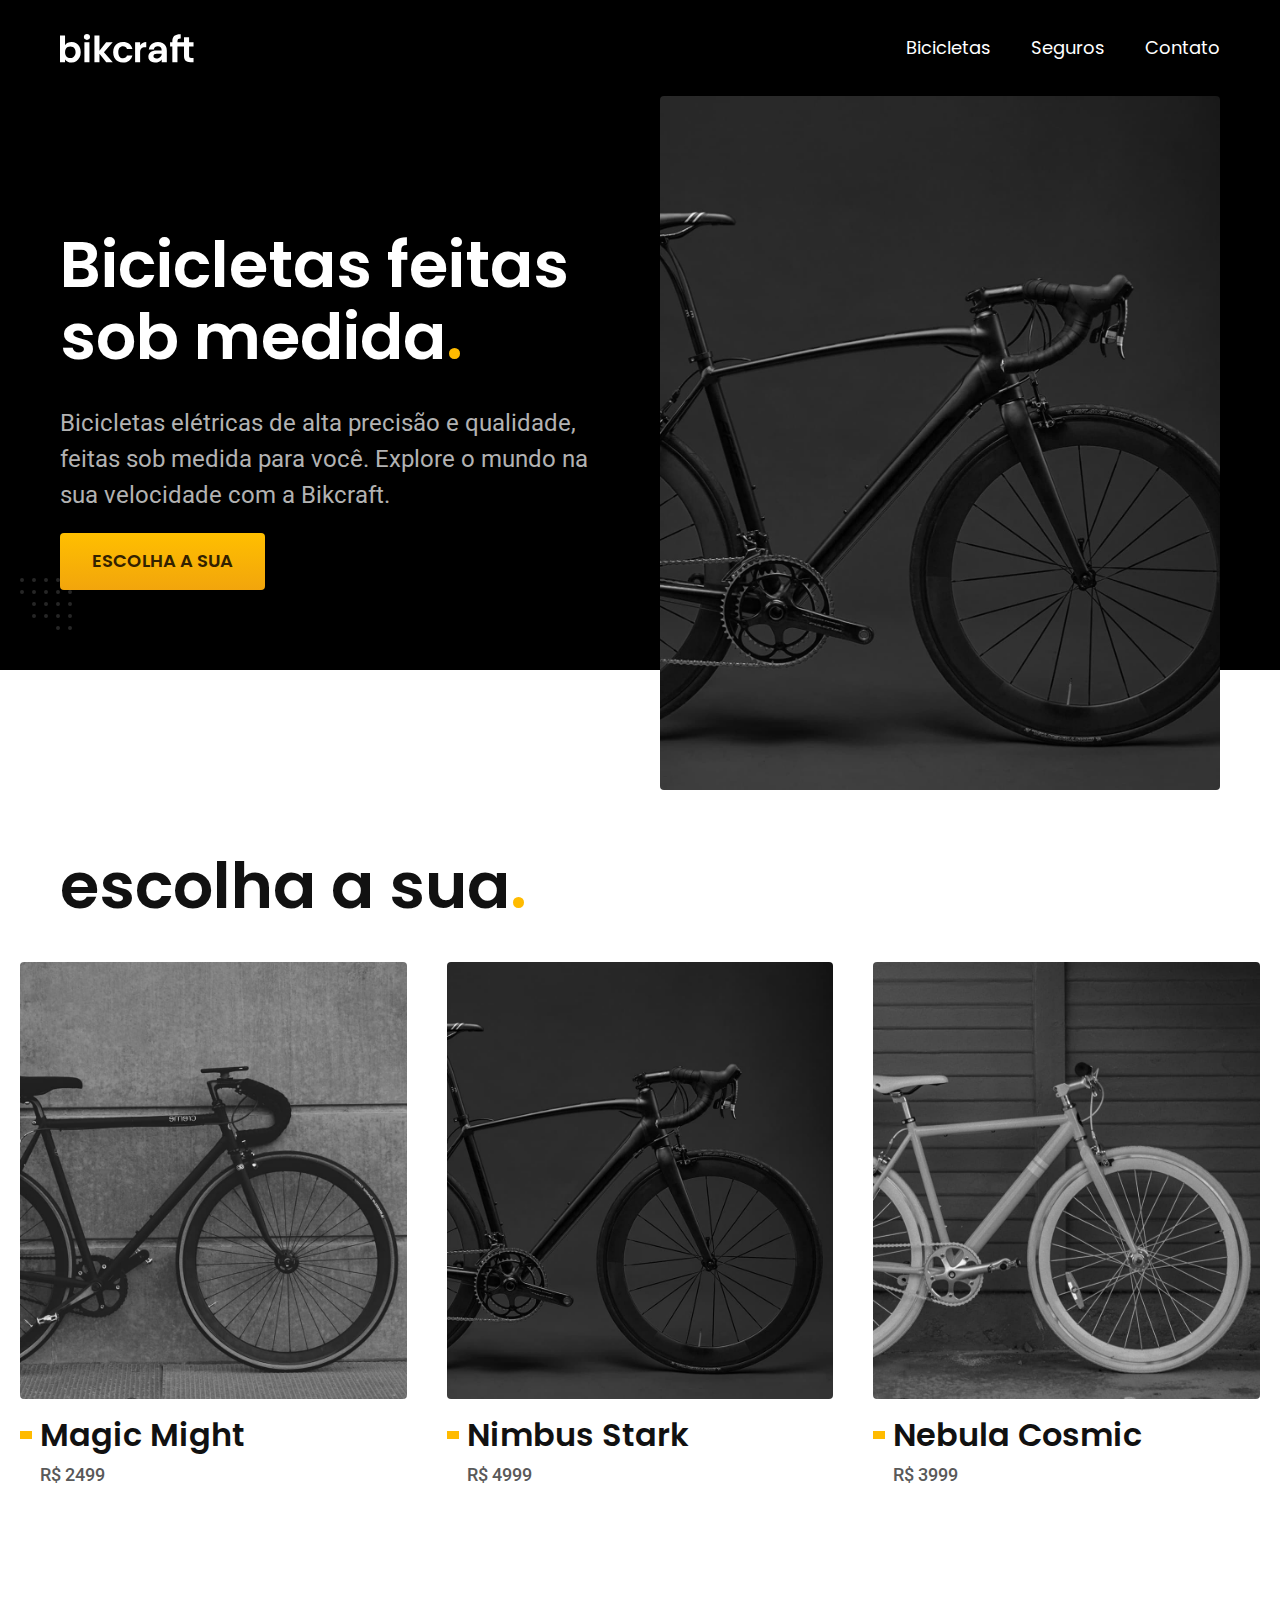
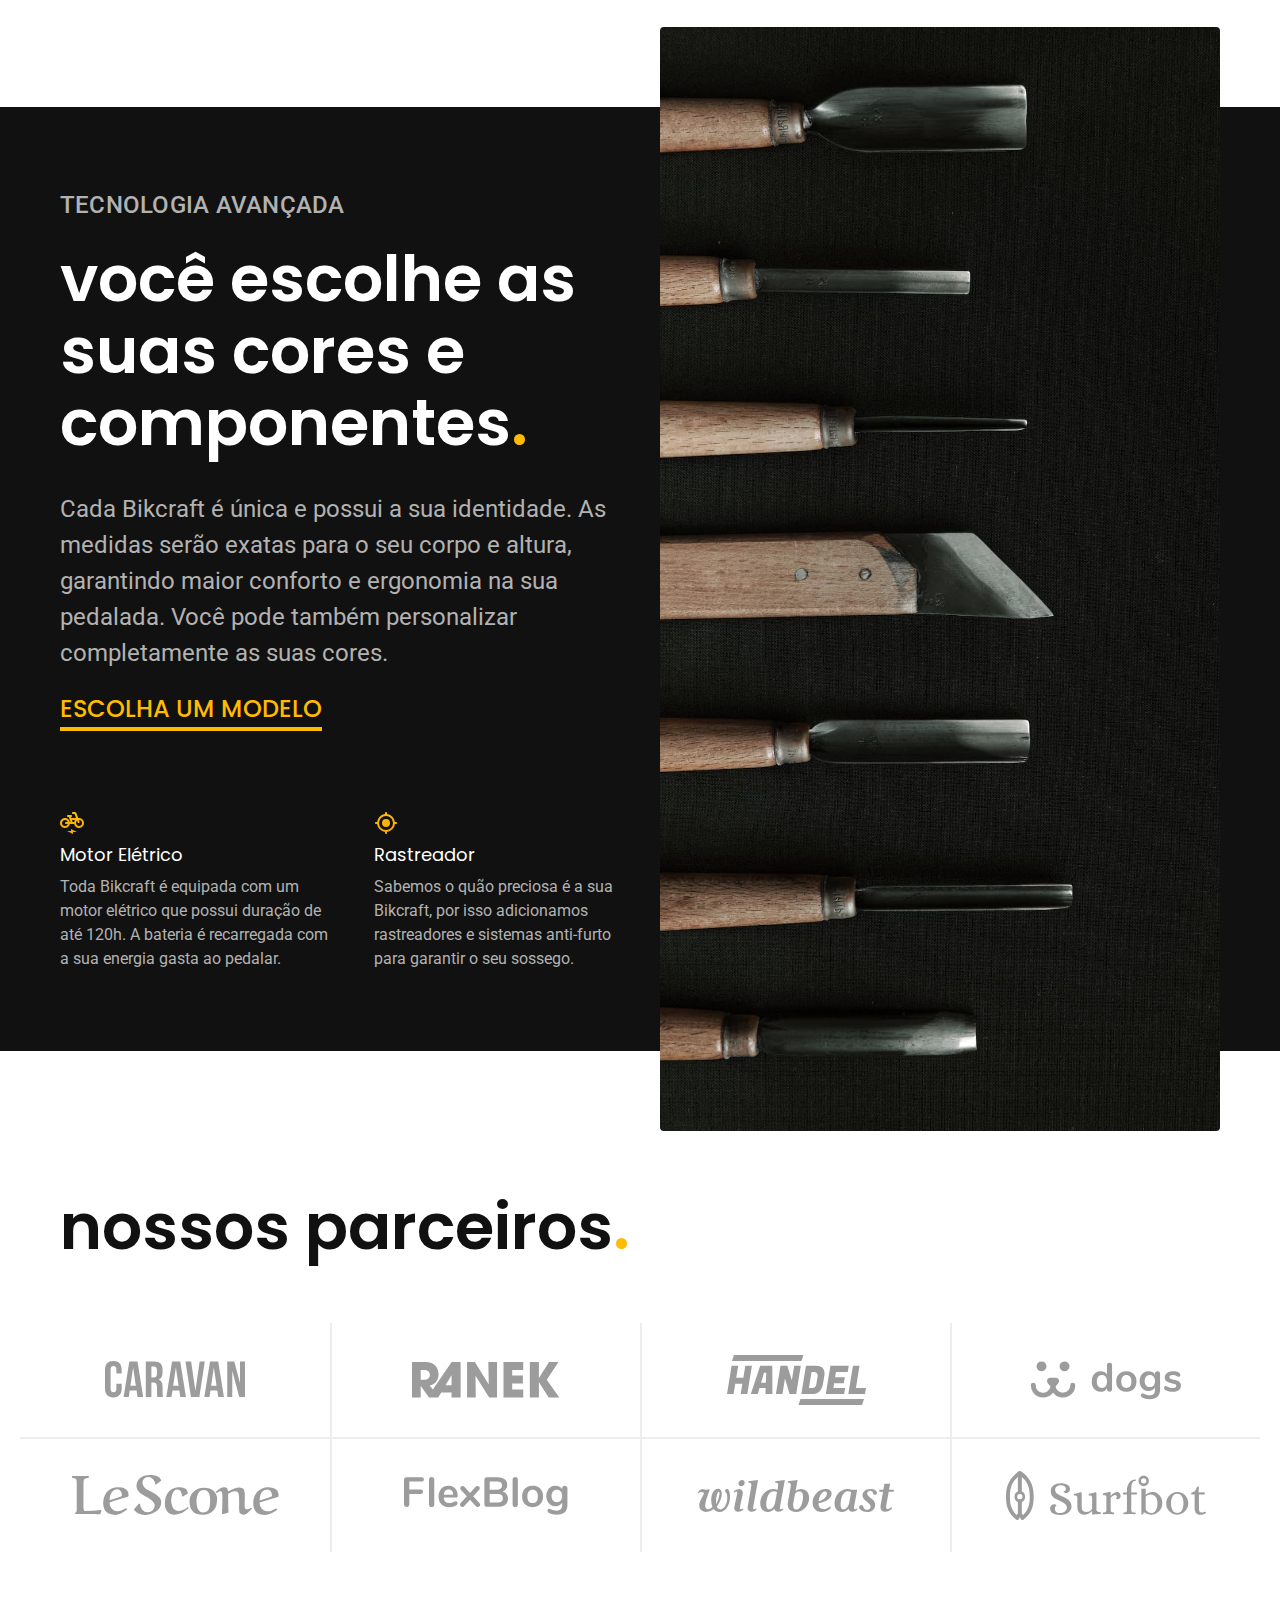
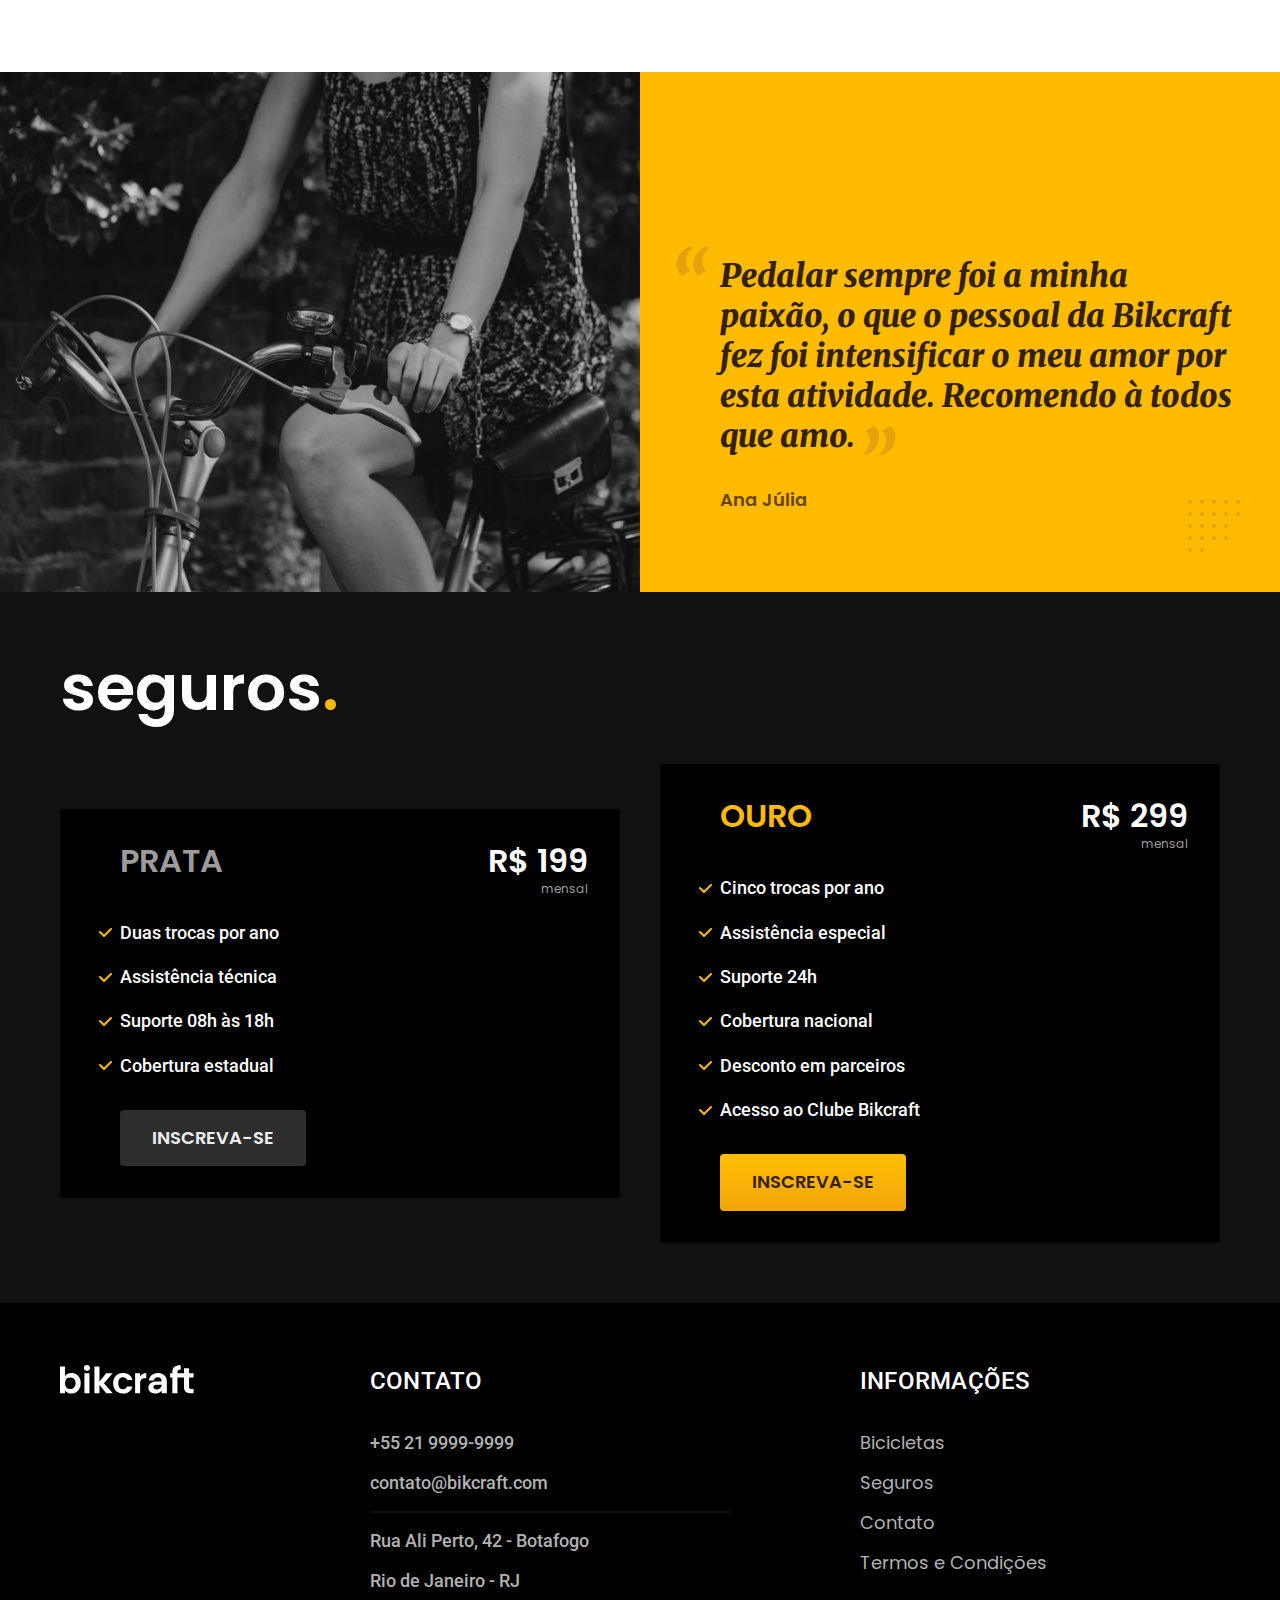
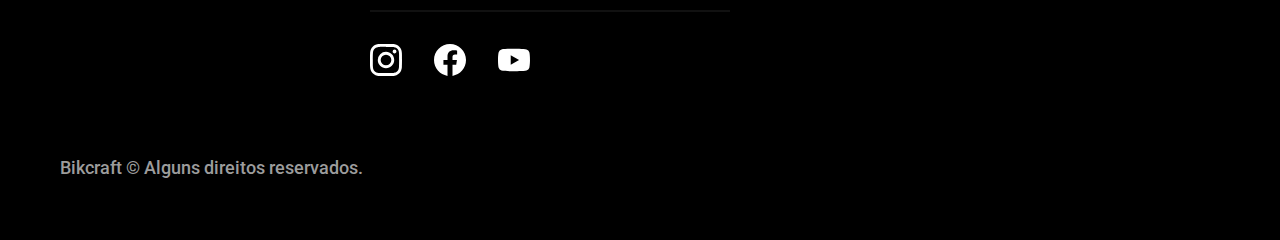
<file: index.html>
<!DOCTYPE html>
<html lang="pt-br">

<head>
  <meta charset="UTF-8">
  <meta name="viewport" content="width=device-width, initial-scale=1.0">
  <title>Bikcraft - Bicicletas Elétricas</title>
  <meta name="description" content="Bicicletas elétricas de alta precisão e qualidade, feitas sob medida para você. Explore o mundo na sua velocidade com a Bikcraft.">

  <link rel="icon" href="./favicon.svg" type="image/svg+xml">
  <link rel="preload" href="./css/style.min.css" as="style">
  <link rel="stylesheet" href="./css/style.min.css">
  <script>document.documentElement.classList.add('js');</script>

  <link rel="preconnect" href="https://fonts.googleapis.com">
  <link rel="preconnect" href="https://fonts.gstatic.com" crossorigin>
  <link href="https://fonts.googleapis.com/css2?family=Merriweather:ital,opsz,wght@1,18..144,900&family=Poppins:wght@400;600&family=Roboto:ital,wdth,wght@0,75..100,100..900;1,75..100,100..900&display=swap" rel="stylesheet">
</head>

<body>
  <header class="header-bg">
    <div class="header container">
      <a href="./">
        <img src="./img/bikcraft.svg" width="136" height="32" alt="Bikcraft">
      </a>
      <nav aria-label="primaria">
        <ul class="header-menu font-1-m cor-0">
          <li><a href="./bicicletas.html">Bicicletas</a></li>
          <li><a href="./seguros.html">Seguros</a></li>
          <li><a href="./contato.html">Contato</a></li>
        </ul>
      </nav>
    </div>
  </header>
  <main class="introducao-bg">
    <div class="introducao container">
      <div class="introducao-conteudo">
        <h1 class="font-1-xxl cor-0 fadeInDown" data-anime="200">Bicicletas feitas sob medida<span class="cor-p1">.</span></h1>
        <p class="font-2-l cor-5 fadeInDown" data-anime="400">Bicicletas elétricas de alta precisão e qualidade, feitas sob medida para você. Explore o mundo na sua velocidade com a Bikcraft.</p>
        <a class="botao" data-anime="600" href="./bicicletas.html">Escolha a sua</a>
      </div>
      <picture data-anime="800" class="fadeInDown">
        <source media="(max-width: 800px)" srcset="./img/bicicletas/nimbus.jpg">
        <img src="./img/fotos/introducao.jpg" width="1280" height="1585" alt="Bicicleta elétrica preta">
      </picture>
    </div>
  </main>

  <article class="bicicletas-lista">
    <h2 class="container font-1-xxl">escolha a sua<span class="cor-p1">.</span></h2>
    <ul>
      <li>
        <a href="./bicicletas/magic.html">
          <img src="./img/bicicletas/magic-home.jpg" width="920" height="1040" alt="Bicicleta preta">
          <h3 class="font-1-xl">Magic Might</h3>
          <span class="font-2-m cor-8">R$ 2499</span>
        </a>
      </li>
      <li>
        <a href="./bicicletas/nimbus.html">
          <img src="./img/bicicletas/nimbus-home.jpg" width="920" height="1040" alt="Bicicleta preta">
          <h3 class="font-1-xl">Nimbus Stark</h3>
          <span class="font-2-m cor-8">R$ 4999</span>
        </a>
      </li>
      <li>
        <a href="./bicicletas/nebula.html">
          <img src="./img/bicicletas/nebula-home.jpg" width="920" height="1040" alt="Bicicleta preta">
          <h3 class="font-1-xl">Nebula Cosmic</h3>
          <span class="font-2-m cor-8">R$ 3999</span>
        </a>
      </li>
    </ul>
  </article>

  <article class="tecnologia-bg">
    <div class="tecnologia container">
      <div class="tecnologia-conteudo">
        <span class="font-2-l-b cor-5">Tecnologia Avançada</span>
        <h2 class="font-1-xxl cor-0">você escolhe as suas cores e componentes<span class="cor-p1">.</span></h2>
        <p class="font-2-l cor-5">Cada Bikcraft é única e possui a sua identidade. As medidas serão exatas para o seu corpo e altura, garantindo maior conforto e ergonomia na sua pedalada. Você pode também personalizar completamente as suas cores.</p>
        <a class="link" href="./bicicletas.html">Escolha um modelo</a>
        <div class="tecnologia-vantagens">
          <div>
            <img src="./img/icones/eletrica.svg" width="24" height="24" alt="">
            <h3 class="font-1-m cor-0">Motor Elétrico</h3>
            <p class="font-2-s cor-5">Toda Bikcraft é equipada com um motor elétrico que possui duração de até 120h. A bateria é recarregada com a sua energia gasta ao pedalar.</p>
          </div>
          <div>
            <img src="./img/icones/rastreador.svg" width="24" height="24" alt="">
            <h3 class="font-1-m cor-0">Rastreador</h3>
            <p class="font-2-s cor-5">Sabemos o quão preciosa é a sua Bikcraft, por isso adicionamos rastreadores e sistemas anti-furto para garantir o seu sossego.</p>
          </div>
        </div>
      </div>
      <div class="tecnologia-img">
        <img src="./img/fotos/tecnologia.jpg" width="1200" height="1900" alt="">
      </div>
    </div>
  </article>
  <section class="parceiros" aria-label="Nossos Parceiros">
    <h2 class="container font-1-xxl">nossos parceiros<span class="cor-p1">.</span></h2>
    <ul>
      <li><img src="./img/parceiros/caravan.svg" width="140" height="38" alt="caravan"></li>
      <li><img src="./img/parceiros/ranek.svg" width="148" height="36" alt="ranek"></li>
      <li><img src="./img/parceiros/handel.svg" width="139" height="50" alt="handel"></li>
      <li><img src="./img/parceiros/dogs.svg" width="152" height="39" alt="dogs"></li>
      <li><img src="./img/parceiros/lescone.svg" width="208" height="41" alt="lescone"></li>
      <li><img src="./img/parceiros/flexblog.svg" width="164" height="38" alt="flexblog"></li>
      <li><img src="./img/parceiros/wildbeast.svg" width="196" height="34" alt="wildbeast"></li>
      <li><img src="./img/parceiros/surfbot.svg" width="200" height="49" alt="surfbot"></li>
    </ul>
  </section>
  <section class="depoimento" aria-label="Depoimento">
    <div>
      <img src="./img/fotos/depoimento.jpg" width="1560" height="1360" alt="Pessoa pedalando uma bicicleta Bikcraft">
    </div>
    <div class="depoimento-conteudo">
      <blockquote class="font-1-xl cor-p5">
        <p>Pedalar sempre foi a minha paixão, o que o pessoal da Bikcraft fez foi intensificar o meu amor por esta atividade. Recomendo à todos que amo.</p>
      </blockquote>
      <span class="font-1-m-b cor-p4">Ana Júlia</span>
    </div>
  </section>
  <article class="seguros-bg">
    <div class="seguros container">
      <h2 class="font-1-xxl cor-0">seguros<span class="cor-p1">.</span></h2>
      <div class="seguros-item">
        <h3 class="font-1-xl cor-6">PRATA</h3>
        <span class="font-1-xl cor-0">R$ 199<span class="font-1-xs cor-6">mensal</span></span>
        <ul class="font-2-m cor-0">
          <li>Duas trocas por ano</li>
          <li>Assistência técnica</li>
          <li>Suporte 08h às 18h</li>
          <li>Cobertura estadual</li>
        </ul>
        <a class="botao secundario" href="./orcamento.html?tipo=seguro&produto=prata">Inscreva-se</a>
      </div>
      <div class="seguros-item">
        <h3 class="font-1-xl cor-p1">OURO</h3>
        <span class="font-1-xl cor-0">R$ 299<span class="font-1-xs cor-6">mensal</span></span>
        <ul class="font-2-m cor-0">
          <li>Cinco trocas por ano</li>
          <li>Assistência especial</li>
          <li>Suporte 24h</li>
          <li>Cobertura nacional</li>
          <li>Desconto em parceiros</li>
          <li>Acesso ao Clube Bikcraft</li>
        </ul>
        <a class="botao" href="./orcamento.html?tipo=seguro&produto=ouro">Inscreva-se</a>
      </div>
    </div>
  </article>
  <footer class="footer-bg">
    <div class="footer container">
      <img src="./img/bikcraft.svg" width="136" height="32" alt="Bikcraft">
      <div class="footer-contato">
        <h3 class="font-2-l-b cor-0">Contato</h3>
        <ul class="font-2-m cor-5">
          <li><a href="tel:+552199999999">+55 21 9999-9999</a></li>
          <li><a href="mailto:contato@bikcraft.com">contato@bikcraft.com</a></li>
          <li>Rua Ali Perto, 42 - Botafogo</li>
          <li>Rio de Janeiro - RJ</li>
        </ul>
        <div class="footer-redes">
          <a href="./">
            <img src="./img/redes/instagram.svg" width="32" height="32" alt="Instagram">
          </a>
          <a href="./">
            <img src="./img/redes/facebook.svg" width="32" height="32" alt="Facebook">
          </a>
          <a href="./">
            <img src="./img/redes/youtube.svg" width="32" height="32" alt="YouTube">
          </a>
        </div>
      </div>
      <div class="footer-informacoes">
        <h3 class="font-2-l-b cor-0">Informações</h3>
        <nav>
          <ul class="font-1-m cor-5">
            <li><a href="./bicicletas.html">Bicicletas</a></li>
            <li><a href="./seguros.html">Seguros</a></li>
            <li><a href="./contato.html">Contato</a></li>
            <li><a href="./termos.html">Termos e Condições</a></li>
          </ul>
        </nav>
      </div>
      <p class="footer-copy font-2-m cor-6">Bikcraft © Alguns direitos reservados.</p>
    </div>
  </footer>
  <script src="./js/plugins/simple-anime.js"></script>
  <script src="./js/script.js"></script>
</body>

</html>
</file>
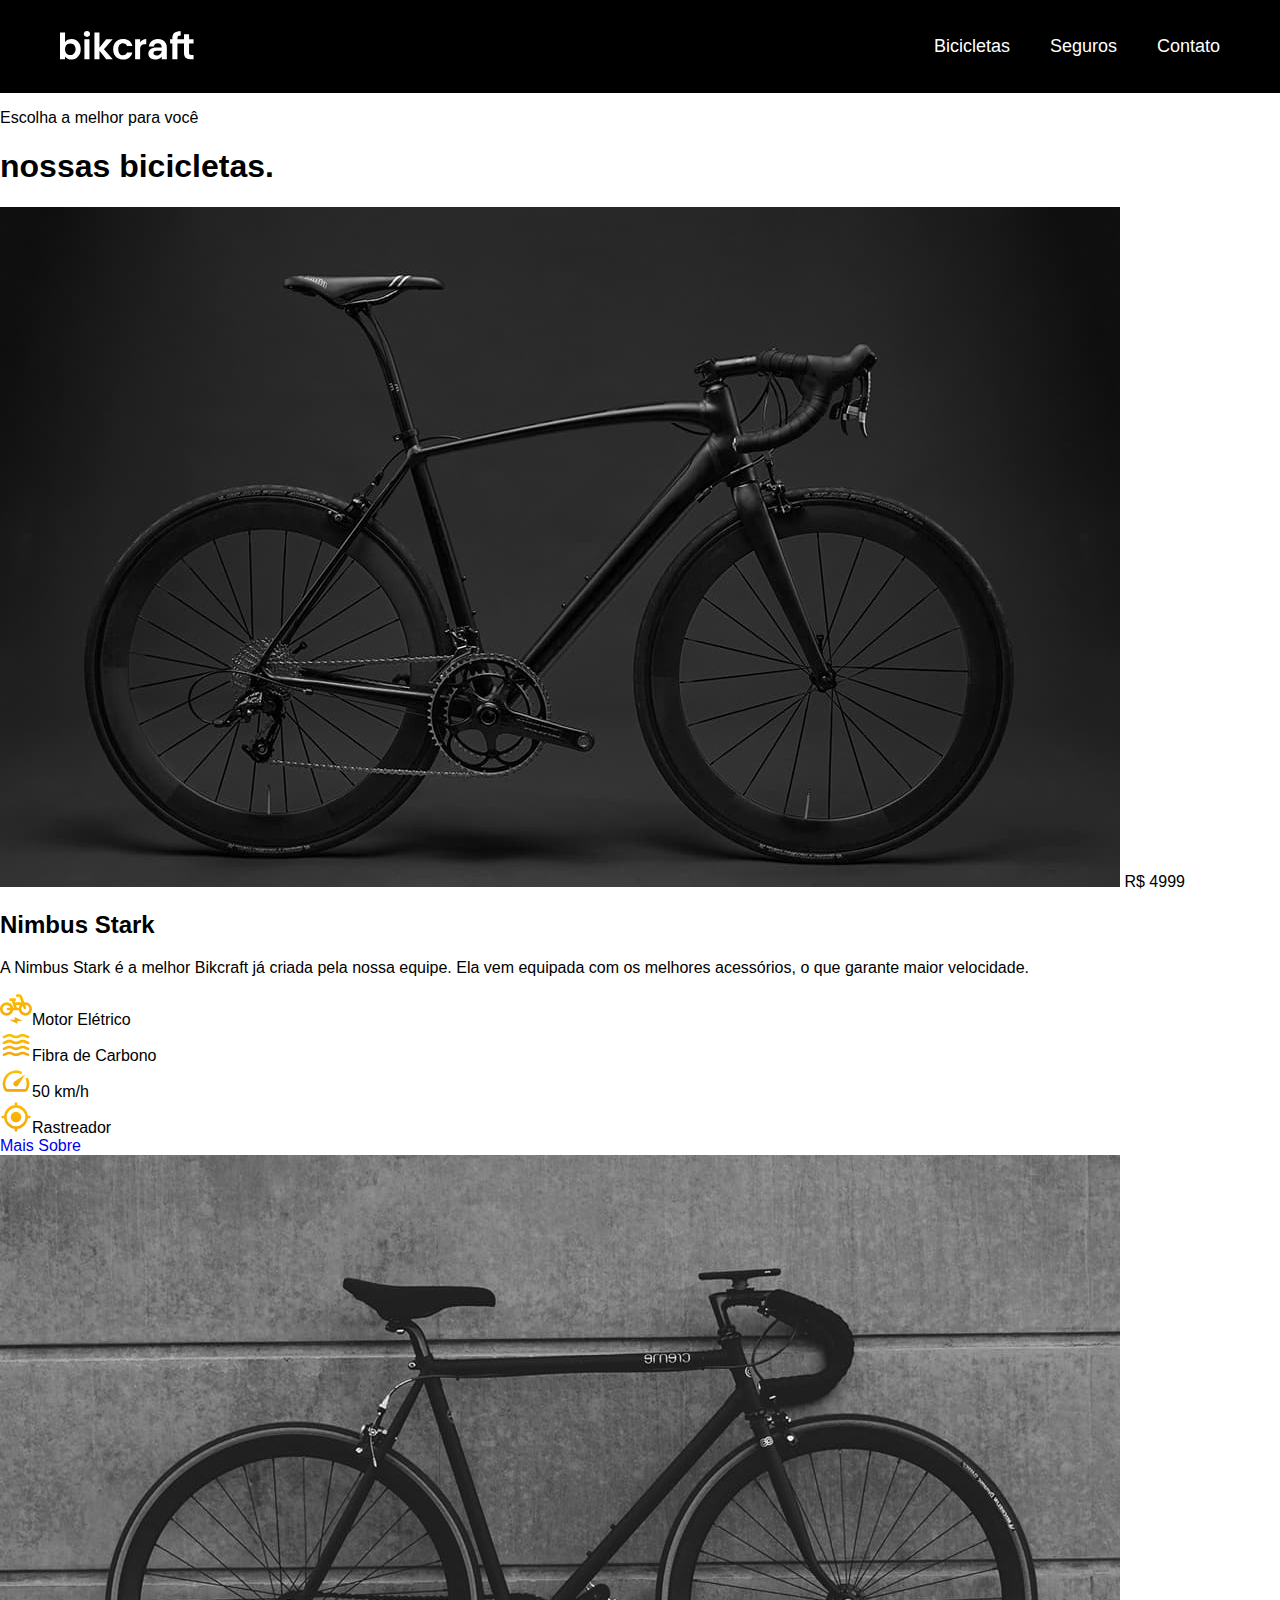
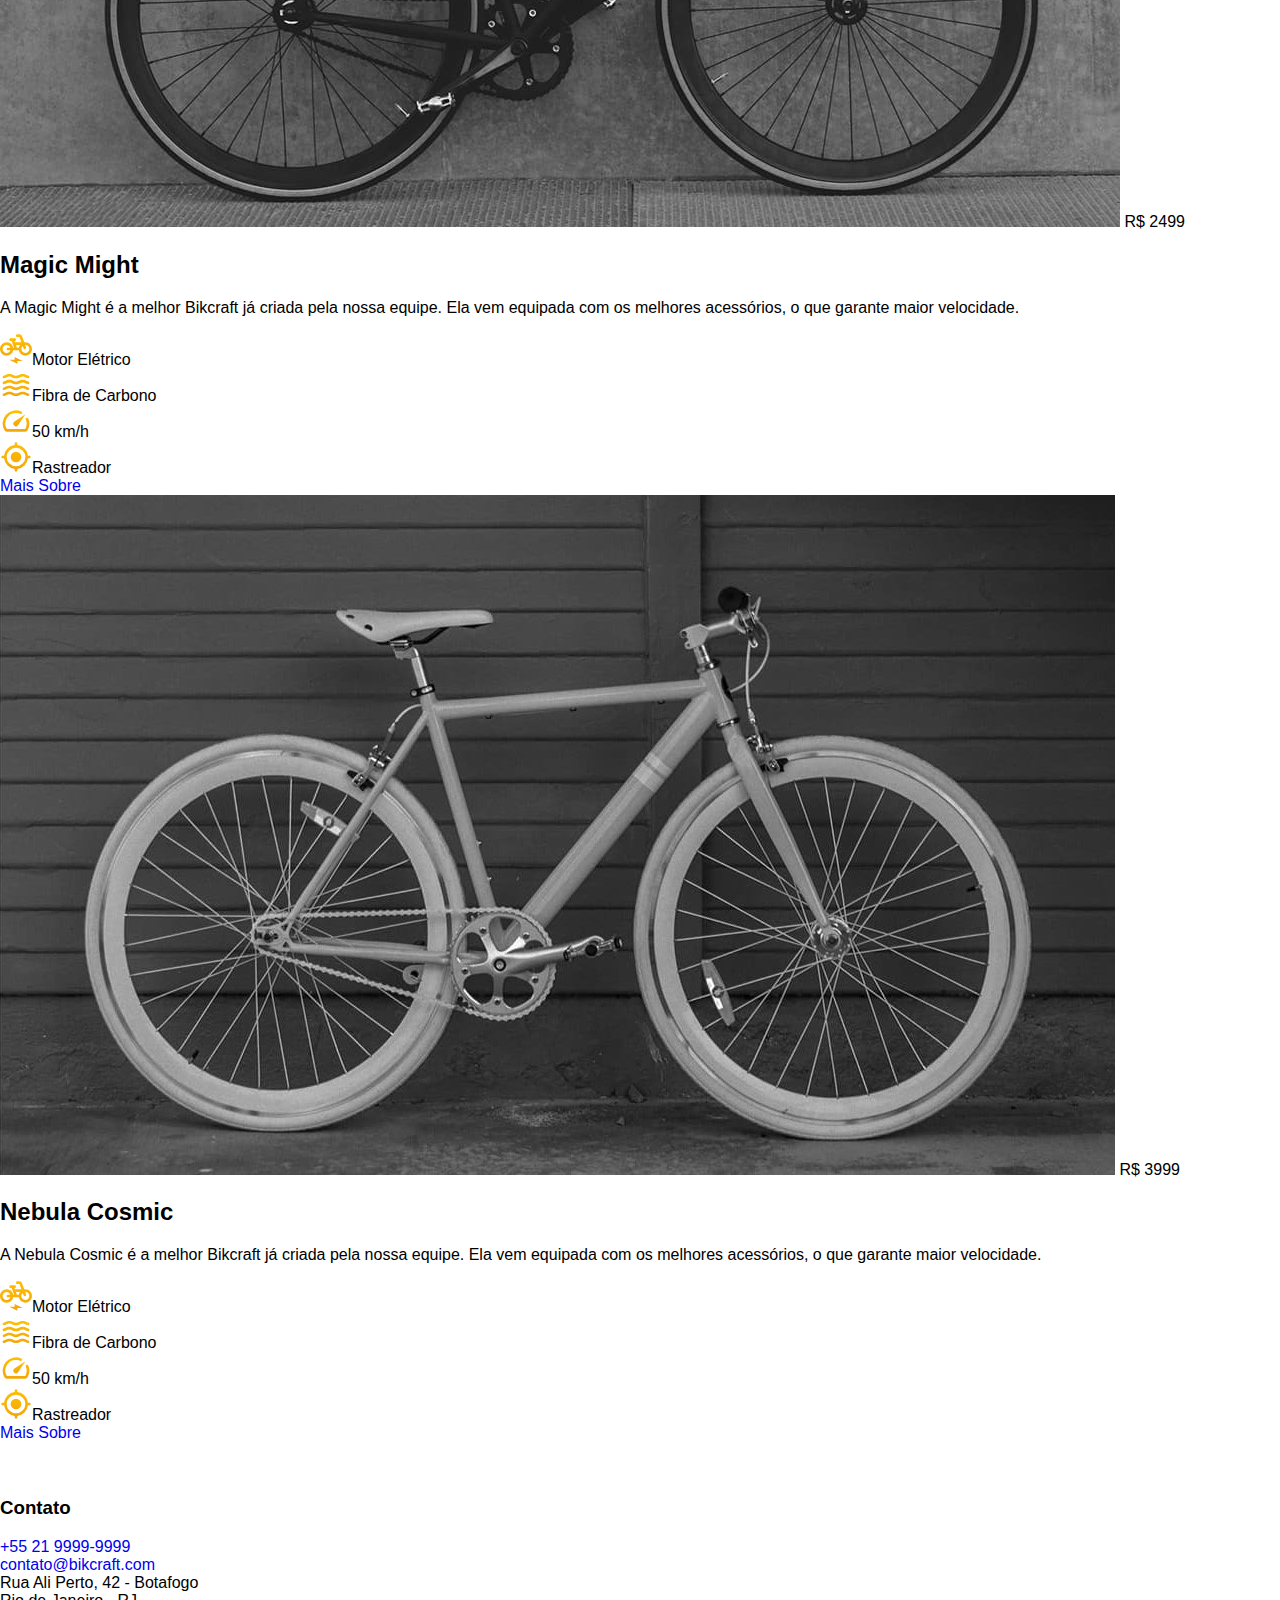
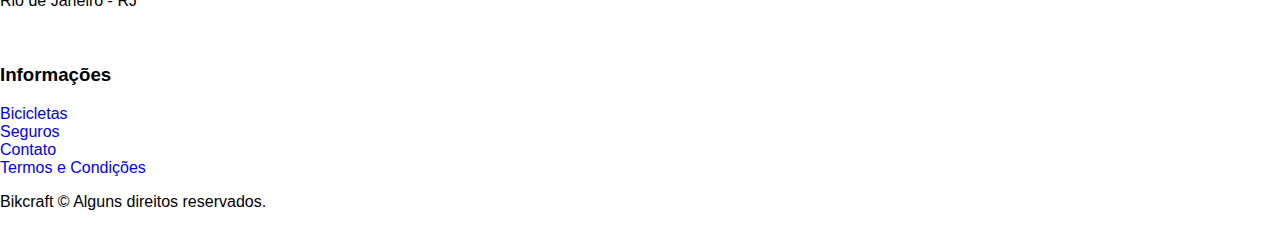
<file: bicicletas.html>
<!DOCTYPE html>
<html lang="pt-br">

<head>
  <meta charset="UTF-8">
  <meta name="viewport" content="width=device-width, initial-scale=1.0">
  <title>Bicicletas | Bikcraft - Bicicletas Elétricas</title>
  <meta name="description" content="Bicicletas">
  <link rel="stylesheet" href="./css/style.css">
  <link rel="preconnect" href="https://fonts.googleapis.com">
  <link rel="preconnect" href="https://fonts.gstatic.com" crossorigin>
  <link href="https://fonts.googleapis.com/css2?family=Merriweather:ital,opsz,wght@1,18..144,900&family=Poppins:wght@400;600&family=Roboto:ital,wdth,wght@0,75..100,100..900;1,75..100,100..900&display=swap" rel="stylesheet">
</head>

<body id="bicicletas">
  <header class="header-bg">
    <div class="header container">
      <a href="./">
        <img src="./img/bikcraft.svg" alt="Bikcraft">
      </a>
      <nav aria-label="primaria">
        <ul class="header-menu font-1-m cor-0">
          <li><a href="./bicicletas.html">Bicicletas</a></li>
          <li><a href="./seguros.html">Seguros</a></li>
          <li><a href="./contato.html">Contato</a></li>
        </ul>
      </nav>
    </div>
  </header>
  <main>
    <div class="titulo-bg">
      <div class="titulo container">
        <p class="font-2-l-b cor-5">Escolha a melhor para você</p>
        <h1 class="font-1-xxl cor-0">nossas bicicletas<span class="cor-p1">.</span></h1>
      </div>
    </div>
    <div class="bicicletas container">
      <div class="bicicletas-img">
        <img src="./img/bicicletas/nimbus.jpg" alt="Bicicleta preta">
        <span class="font-2-m cor-0">R$ 4999</span>
      </div>
      <div class="bicicletas-conteudo">
        <h2 class="font-1-xl">Nimbus Stark</h2>
        <p class="font-2-s cor-8">A Nimbus Stark é a melhor Bikcraft já criada pela nossa equipe. Ela vem equipada com os melhores acessórios, o que garante maior velocidade.</p>
        <ul class="font-2-m cor-8">
          <li><img src="./img/icones/eletrica.svg" alt="">Motor Elétrico</li>
          <li><img src="./img/icones/carbono.svg" alt="">Fibra de Carbono</li>
          <li><img src="./img/icones/velocidade.svg" alt="">50 km/h</li>
          <li><img src="./img/icones/rastreador.svg" alt="">Rastreador</li>
        </ul>
        <a class="botao seta" href="./bicicletas/nimbus.html">Mais Sobre</a>
      </div>
    </div>

    <div class="bicicletas-bg">
      <div class="bicicletas container">
        <div class="bicicletas-img">
          <img src="./img/bicicletas/magic.jpg" alt="Bicicleta preta">
          <span class="font-2-m cor-0">R$ 2499</span>
        </div>
        <div class="bicicletas-conteudo">
          <h2 class="font-1-xl cor-0">Magic Might</h2>
          <p class="font-2-s cor-5">A Magic Might é a melhor Bikcraft já criada pela nossa equipe. Ela vem equipada com os melhores acessórios, o que garante maior velocidade.</p>
          <ul class="font-2-m cor-5">
            <li><img src="./img/icones/eletrica.svg" alt="">Motor Elétrico</li>
            <li><img src="./img/icones/carbono.svg" alt="">Fibra de Carbono</li>
            <li><img src="./img/icones/velocidade.svg" alt="">50 km/h</li>
            <li><img src="./img/icones/rastreador.svg" alt="">Rastreador</li>
          </ul>
          <a class="botao seta" href="./bicicletas/magic.html">Mais Sobre</a>
        </div>
      </div>
    </div>

    <div class="bicicletas container">
      <div class="bicicletas-img">
        <img src="./img/bicicletas/nebula.jpg" alt="Bicicleta branca">
        <span class="font-2-m cor-0">R$ 3999</span>
      </div>
      <div class="bicicletas-conteudo">
        <h2 class="font-1-xl">Nebula Cosmic</h2>
        <p class="font-2-s cor-8">A Nebula Cosmic é a melhor Bikcraft já criada pela nossa equipe. Ela vem equipada com os melhores acessórios, o que garante maior velocidade.</p>
        <ul class="font-2-m cor-8">
          <li><img src="./img/icones/eletrica.svg" alt="">Motor Elétrico</li>
          <li><img src="./img/icones/carbono.svg" alt="">Fibra de Carbono</li>
          <li><img src="./img/icones/velocidade.svg" alt="">50 km/h</li>
          <li><img src="./img/icones/rastreador.svg" alt="">Rastreador</li>
        </ul>
        <a class="botao seta" href="./bicicletas/nebula.html">Mais Sobre</a>
      </div>
    </div>

  </main>
  <footer class="footer-bg">
    <div class="footer container">
      <img src="./img/bikcraft.svg" alt="Bikcraft">
      <div class="footer-contato">
        <h3 class="font-2-l-b cor-0">Contato</h3>
        <ul class="font-2-m cor-5">
          <li><a href="tel:+552199999999">+55 21 9999-9999</a></li>
          <li><a href="mailto:contato@bikcraft.com">contato@bikcraft.com</a></li>
          <li>Rua Ali Perto, 42 - Botafogo</li>
          <li>Rio de Janeiro - RJ</li>
        </ul>
        <div class="footer-redes">
          <a href="./">
            <img src="./img/redes/instagram.svg" alt="Instagram">
          </a>
          <a href="./">
            <img src="./img/redes/facebook.svg" alt="Facebook">
          </a>
          <a href="./">
            <img src="./img/redes/youtube.svg" alt="YouTube">
          </a>
        </div>
      </div>
      <div class="footer-informacoes">
        <h3 class="font-2-l-b cor-0">Informações</h3>
        <nav>
          <ul class="font-1-m cor-5">
            <li><a href="./bicicletas.html">Bicicletas</a></li>
            <li><a href="./seguros.html">Seguros</a></li>
            <li><a href="./contato.html">Contato</a></li>
            <li><a href="./termos.html">Termos e Condições</a></li>
          </ul>
        </nav>
      </div>
      <p class="footer-copy font-2-m cor-6">Bikcraft © Alguns direitos reservados.</p>
    </div>
  </footer>
</body>

</html>
</file>
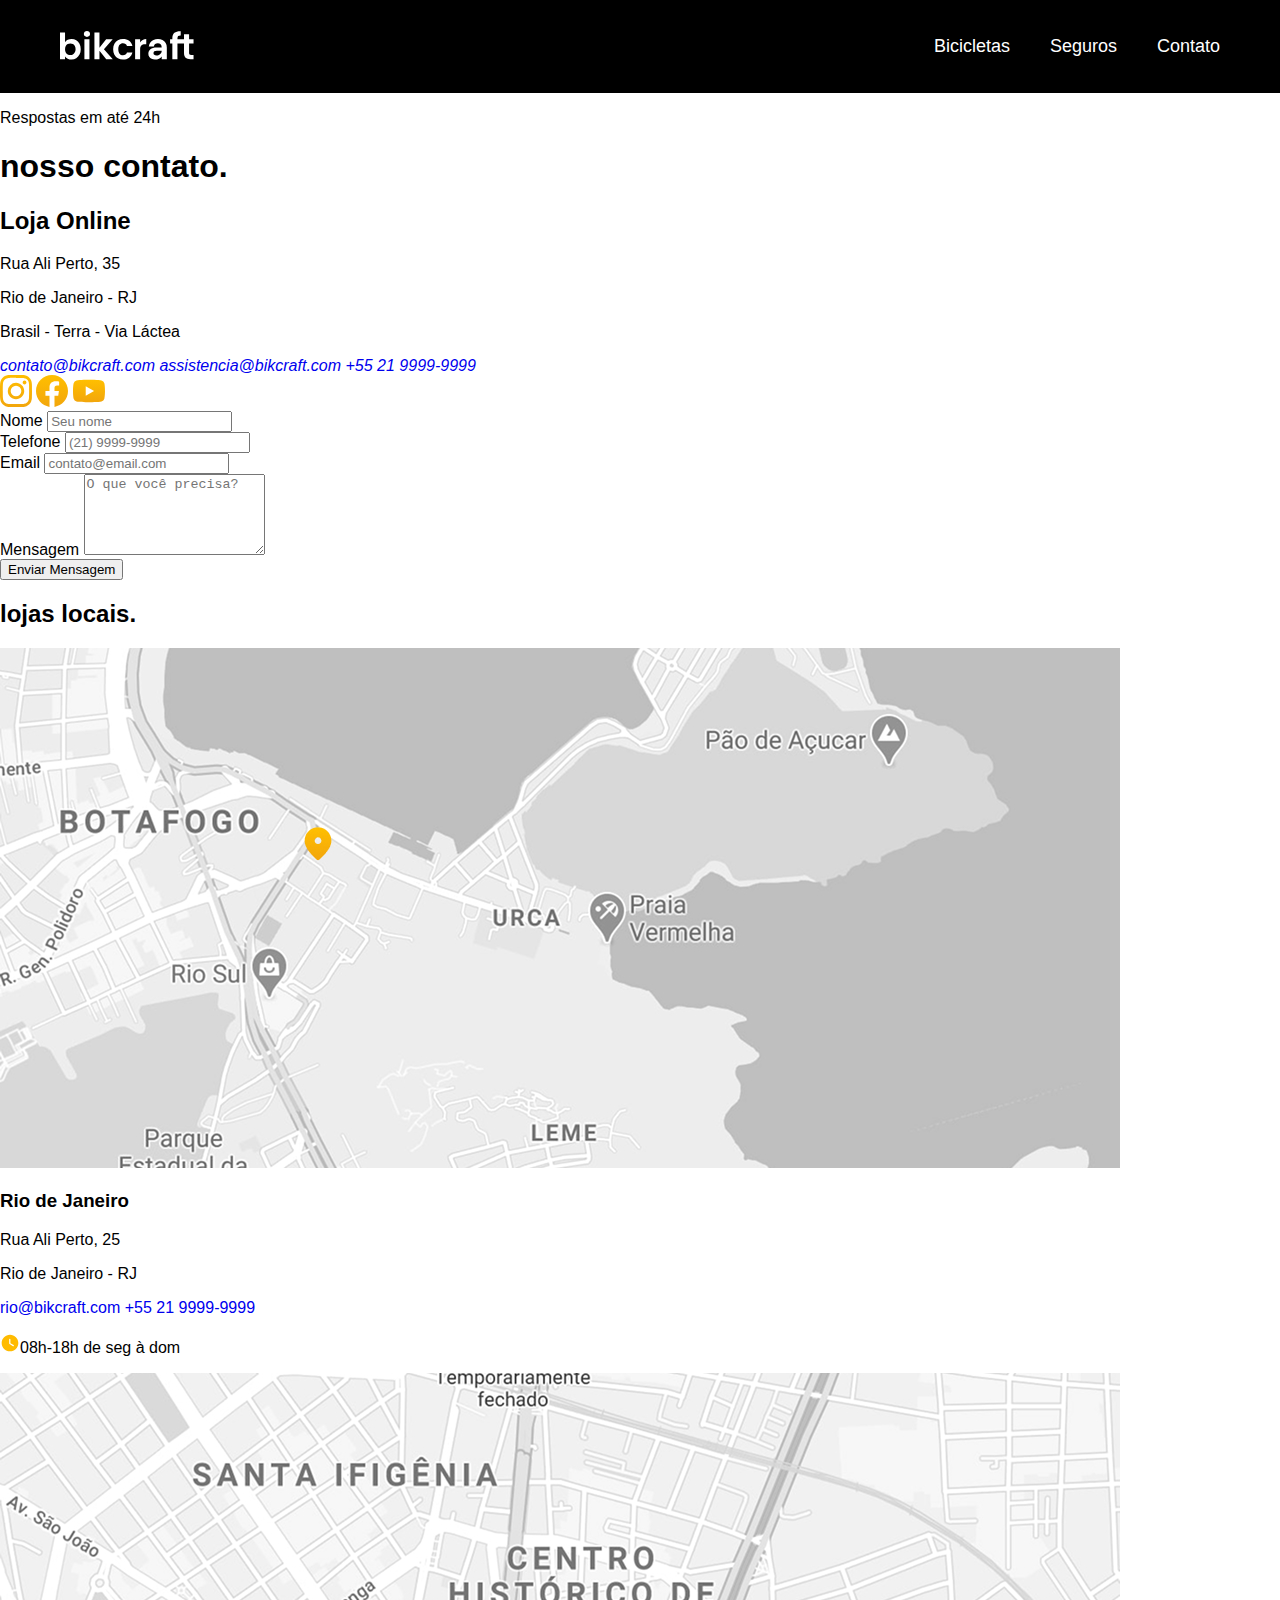
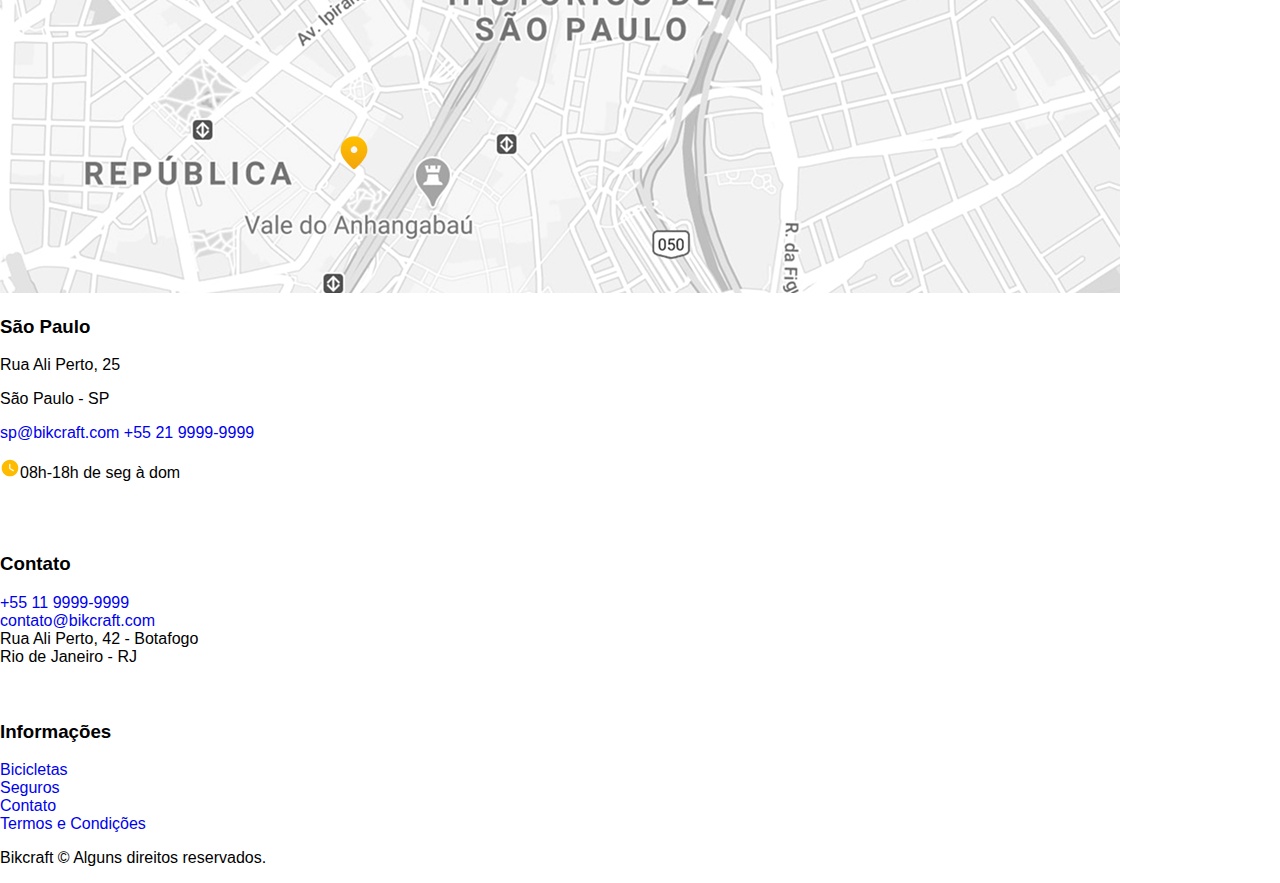
<file: contato.html>
<!DOCTYPE html>
<html lang="pt-br">

<head>
  <meta charset="UTF-8">
  <meta name="viewport" content="width=device-width, initial-scale=1.0">
  <title>Contato | Bikcraft - Bicicletas Elétricas</title>
  <meta name="description" content="Contato">
  <link rel="preload" href="./css/style.css" as="style">
  <link rel="stylesheet" href="./css/style.css">
  <link rel="preconnect" href="https://fonts.googleapis.com">
  <link rel="preconnect" href="https://fonts.gstatic.com" crossorigin>
  <link href="https://fonts.googleapis.com/css2?family=Merriweather:ital,opsz,wght@1,18..144,900&family=Poppins:wght@400;600&family=Roboto:ital,wdth,wght@0,75..100,100..900;1,75..100,100..900&display=swap" rel="stylesheet">
</head>

<body id="contato">
  <header class="header-bg">
    <div class="header container">
      <a href="./">
        <img src="./img/bikcraft.svg" width="136" height="32" alt="Bikcraft">
      </a>
      <nav aria-label="primaria">
        <ul class="header-menu font-1-m cor-0">
          <li><a href="./bicicletas.html">Bicicletas</a></li>
          <li><a href="./seguros.html">Seguros</a></li>
          <li><a href="./contato.html">Contato</a></li>
        </ul>
      </nav>
    </div>
  </header>
  <main>
    <div class="titulo-bg">
      <div class="titulo container">
        <p class="font-2-l-b cor-5">Respostas em até 24h</p>
        <h1 class="font-1-xxl cor-0">nosso contato<span class="cor-p1">.</span></h1>
      </div>
    </div>
    <div class="contato container">
      <section class="contato-dados" aria-label="Endereço">
        <h2 class="font-1-m cor-0">Loja Online</h2>
        <div class="contato-endereco font-2-s cor-4">
          <p>Rua Ali Perto, 35</p>
          <p>Rio de Janeiro - RJ</p>
          <p>Brasil - Terra - Via Láctea</p>
        </div>
        <address class="contato-meios font-2-s cor-4">
          <a href="mailto:contato@bikcraft.com">contato@bikcraft.com</a>
          <a href="mailto:assistencia@bikcraft.com">assistencia@bikcraft.com</a>
          <a href="tel:+552199999999">+55 21 9999-9999</a>
        </address>
        <div class="contato-redes">
          <a href="./">
            <img src="./img/redes/instagram-p.svg" width="32" height="32" alt="Instagram">
          </a>
          <a href="./">
            <img src="./img/redes/facebook-p.svg" width="32" height="32" alt="Facebook">
          </a>
          <a href="./">
            <img src="./img/redes/youtube-p.svg" width="32" height="32" alt="YouTube">
          </a>
        </div>
      </section>
      <section class="contato-formulario" aria-label="Formulário">
        <form class="form" action="./contato.html">
          <div>
            <label for="nome">Nome</label>
            <input type="text" id="nome" name="nome" placeholder="Seu nome">
          </div>
          <div>
            <label for="telefone">Telefone</label>
            <input type="text" id="telefone" name="telefone" placeholder="(21) 9999-9999">
          </div>
          <div class="col-2">
            <label for="email">Email</label>
            <input type="email" id="email" name="email" placeholder="contato@email.com">
          </div>
          <div class="col-2">
            <label for="mensagem">Mensagem</label>
            <textarea rows="5" id="mensagem" name="mensagem" placeholder="O que você precisa?"></textarea>
          </div>
          <button class="botao col-2">Enviar Mensagem</button>
        </form>
      </section>
    </div>
  </main>
  <article class="lojas container">
    <h2 class="font-1-xxl">lojas locais<span class="cor-p1">.</span></h2>
    <div class="lojas-item">
      <img src="./img/lojas/rj.jpg" width="1120" height="520" alt="mapa marcando endereço em Rua Ali Perto, 25 - Rio de Janeiro, RJ">
      <div class="lojas-conteudo">
        <h3 class="font-1-xl">Rio de Janeiro</h3>
        <div class="lojas-dados font-2-s cor-8">
          <p>Rua Ali Perto, 25</p>
          <p>Rio de Janeiro - RJ</p>
        </div>
        <div class="lojas-dados font-2-s cor-8">
          <a href="mailto:rio@bikcraft.com">rio@bikcraft.com</a>
          <a href="tel:+552199999999">+55 21 9999-9999</a>
        </div>
        <p class="lojas-tempo font-1-s"><img src="./img/icones/horario.svg" width="20" height="20" alt="">08h-18h de seg à dom</p>
      </div>
    </div>
    <div class="lojas-item">
      <img src="./img/lojas/sp.jpg" width="1120" height="520" alt="mapa marcando endereço em Rua Ali Perto, 25 - São Paulo, SP">
      <div class="lojas-conteudo">
        <h3 class="font-1-xl">São Paulo</h3>
        <div class="lojas-dados font-2-s cor-8">
          <p>Rua Ali Perto, 25</p>
          <p>São Paulo - SP</p>
        </div>
        <div class="lojas-dados font-2-s cor-8">
          <a href="mailto:sp@bikcraft.com">sp@bikcraft.com</a>
          <a href="tel:+552199999999">+55 21 9999-9999</a>
        </div>
        <p class="lojas-tempo font-1-s"><img src="./img/icones/horario.svg" width="20" height="20" alt="">08h-18h de seg à dom</p>
      </div>
    </div>
  </article>
  <footer class="footer-bg">
    <div class="footer container">
      <img src="./img/bikcraft.svg" width="136" height="32" alt="Bikcraft">
      <div class="footer-contato">
        <h3 class="font-2-l-b cor-0">Contato</h3>
        <ul class="font-2-m cor-5">
          <li><a href="tel:+551199999999">+55 11 9999-9999</a></li>
          <li><a href="mailto:contato@bikcraft.com">contato@bikcraft.com</a></li>
          <li>Rua Ali Perto, 42 - Botafogo</li>
          <li>Rio de Janeiro - RJ</li>
        </ul>
        <div class="footer-redes">
          <a href="./">
            <img src="./img/redes/instagram.svg" width="32" height="32" alt="Instagram">
          </a>
          <a href="./">
            <img src="./img/redes/facebook.svg" width="32" height="32" alt="Facebook">
          </a>
          <a href="./">
            <img src="./img/redes/youtube.svg" width="32" height="32" alt="YouTube">
          </a>
        </div>
      </div>
      <div class="footer-informacoes">
        <h3 class="font-2-l-b cor-0">Informações</h3>
        <nav>
          <ul class="font-1-m cor-5">
            <li><a href="./bicicletas.html">Bicicletas</a></li>
            <li><a href="./seguros.html">Seguros</a></li>
            <li><a href="./contato.html">Contato</a></li>
            <li><a href="./termos.html">Termos e Condições</a></li>
          </ul>
        </nav>
      </div>
      <p class="footer-copy font-2-m cor-6">Bikcraft © Alguns direitos reservados.</p>
    </div>
  </footer>
</body>

</html>
</file>
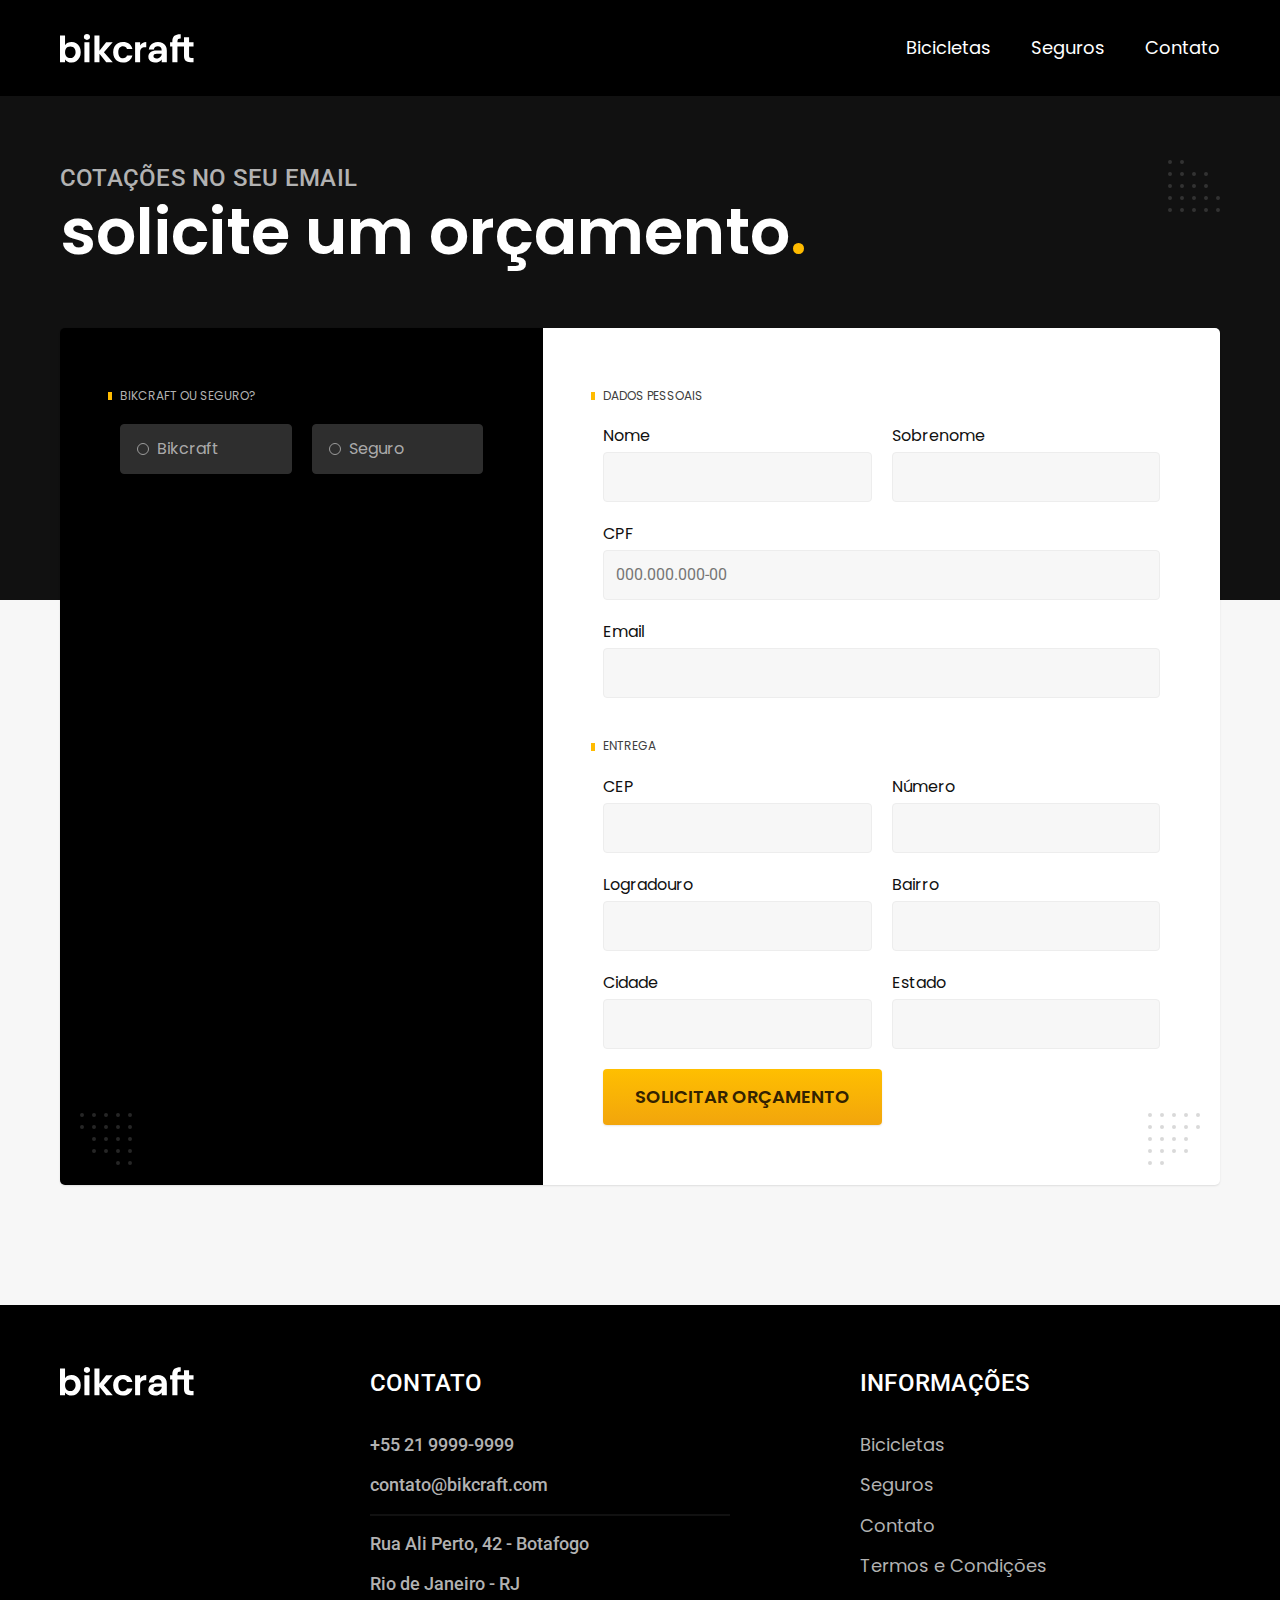
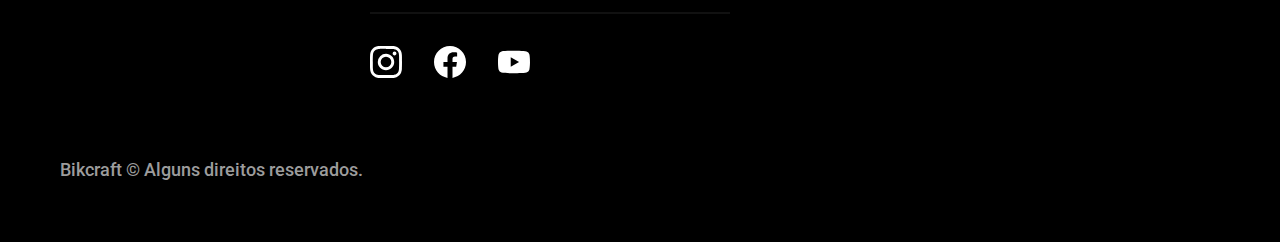
<file: orcamento.html>
<!DOCTYPE html>
<html lang="pt-br">

<head>
  <meta charset="UTF-8">
  <meta name="viewport" content="width=device-width, initial-scale=1.0">
  <title>Orçamento | Bikcraft - Bicicletas Elétricas</title>
  <meta name="description" content="Orçamento">
  <link rel="icon" href="./favicon.svg" type="image/svg+xml">
  <link rel="preload" href="./css/style.min.css" as="style">
  <link rel="stylesheet" href="./css/style.min.css">
  <script>document.documentElement.classList.add('js');</script>
  <link rel="preconnect" href="https://fonts.googleapis.com">
  <link rel="preconnect" href="https://fonts.gstatic.com" crossorigin>
  <link href="https://fonts.googleapis.com/css2?family=Merriweather:ital,opsz,wght@1,18..144,900&family=Poppins:wght@400;600&family=Roboto:ital,wdth,wght@0,75..100,100..900;1,75..100,100..900&display=swap" rel="stylesheet">
</head>

<body id="orcamento">
  <header class="header-bg">
    <div class="header container">
      <a href="./">
        <img src="./img/bikcraft.svg" width="136" height="32" alt="Bikcraft">
      </a>
      <nav aria-label="primaria">
        <ul class="header-menu font-1-m cor-0">
          <li><a href="./bicicletas.html">Bicicletas</a></li>
          <li><a href="./seguros.html">Seguros</a></li>
          <li><a href="./contato.html">Contato</a></li>
        </ul>
      </nav>
    </div>
  </header>
  <main>
    <div class="titulo-bg">
      <div class="titulo container">
        <p class="font-2-l-b cor-5">Cotações no seu email</p>
        <h1 class="font-1-xxl cor-0">solicite um orçamento<span class="cor-p1">.</span></h1>
      </div>
    </div>
    <form class="orcamento container" action="./">
      <div class="orcamento-produto">
        <h2 class="font-1-xs cor-5">Bikcraft ou Seguro?</h2>
        <input type="radio" name="tipo" value="bikcraft" id="bikcraft">
        <label for="bikcraft">Bikcraft</label>
        <input type="radio" name="tipo" value="seguro" id="seguro">
        <label for="seguro">Seguro</label>
        <div class="orcamento-conteudo" id="orcamento-bikcraft">
          <h2 class="font-1-xs cor-5">Escolha a sua</h2>

          <input type="radio" name="produto" value="nimbus" id="nimbus"><label for="nimbus">Nimbus Stark <span>R$ 4999</span></label>
          <div class="orcamento-detalhes">
            <ul class="font-1-xs cor-8">
              <li><img src="./img/icones/eletrica.svg" width="32" height="32" alt=""> Motor Elétrico</li>
              <li><img src="./img/icones/carbono.svg" width="32" height="32" alt=""> Fibra de Carbono</li>
              <li><img src="./img/icones/velocidade.svg" width="32" height="32" alt=""> 50km/h</li>
              <li><img src="./img/icones/rastreador.svg" width="32" height="32" alt=""> Rastreador</li>
            </ul>
            <img src="./img/bicicletas/nimbus.jpg" width="1120" height="680" alt="Bicicleta preta">
          </div>

          <input type="radio" name="produto" value="magic" id="magic">
          <label for="magic">Magic Might <span>R$ 2499</span></label>
          <div class="orcamento-detalhes">
            <ul class="font-1-xs cor-8">
              <li><img src="./img/icones/eletrica.svg" width="32" height="32" alt=""> Motor Elétrico</li>
              <li><img src="./img/icones/carbono.svg" width="32" height="32" alt=""> Fibra de Carbono</li>
              <li><img src="./img/icones/velocidade.svg" width="32" height="32" alt=""> 45km/h</li>
              <li><img src="./img/icones/rastreador.svg" width="32" height="32" alt=""> Rastreador</li>
            </ul>
            <img src="./img/bicicletas/magic.jpg" width="1120" height="672" alt="Bicicleta preta">
          </div>

          <input type="radio" name="produto" value="nebula" id="nebula">
          <label for="nebula">Nebula Cosmic <span>R$ 3999</span></label>
          <div class="orcamento-detalhes">
            <ul class="font-1-xs cor-8">
              <li><img src="./img/icones/eletrica.svg" width="32" height="32" alt=""> Motor Elétrico</li>
              <li><img src="./img/icones/carbono.svg" width="32" height="32" alt=""> Fibra de Carbono</li>
              <li><img src="./img/icones/velocidade.svg" width="32" height="32" alt=""> 40km/h</li>
              <li><img src="./img/icones/rastreador.svg" width="32" height="32" alt=""> Rastreador</li>
            </ul>
            <img src="./img/bicicletas/nebula.jpg" alt="Bicicleta branca">
          </div>

        </div>
        <div class="orcamento-conteudo" id="orcamento-seguro">
          <h2 class="font-1-xs cor-5">Escolha o plano</h2>
          <input type="radio" name="produto" value="prata" id="prata">
          <label for="prata">Prata <span>R$ 199</span></label>
          <input type="radio" name="produto" value="ouro" id="ouro">
          <label for="ouro">Ouro <span>R$ 299</span></label>
        </div>
      </div>
      <div class="orcamento-dados form">
        <h2 class="font-1-xs cor-9 col-2">dados pessoais</h2>
        <div>
          <label for="nome">Nome</label>
          <input type="text" id="nome" name="nome">
        </div>
        <div>
          <label for="sobrenome">Sobrenome</label>
          <input type="text" id="sobrenome" name="sobrenome">
        </div>
        <div class="col-2">
          <label for="cpf">CPF</label>
          <input type="text" id="cpf" name="cpf" placeholder="000.000.000-00">
        </div>
        <div class="col-2">
          <label for="email">Email</label>
          <input type="email" id="email" name="email">
        </div>
        <h2 class="font-1-xs cor-9 col-2">entrega</h2>
        <div>
          <label for="cep">CEP</label>
          <input type="text" id="cep" name="cep">
        </div>
        <div>
          <label for="numero">Número</label>
          <input type="text" id="numero" name="numero">
        </div>
        <div>
          <label for="logradouro">Logradouro</label>
          <input type="text" id="logradouro" name="logradouro">
        </div>
        <div>
          <label for="bairro">Bairro</label>
          <input type="text" id="bairro" name="bairro">
        </div>
        <div>
          <label for="cidade">Cidade</label>
          <input type="text" id="cidade" name="cidade">
        </div>
        <div>
          <label for="estado">Estado</label>
          <input type="text" id="estado" name="estado">
        </div>
        <button class="botao col-2">Solicitar Orçamento</button>
      </div>
    </form>
  </main>
  <footer class="footer-bg">
    <div class="footer container">
      <img src="./img/bikcraft.svg" width="136" height="32" alt="Bikcraft">
      <div class="footer-contato">
        <h3 class="font-2-l-b cor-0">Contato</h3>
        <ul class="font-2-m cor-5">
          <li><a href="tel:+552199999999">+55 21 9999-9999</a></li>
          <li><a href="mailto:contato@bikcraft.com">contato@bikcraft.com</a></li>
          <li>Rua Ali Perto, 42 - Botafogo</li>
          <li>Rio de Janeiro - RJ</li>
        </ul>
        <div class="footer-redes">
          <a href="./">
            <img src="./img/redes/instagram.svg" width="32" height="32" alt="Instagram">
          </a>
          <a href="./">
            <img src="./img/redes/facebook.svg" width="32" height="32" alt="Facebook">
          </a>
          <a href="./">
            <img src="./img/redes/youtube.svg" width="32" height="32" alt="YouTube">
          </a>
        </div>
      </div>
      <div class="footer-informacoes">
        <h3 class="font-2-l-b cor-0">Informações</h3>
        <nav>
          <ul class="font-1-m cor-5">
            <li><a href="./bicicletas.html">Bicicletas</a></li>
            <li><a href="./seguros.html">Seguros</a></li>
            <li><a href="./contato.html">Contato</a></li>
            <li><a href="./termos.html">Termos e Condições</a></li>
          </ul>
        </nav>
      </div>
      <p class="footer-copy font-2-m cor-6">Bikcraft © Alguns direitos reservados.</p>
    </div>
  </footer>
  <script src="./js/script.js"></script>
</body>

</html>
</file>
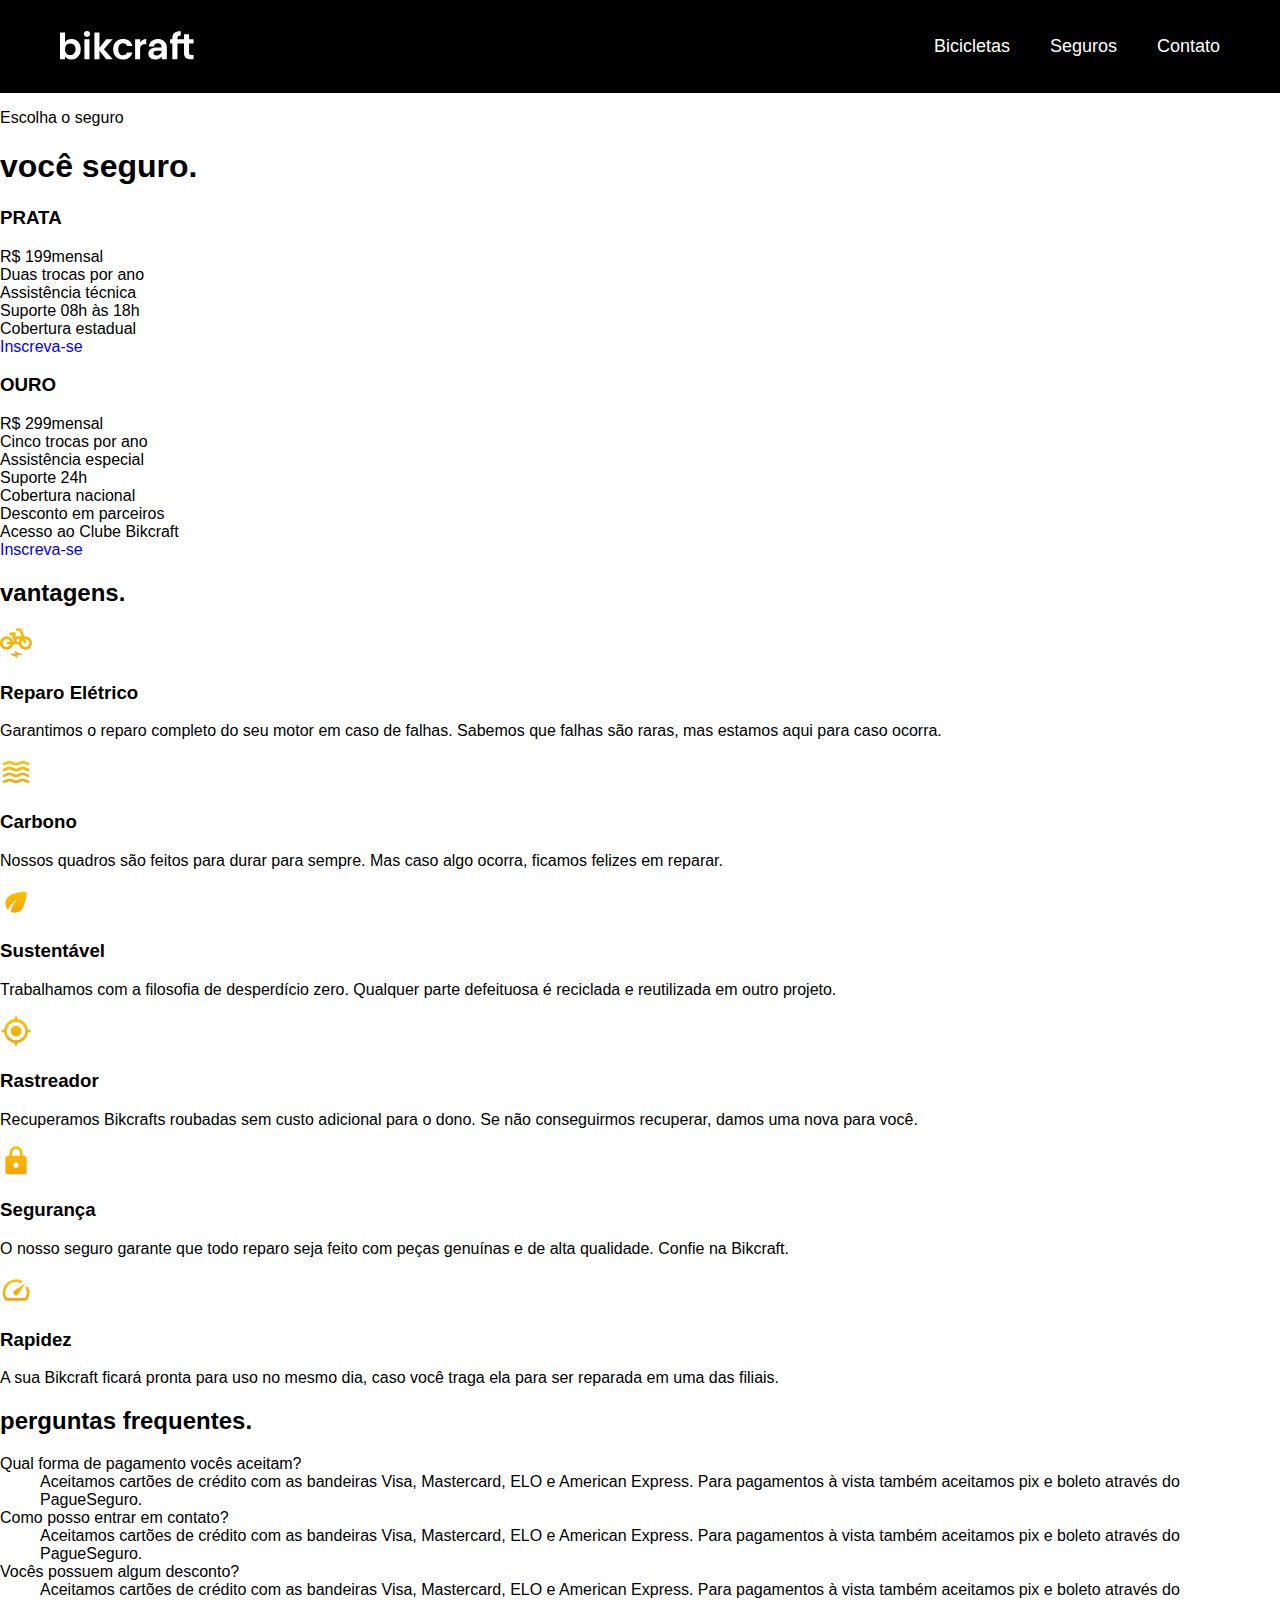
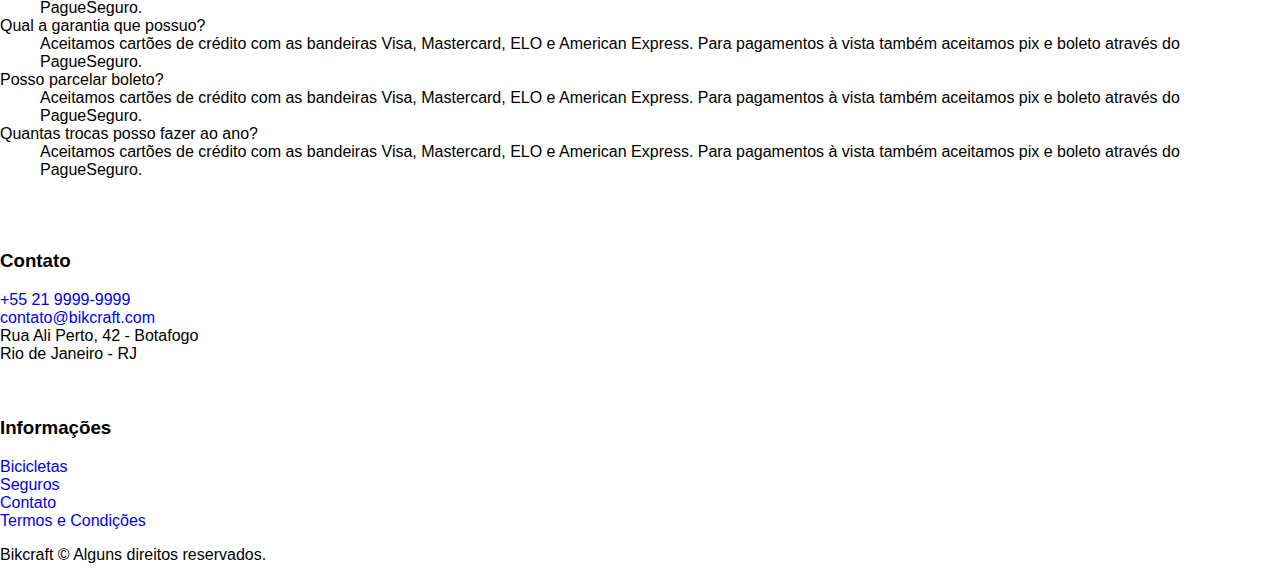
<file: seguros.html>
<!DOCTYPE html>
<html lang="pt-br">

<head>
  <meta charset="UTF-8">
  <meta name="viewport" content="width=device-width, initial-scale=1.0">
  <title>Seguros | Bikcraft - Bicicletas Elétricas</title>
  <meta name="description" content="Seguros">
  <link rel="preload" href="./css/style.css" as="style">
  <link rel="stylesheet" href="./css/style.css">
  <link rel="preconnect" href="https://fonts.googleapis.com">
  <link rel="preconnect" href="https://fonts.gstatic.com" crossorigin>
  <link href="https://fonts.googleapis.com/css2?family=Merriweather:ital,opsz,wght@1,18..144,900&family=Poppins:wght@400;600&family=Roboto:ital,wdth,wght@0,75..100,100..900;1,75..100,100..900&display=swap" rel="stylesheet">
</head>

<body id="seguros">
  <header class="header-bg">
    <div class="header container">
      <a href="./">
        <img src="./img/bikcraft.svg" width="136" height="32" alt="Bikcraft">
      </a>
      <nav aria-label="primaria">
        <ul class="header-menu font-1-m cor-0">
          <li><a href="./bicicletas.html">Bicicletas</a></li>
          <li><a href="./seguros.html">Seguros</a></li>
          <li><a href="./contato.html">Contato</a></li>
        </ul>
      </nav>
    </div>
  </header>
  <main class="seguros-bg">
    <div class="titulo-bg">
      <div class="titulo container">
        <p class="font-2-l-b cor-5">Escolha o seguro</p>
        <h1 class="font-1-xxl cor-0">você seguro<span class="cor-p1">.</span></h1>
      </div>
    </div>

    <div class="seguros container">
      <div class="seguros-item">
        <h3 class="font-1-xl cor-6">PRATA</h3>
        <span class="font-1-xl cor-0">R$ 199<span class="font-1-xs cor-6">mensal</span></span>
        <ul class="font-2-m cor-0">
          <li>Duas trocas por ano</li>
          <li>Assistência técnica</li>
          <li>Suporte 08h às 18h</li>
          <li>Cobertura estadual</li>
        </ul>
        <a class="botao secundario" href="./orcamento.html">Inscreva-se</a>
      </div>
      <div class="seguros-item">
        <h3 class="font-1-xl cor-p1">OURO</h3>
        <span class="font-1-xl cor-0">R$ 299<span class="font-1-xs cor-6">mensal</span></span>
        <ul class="font-2-m cor-0">
          <li>Cinco trocas por ano</li>
          <li>Assistência especial</li>
          <li>Suporte 24h</li>
          <li>Cobertura nacional</li>
          <li>Desconto em parceiros</li>
          <li>Acesso ao Clube Bikcraft</li>
        </ul>
        <a class="botao" href="./orcamento.html">Inscreva-se</a>
      </div>
    </div>
  </main>

  <article class="vantagens-bg">
    <div class="vantagens container">
      <h2 class="font-1-xxl cor-0">vantagens<span class="cor-p1">.</span></h2>
      <ul>
        <li>
          <img src="./img/icones/eletrica.svg" width="32" height="32" alt="">
          <h3 class="font-1-l cor-0">Reparo Elétrico</h3>
          <p class="font-2-s cor-5">Garantimos o reparo completo do seu motor em caso de falhas. Sabemos que falhas são raras, mas estamos aqui para caso ocorra.</p>
        </li>
        <li>
          <img src="./img/icones/carbono.svg" width="32" height="32" alt="">
          <h3 class="font-1-l cor-0">Carbono</h3>
          <p class="font-2-s cor-5">Nossos quadros são feitos para durar para sempre. Mas caso algo ocorra, ficamos felizes em reparar.</p>
        </li>
        <li>
          <img src="./img/icones/sustentavel.svg" width="32" height="32" alt="">
          <h3 class="font-1-l cor-0">Sustentável</h3>
          <p class="font-2-s cor-5">Trabalhamos com a filosofia de desperdício zero. Qualquer parte defeituosa é reciclada e reutilizada em outro projeto.</p>
        </li>
        <li>
          <img src="./img/icones/rastreador.svg" width="32" height="32" alt="">
          <h3 class="font-1-l cor-0">Rastreador</h3>
          <p class="font-2-s cor-5">Recuperamos Bikcrafts roubadas sem custo adicional para o dono. Se não conseguirmos recuperar, damos uma nova para você.</p>
        </li>
        <li>
          <img src="./img/icones/seguro.svg" width="32" height="32" alt="">
          <h3 class="font-1-l cor-0">Segurança</h3>
          <p class="font-2-s cor-5">O nosso seguro garante que todo reparo seja feito com peças genuínas e de alta qualidade. Confie na Bikcraft.</p>
        </li>
        <li>
          <img src="./img/icones/velocidade.svg" width="32" height="32" alt="">
          <h3 class="font-1-l cor-0">Rapidez</h3>
          <p class="font-2-s cor-5">A sua Bikcraft ficará pronta para uso no mesmo dia, caso você traga ela para ser reparada em uma das filiais.</p>
        </li>
      </ul>
    </div>
  </article>

  <article class="perguntas container">
    <h2 class="font-1-xxl">perguntas frequentes<span class="cor-p1">.</span></h2>
    <dl>
      <div>
        <dt class="font-1-m-b">Qual forma de pagamento vocês aceitam?</dt>
        <dd class="font-2-s cor-9">Aceitamos cartões de crédito com as bandeiras Visa, Mastercard, ELO e American Express. Para pagamentos à vista também aceitamos pix e boleto através do PagueSeguro.</dd>
      </div>
      <div>
        <dt class="font-1-m-b">Como posso entrar em contato?</dt>
        <dd class="font-2-s cor-9">Aceitamos cartões de crédito com as bandeiras Visa, Mastercard, ELO e American Express. Para pagamentos à vista também aceitamos pix e boleto através do PagueSeguro.</dd>
      </div>
      <div>
        <dt class="font-1-m-b">Vocês possuem algum desconto?</dt>
        <dd class="font-2-s cor-9">Aceitamos cartões de crédito com as bandeiras Visa, Mastercard, ELO e American Express. Para pagamentos à vista também aceitamos pix e boleto através do PagueSeguro.</dd>
      </div>
      <div>
        <dt class="font-1-m-b">Qual a garantia que possuo?</dt>
        <dd class="font-2-s cor-9">Aceitamos cartões de crédito com as bandeiras Visa, Mastercard, ELO e American Express. Para pagamentos à vista também aceitamos pix e boleto através do PagueSeguro.</dd>
      </div>
      <div>
        <dt class="font-1-m-b">Posso parcelar boleto?</dt>
        <dd class="font-2-s cor-9">Aceitamos cartões de crédito com as bandeiras Visa, Mastercard, ELO e American Express. Para pagamentos à vista também aceitamos pix e boleto através do PagueSeguro.</dd>
      </div>
      <div>
        <dt class="font-1-m-b">Quantas trocas posso fazer ao ano?</dt>
        <dd class="font-2-s cor-9">Aceitamos cartões de crédito com as bandeiras Visa, Mastercard, ELO e American Express. Para pagamentos à vista também aceitamos pix e boleto através do PagueSeguro.</dd>
      </div>
    </dl>
  </article>

  <footer class="footer-bg">
    <div class="footer container">
      <img src="./img/bikcraft.svg" width="136" height="32" alt="Bikcraft">
      <div class="footer-contato">
        <h3 class="font-2-l-b cor-0">Contato</h3>
        <ul class="font-2-m cor-5">
          <li><a href="tel:+552199999999">+55 21 9999-9999</a></li>
          <li><a href="mailto:contato@bikcraft.com">contato@bikcraft.com</a></li>
          <li>Rua Ali Perto, 42 - Botafogo</li>
          <li>Rio de Janeiro - RJ</li>
        </ul>
        <div class="footer-redes">
          <a href="./">
            <img src="./img/redes/instagram.svg" width="32" height="32" alt="Instagram">
          </a>
          <a href="./">
            <img src="./img/redes/facebook.svg" width="32" height="32" alt="Facebook">
          </a>
          <a href="./">
            <img src="./img/redes/youtube.svg" width="32" height="32" alt="YouTube">
          </a>
        </div>
      </div>
      <div class="footer-informacoes">
        <h3 class="font-2-l-b cor-0">Informações</h3>
        <nav>
          <ul class="font-1-m cor-5">
            <li><a href="./bicicletas.html">Bicicletas</a></li>
            <li><a href="./seguros.html">Seguros</a></li>
            <li><a href="./contato.html">Contato</a></li>
            <li><a href="./termos.html">Termos e Condições</a></li>
          </ul>
        </nav>
      </div>
      <p class="footer-copy font-2-m cor-6">Bikcraft © Alguns direitos reservados.</p>
    </div>
  </footer>
</body>

</html>
</file>
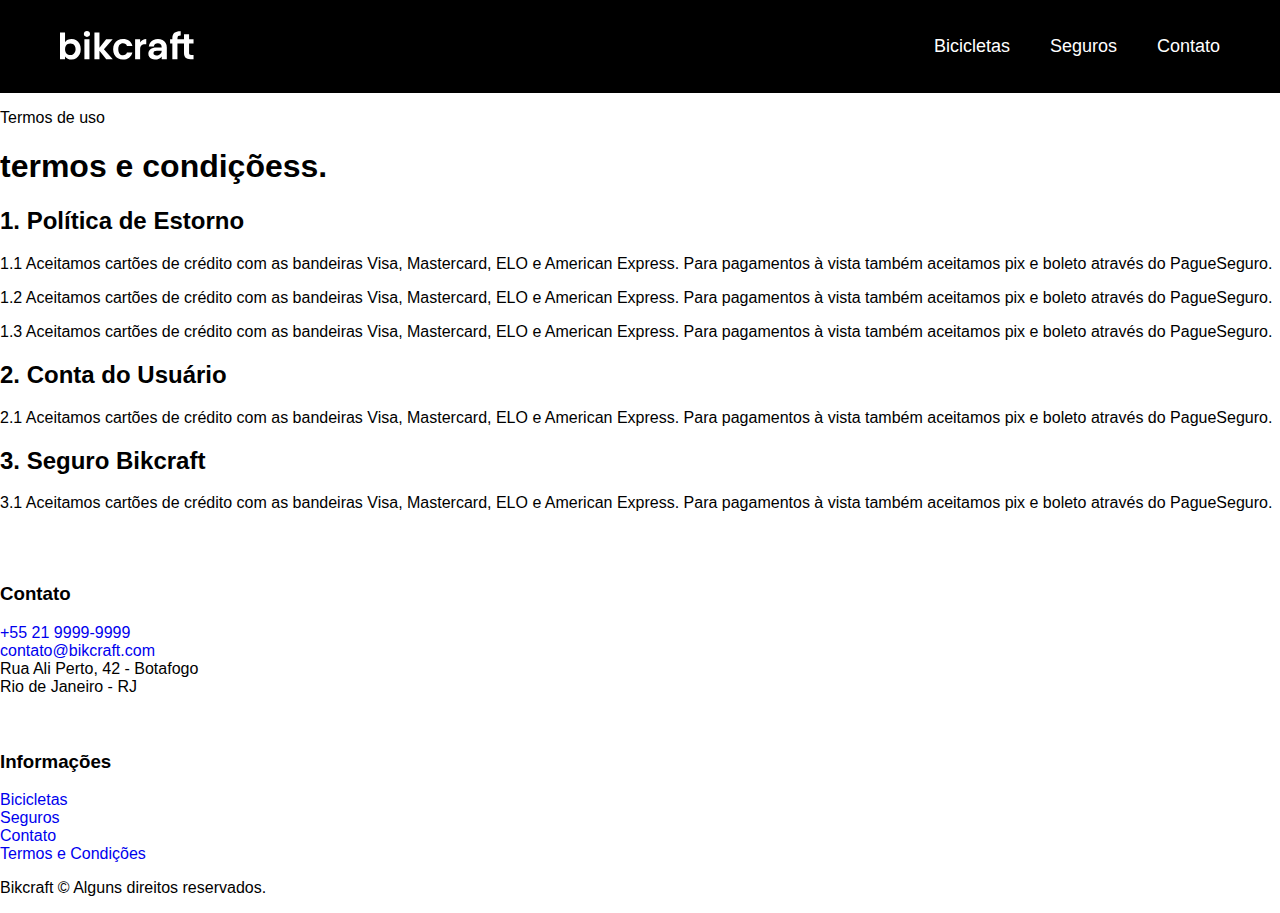
<file: termos.html>
<!DOCTYPE html>
<html lang="pt-br">

<head>
  <meta charset="UTF-8">
  <meta name="viewport" content="width=device-width, initial-scale=1.0">
  <title>Termos e Condições | Bikcraft - Bicicletas Elétricas</title>
  <meta name="description" content="Termos e Condições">
  <link rel="stylesheet" href="./css/style.css">
  <link rel="preconnect" href="https://fonts.googleapis.com">
  <link rel="preconnect" href="https://fonts.gstatic.com" crossorigin>
  <link href="https://fonts.googleapis.com/css2?family=Merriweather:ital,opsz,wght@1,18..144,900&family=Poppins:wght@400;600&family=Roboto:ital,wdth,wght@0,75..100,100..900;1,75..100,100..900&display=swap" rel="stylesheet">
</head>

<body>
  <header class="header-bg">
    <div class="header container">
      <a href="./">
        <img src="./img/bikcraft.svg" alt="Bikcraft">
      </a>
      <nav aria-label="primaria">
        <ul class="header-menu font-1-m cor-0">
          <li><a href="./bicicletas.html">Bicicletas</a></li>
          <li><a href="./seguros.html">Seguros</a></li>
          <li><a href="./contato.html">Contato</a></li>
        </ul>
      </nav>
    </div>
  </header>
  <main>
    <div class="titulo-bg">
      <div class="titulo container">
        <p class="font-2-l-b cor-5">Termos de uso</p>
        <h1 class="font-1-xxl cor-0">termos e condiçõess<span class="cor-p1">.</span></h1>
      </div>
    </div>
    <div class="termos font-2-s cor-10 container">
      <h2 class="font-1-l cor-11">1. Política de Estorno</h2>
      <p>1.1 Aceitamos cartões de crédito com as bandeiras Visa, Mastercard, ELO e American Express. Para pagamentos à vista também aceitamos pix e boleto através do PagueSeguro.</p>
      <p>1.2 Aceitamos cartões de crédito com as bandeiras Visa, Mastercard, ELO e American Express. Para pagamentos à vista também aceitamos pix e boleto através do PagueSeguro.</p>
      <p>1.3 Aceitamos cartões de crédito com as bandeiras Visa, Mastercard, ELO e American Express. Para pagamentos à vista também aceitamos pix e boleto através do PagueSeguro.</p>
      <h2 class="font-1-l cor-11">2. Conta do Usuário</h2>
      <p>2.1 Aceitamos cartões de crédito com as bandeiras Visa, Mastercard, ELO e American Express. Para pagamentos à vista também aceitamos pix e boleto através do PagueSeguro.</p>
      <h2 class="font-1-l cor-11">3. Seguro Bikcraft</h2>
      <p>3.1 Aceitamos cartões de crédito com as bandeiras Visa, Mastercard, ELO e American Express. Para pagamentos à vista também aceitamos pix e boleto através do PagueSeguro.</p>
    </div>
  </main>
  <footer class="footer-bg">
    <div class="footer container">
      <img src="./img/bikcraft.svg" alt="Bikcraft">
      <div class="footer-contato">
        <h3 class="font-2-l-b cor-0">Contato</h3>
        <ul class="font-2-m cor-5">
          <li><a href="tel:+552199999999">+55 21 9999-9999</a></li>
          <li><a href="mailto:contato@bikcraft.com">contato@bikcraft.com</a></li>
          <li>Rua Ali Perto, 42 - Botafogo</li>
          <li>Rio de Janeiro - RJ</li>
        </ul>
        <div class="footer-redes">
          <a href="./">
            <img src="./img/redes/instagram.svg" alt="Instagram">
          </a>
          <a href="./">
            <img src="./img/redes/facebook.svg" alt="Facebook">
          </a>
          <a href="./">
            <img src="./img/redes/youtube.svg" alt="YouTube">
          </a>
        </div>
      </div>
      <div class="footer-informacoes">
        <h3 class="font-2-l-b cor-0">Informações</h3>
        <nav>
          <ul class="font-1-m cor-5">
            <li><a href="./bicicletas.html">Bicicletas</a></li>
            <li><a href="./seguros.html">Seguros</a></li>
            <li><a href="./contato.html">Contato</a></li>
            <li><a href="./termos.html">Termos e Condições</a></li>
          </ul>
        </nav>
      </div>
      <p class="footer-copy font-2-m cor-6">Bikcraft © Alguns direitos reservados.</p>
    </div>
  </footer>
</body>

</html>
</file>
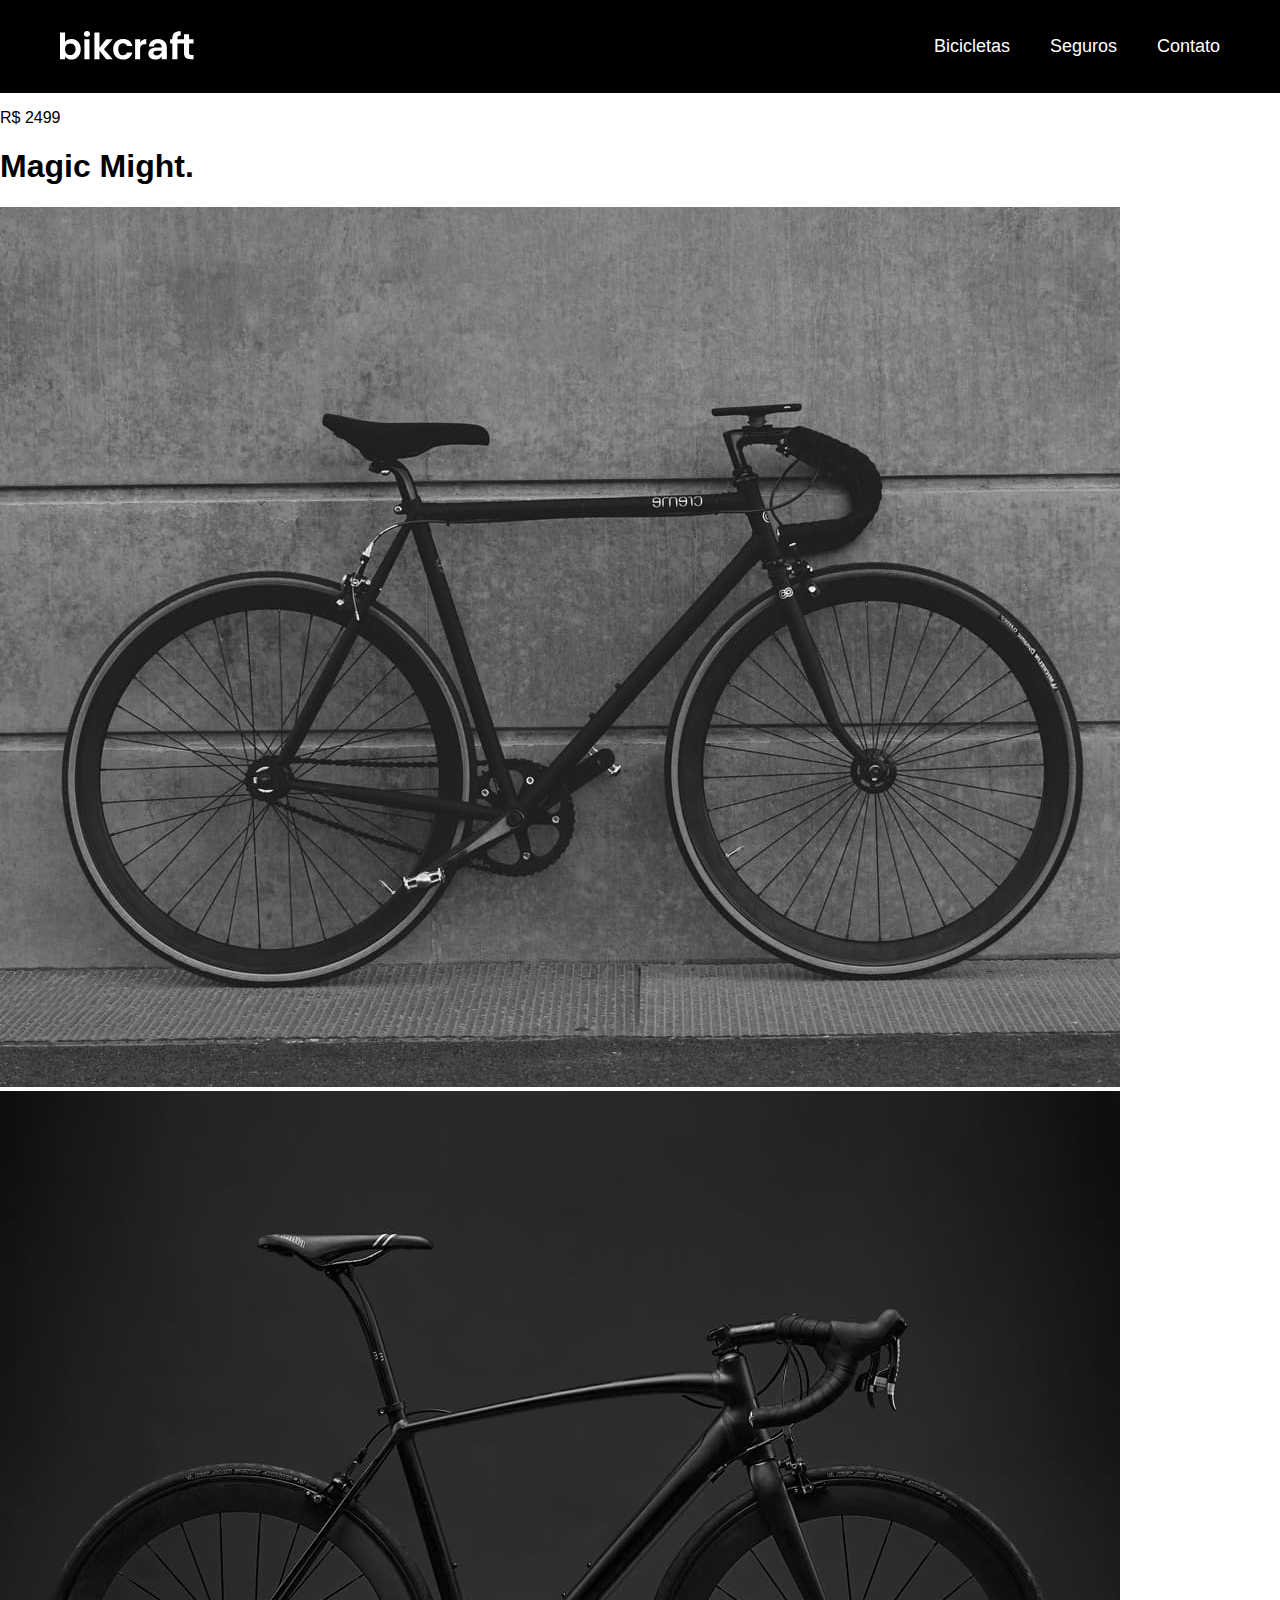
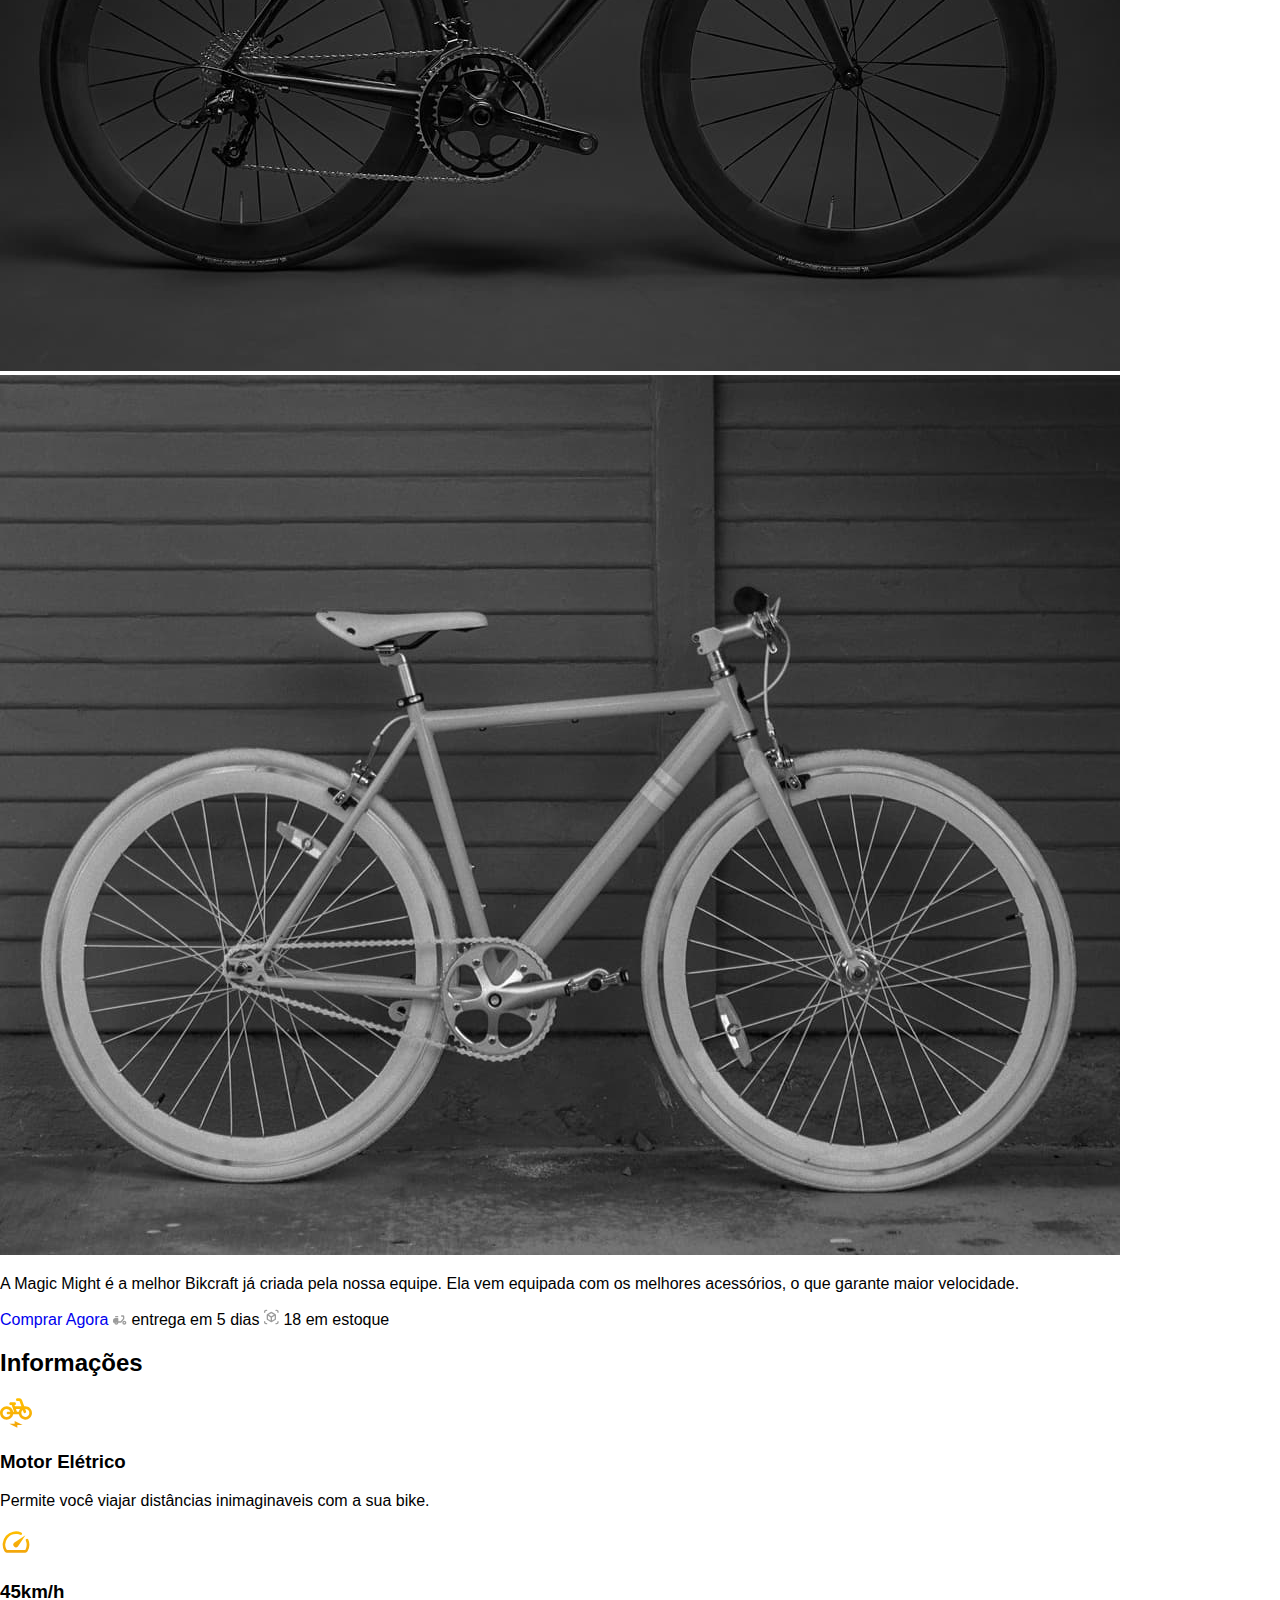
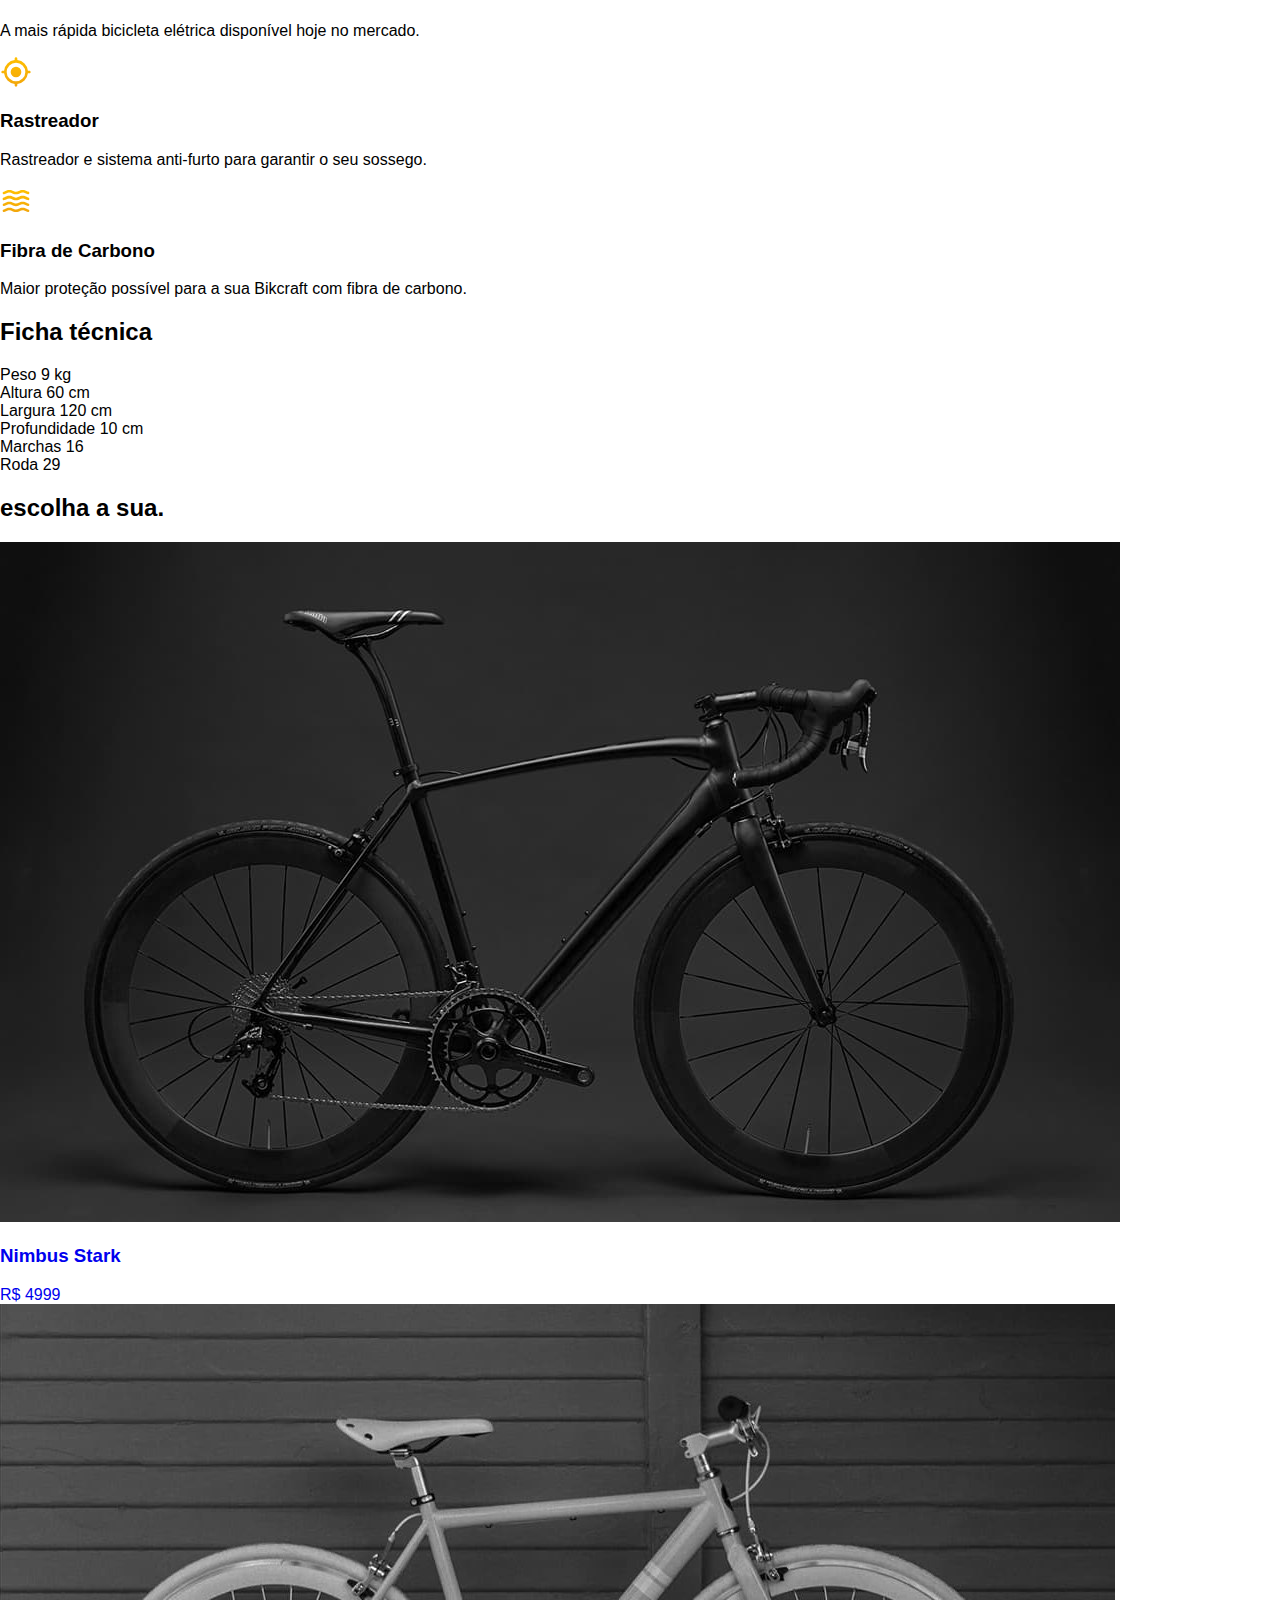
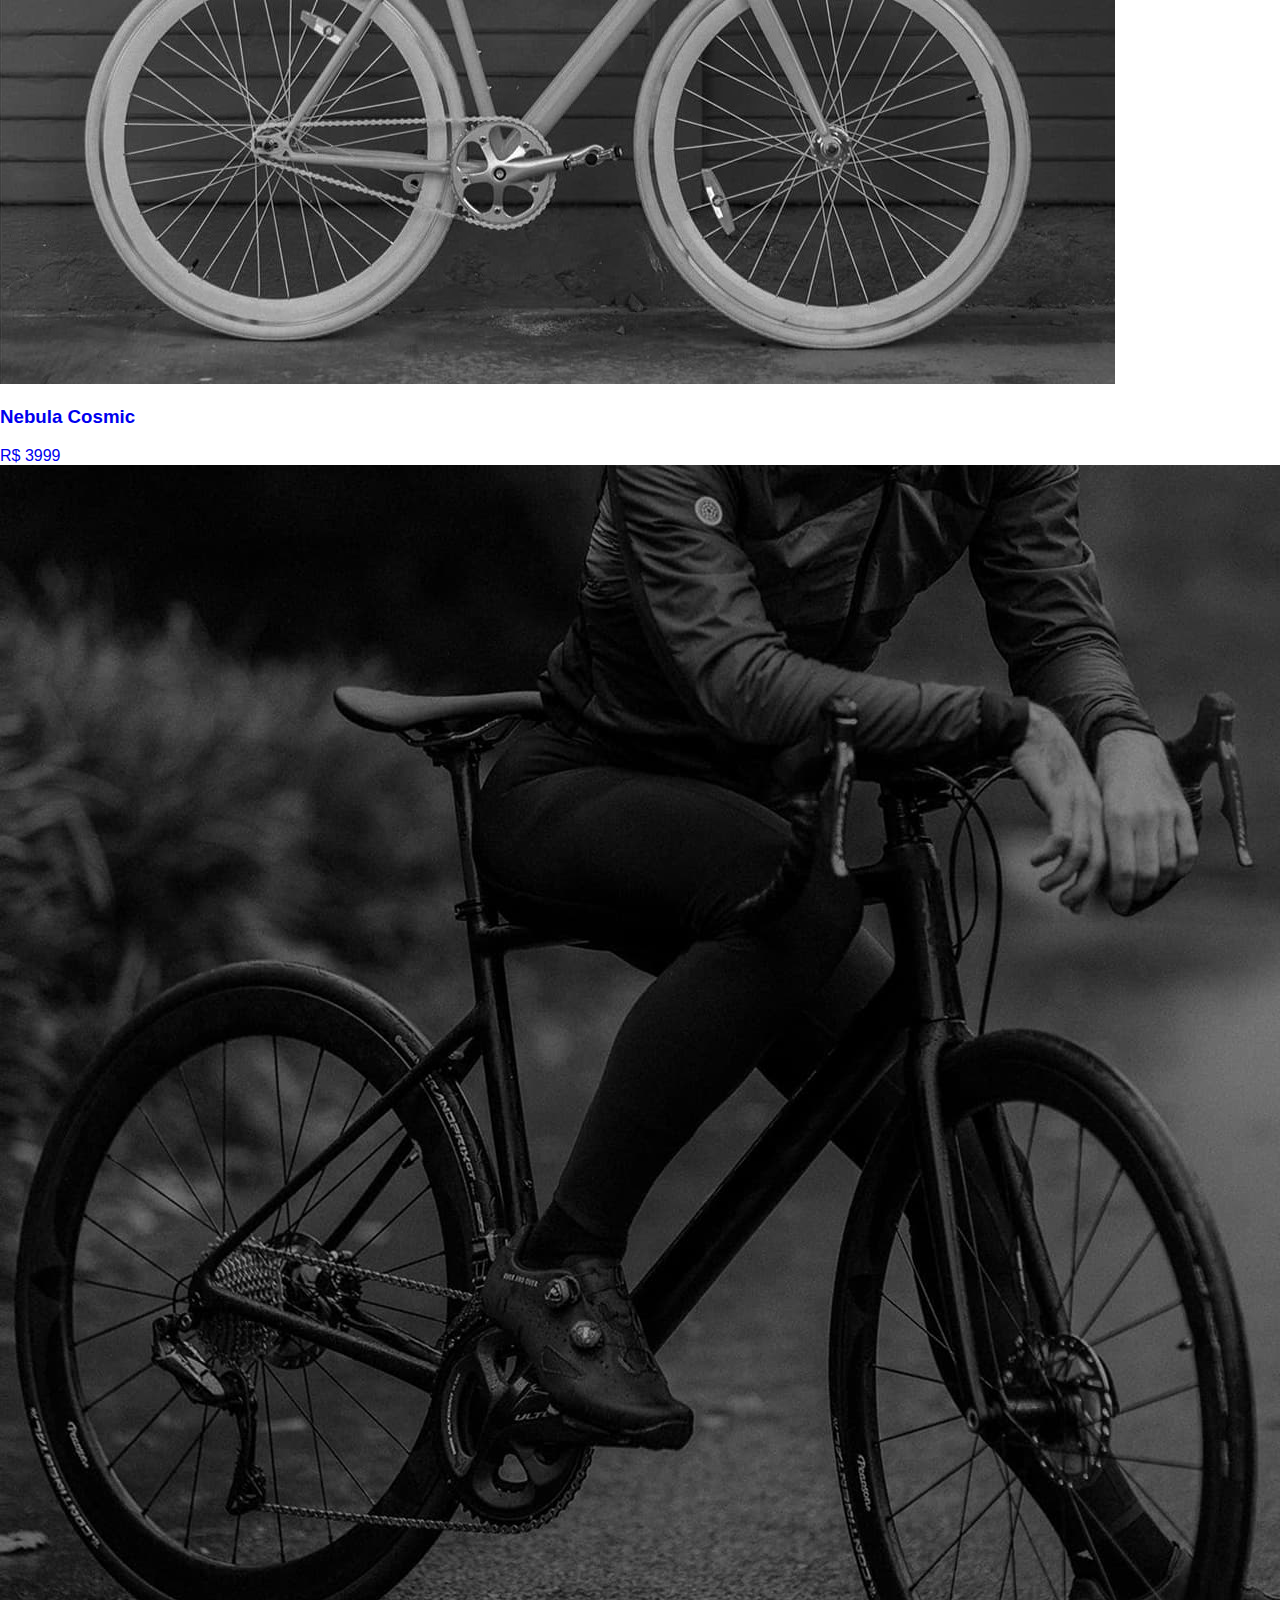
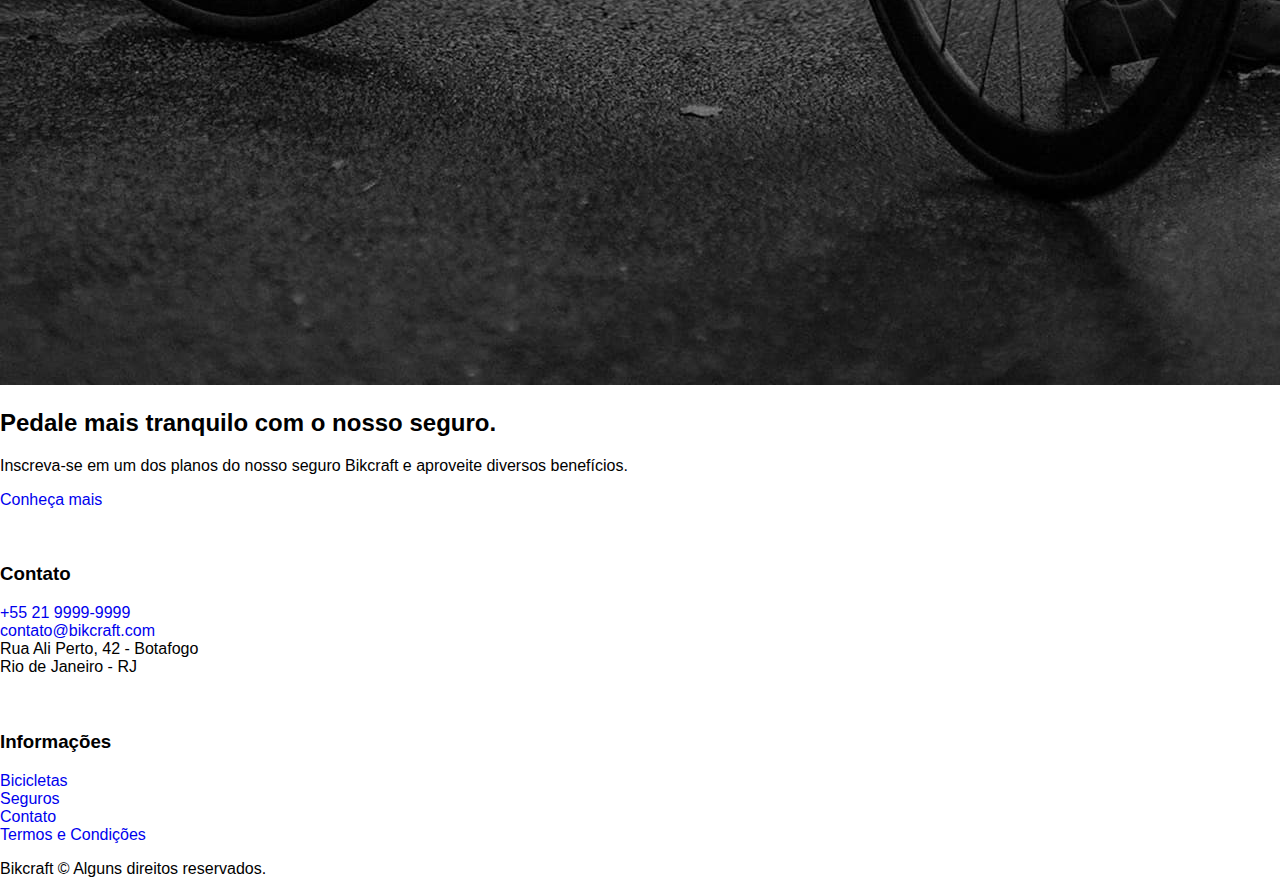
<file: bicicletas/magic.html>
<!DOCTYPE html>
<html lang="pt-br">

<head>
  <meta charset="UTF-8">
  <meta name="viewport" content="width=device-width, initial-scale=1.0">
  <title>Magic Might | Bikcraft - Bicicletas Elétricas</title>
  <meta name="description" content="Magic Might">
  <link rel="stylesheet" href="../css/style.css">
  <link rel="preconnect" href="https://fonts.googleapis.com">
  <link rel="preconnect" href="https://fonts.gstatic.com" crossorigin>
  <link href="https://fonts.googleapis.com/css2?family=Merriweather:ital,opsz,wght@1,18..144,900&family=Poppins:wght@400;600&family=Roboto:ital,wdth,wght@0,75..100,100..900;1,75..100,100..900&display=swap" rel="stylesheet">
</head>

<body id="bicicleta">
  <header class="header-bg">
    <div class="header container">
      <a href="../">
        <img src="../img/bikcraft.svg" alt="Bikcraft">
      </a>
      <nav aria-label="primaria">
        <ul class="header-menu font-1-m cor-0">
          <li><a href="../bicicletas.html">Bicicletas</a></li>
          <li><a href="../seguros.html">Seguros</a></li>
          <li><a href="../contato.html">Contato</a></li>
        </ul>
      </nav>
    </div>
  </header>
  <main class="titulo-bg">
    <div>
      <div class="titulo container">
        <p class="font-2-xl cor-5">R$ 2499</p>
        <h1 class="font-1-xxl cor-0">Magic Might<span class="cor-p1">.</span></h1>
      </div>
    </div>
    <div class="bicicleta container">
      <div class="bicicleta-imagens">
        <img src="../img/bicicleta/nimbus2.jpg" alt="">
        <img src="../img/bicicleta/nimbus1.jpg" alt="">
        <img src="../img/bicicleta/nimbus3.jpg" alt="">
      </div>
      <div class="bicicleta-conteudo">
        <p class="font-2-l cor-5">A Magic Might é a melhor Bikcraft já criada pela nossa equipe. Ela vem equipada com os melhores acessórios, o que garante maior velocidade.</p>
        <div class="bicicleta-comprar">
          <a class="botao" href="../orcamento.html">Comprar Agora</a>
          <span class="font-1-xs cor-6"><img src="../img/icones/entrega.svg" alt=""> entrega em 5 dias</span>
          <span class="font-1-xs cor-6"><img src="../img/icones/estoque.svg" alt=""> 18 em estoque</span>
        </div>

        <h2 class="font-1-xs cor-0">Informações</h2>
        <ul class="bicicleta-informacoes">
          <li>
            <img src="../img/icones/eletrica.svg" alt="">
            <h3 class="font-1-m cor-0">Motor Elétrico</h3>
            <p class="font-2-xs cor-5">Permite você viajar distâncias inimaginaveis com a sua bike.</p>
          </li>
          <li>
            <img src="../img/icones/velocidade.svg" alt="">
            <h3 class="font-1-m cor-0">45km/h</h3>
            <p class="font-2-xs cor-5">A mais rápida bicicleta elétrica disponível hoje no mercado.</p>
          </li>
          <li>
            <img src="../img/icones/rastreador.svg" alt="">
            <h3 class="font-1-m cor-0">Rastreador</h3>
            <p class="font-2-xs cor-5">Rastreador e sistema anti-furto para garantir o seu sossego.</p>
          </li>
          <li>
            <img src="../img/icones/carbono.svg" alt="">
            <h3 class="font-1-m cor-0">Fibra de Carbono</h3>
            <p class="font-2-xs cor-5">Maior proteção possível para a sua Bikcraft com fibra de carbono.</p>
          </li>
        </ul>
        <h2 class="font-1-xs cor-0">Ficha técnica</h2>
        <ul class="bicicleta-ficha font-2-s cor-4">
          <li>Peso <span>9 kg</span></li>
          <li>Altura <span>60 cm</span></li>
          <li>Largura <span>120 cm</span></li>
          <li>Profundidade <span>10 cm</span></li>
          <li>Marchas <span>16</span></li>
          <li>Roda <span>29</span></li>
        </ul>
      </div>
    </div>
  </main>

  <article class="bicicletas-lista container">
    <h2 class="font-1-xxl">escolha a sua<span class="cor-p1">.</span></h2>
    <ul>
      <li>
        <a href="./nimbus.html">
          <img src="../img/bicicletas/nimbus.jpg" alt="Bicicleta preta">
          <h3 class="font-1-xl">Nimbus Stark</h3>
          <span class="font-2-m cor-8">R$ 4999</span>
        </a>
      </li>
      <li>
        <a href="./nebula.html">
          <img src="../img/bicicletas/nebula.jpg" alt="Bicicleta preta">
          <h3 class="font-1-xl">Nebula Cosmic</h3>
          <span class="font-2-m cor-8">R$ 3999</span>
        </a>
      </li>
    </ul>
  </article>

  <article class="seguro-bg">
    <div class="seguro container">
      <div class="seguro-img">
        <img src="../img/fotos/seguros.jpg" alt="Pessoa parada em cima de uma bicicleta">
      </div>
      <div class="seguro-conteudo">
        <h2 class="font-1-xxl cor-0">Pedale mais tranquilo com o nosso <span class="cor-p1">seguro.</span></h2>
        <p class="font-2-l cor-5">Inscreva-se em um dos planos do nosso seguro Bikcraft e aproveite diversos benefícios.</p>
        <a class="botao" href="../seguros.html">Conheça mais</a>
      </div>
    </div>
  </article>

  <footer class="footer-bg">
    <div class="footer container">
      <img src="../img/bikcraft.svg" alt="Bikcraft">
      <div class="footer-contato">
        <h3 class="font-2-l-b cor-0">Contato</h3>
        <ul class="font-2-m cor-5">
          <li><a href="tel:+552199999999">+55 21 9999-9999</a></li>
          <li><a href="mailto:contato@bikcraft.com">contato@bikcraft.com</a></li>
          <li>Rua Ali Perto, 42 - Botafogo</li>
          <li>Rio de Janeiro - RJ</li>
        </ul>
        <div class="footer-redes">
          <a href="../">
            <img src="../img/redes/instagram.svg" alt="Instagram">
          </a>
          <a href="../">
            <img src="../img/redes/facebook.svg" alt="Facebook">
          </a>
          <a href="../">
            <img src="../img/redes/youtube.svg" alt="YouTube">
          </a>
        </div>
      </div>
      <div class="footer-informacoes">
        <h3 class="font-2-l-b cor-0">Informações</h3>
        <nav>
          <ul class="font-1-m cor-5">
            <li><a href="../bicicletas.html">Bicicletas</a></li>
            <li><a href="../seguros.html">Seguros</a></li>
            <li><a href="../contato.html">Contato</a></li>
            <li><a href="../termos.html">Termos e Condições</a></li>
          </ul>
        </nav>
      </div>
      <p class="footer-copy font-2-m cor-6">Bikcraft © Alguns direitos reservados.</p>
    </div>
  </footer>
</body>

</html>
</file>
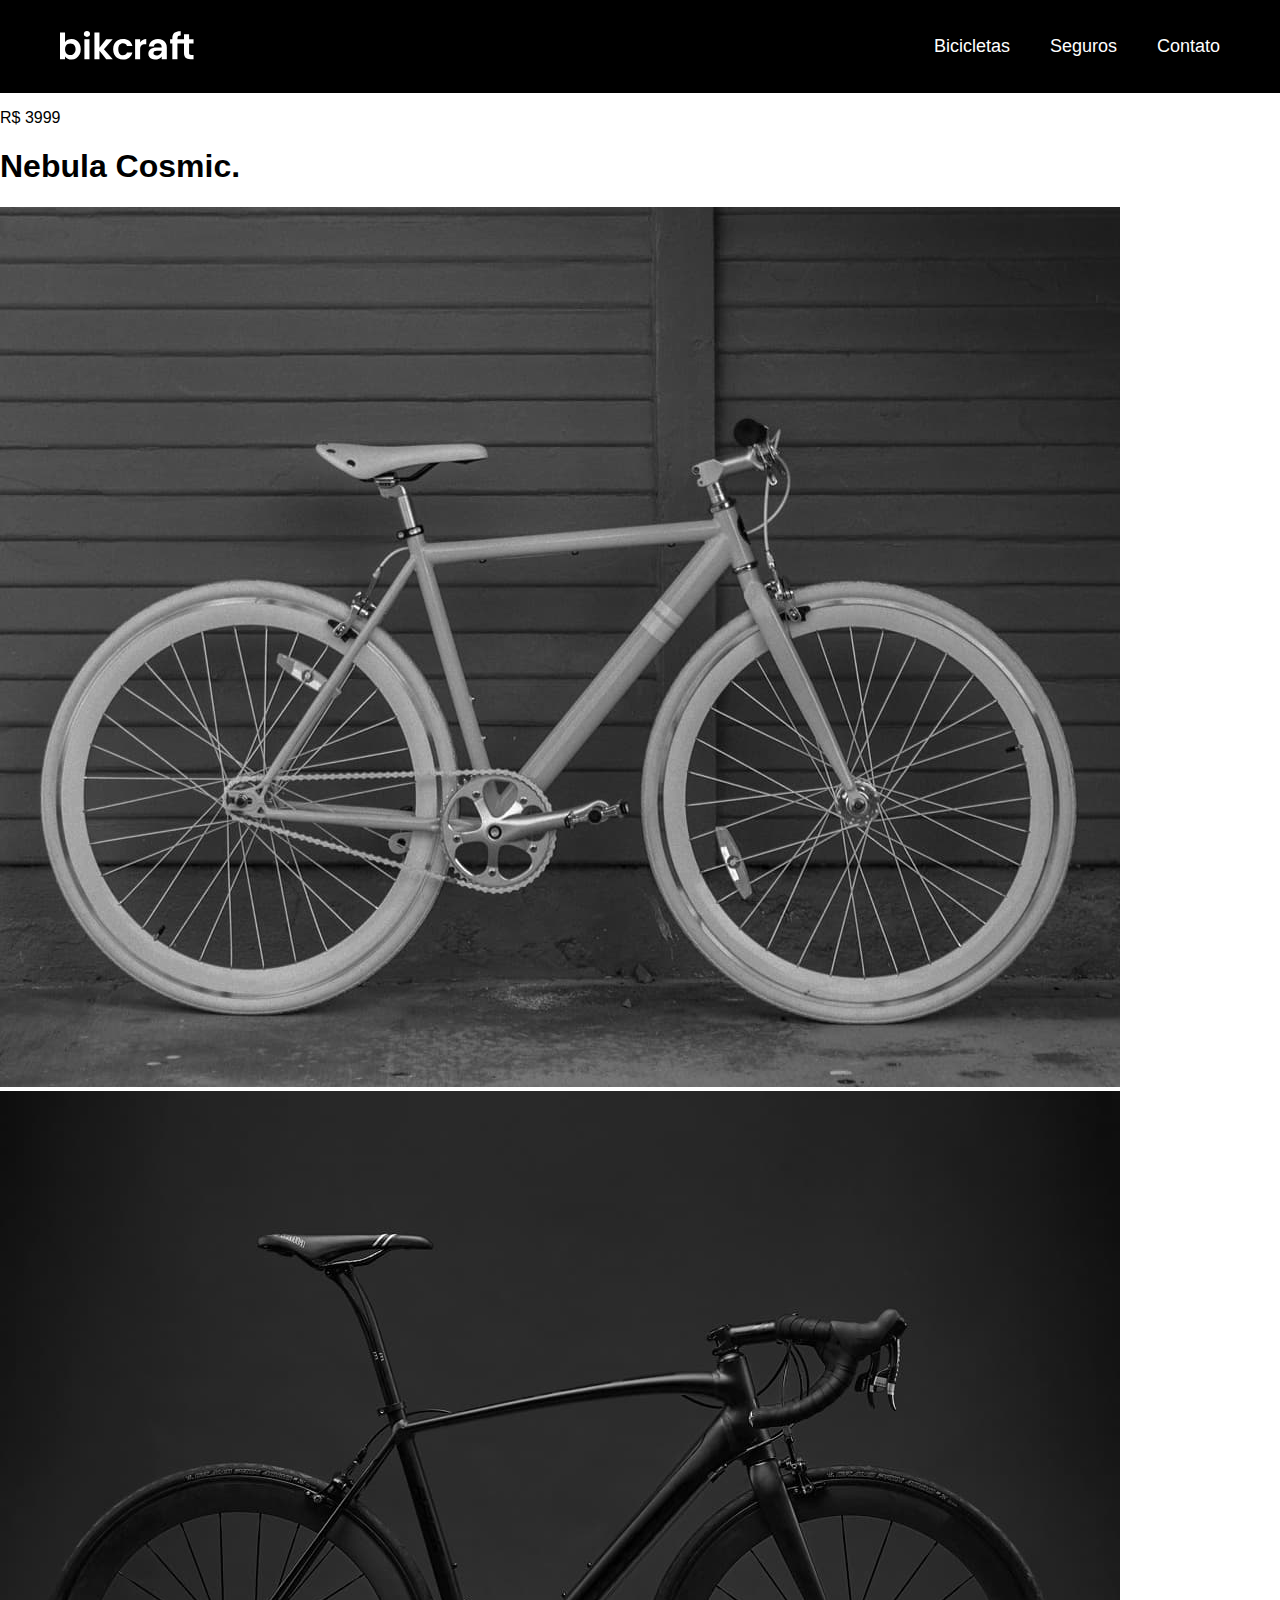
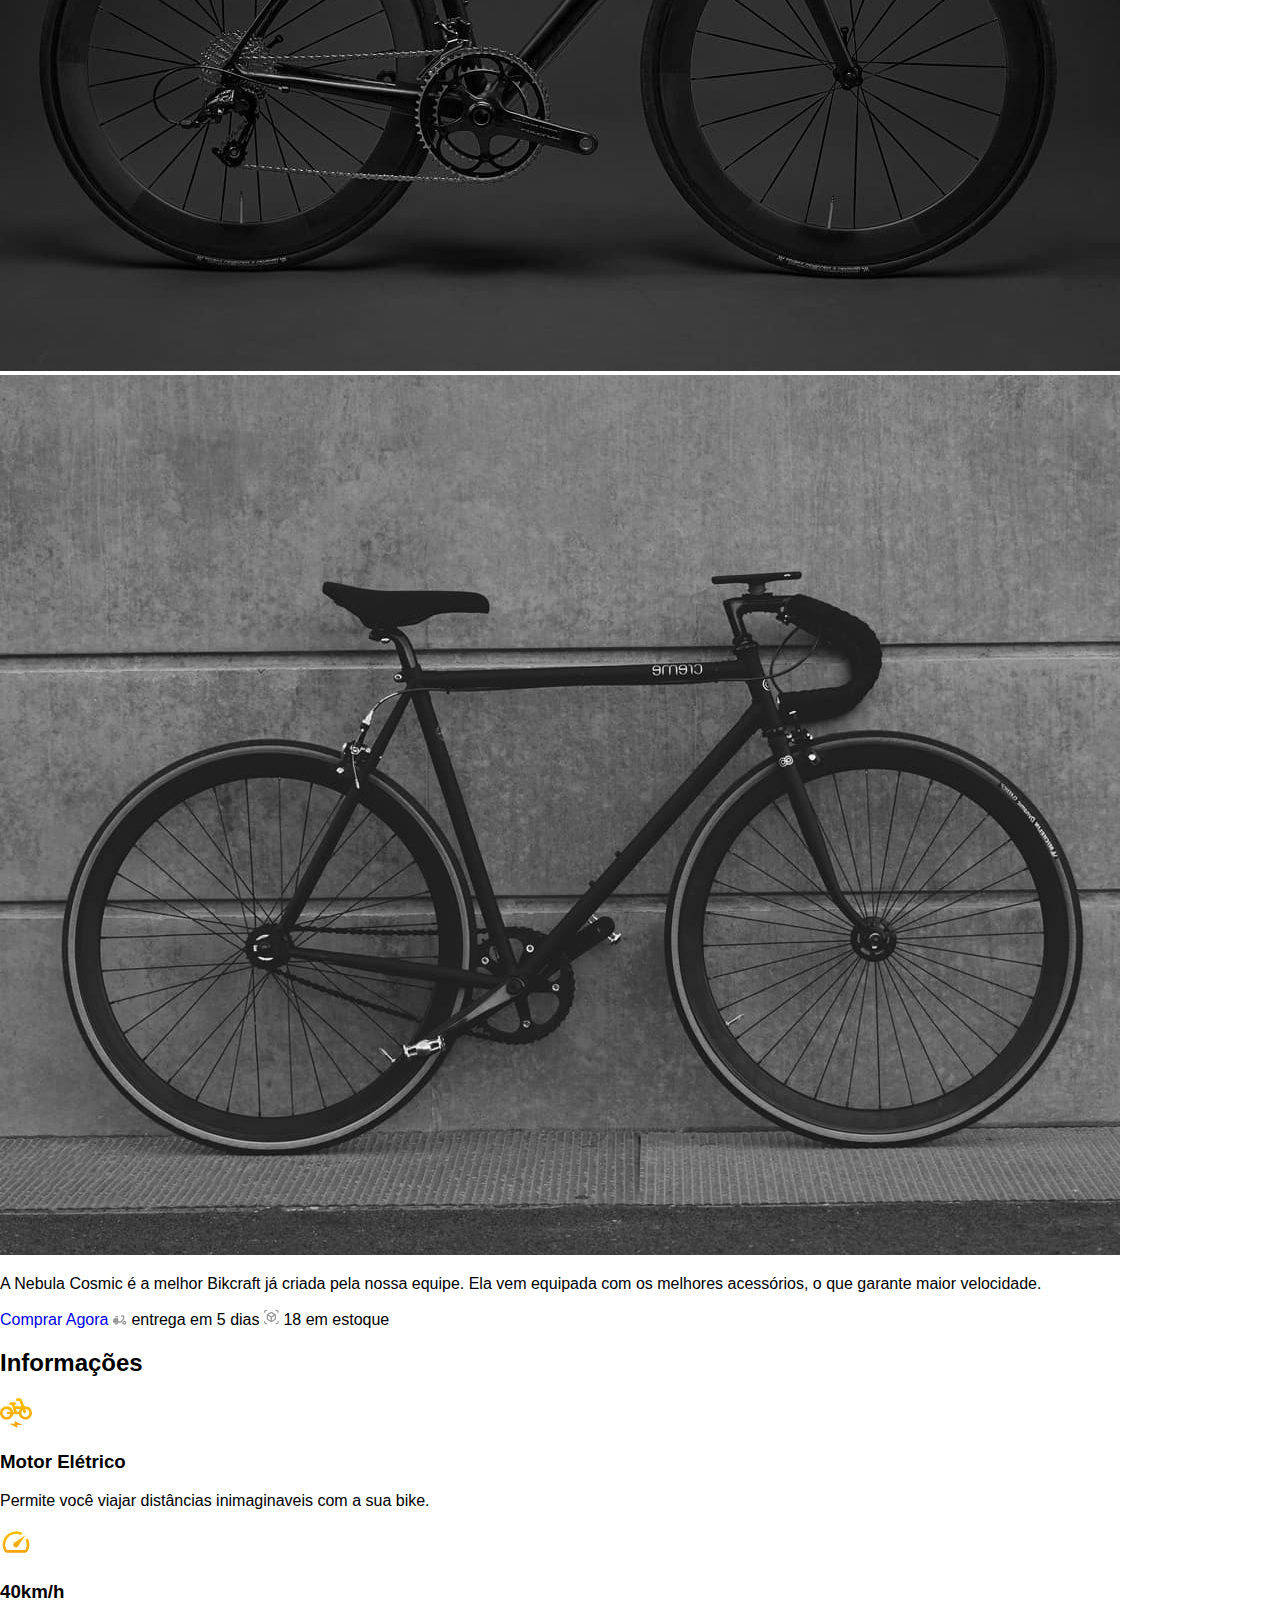
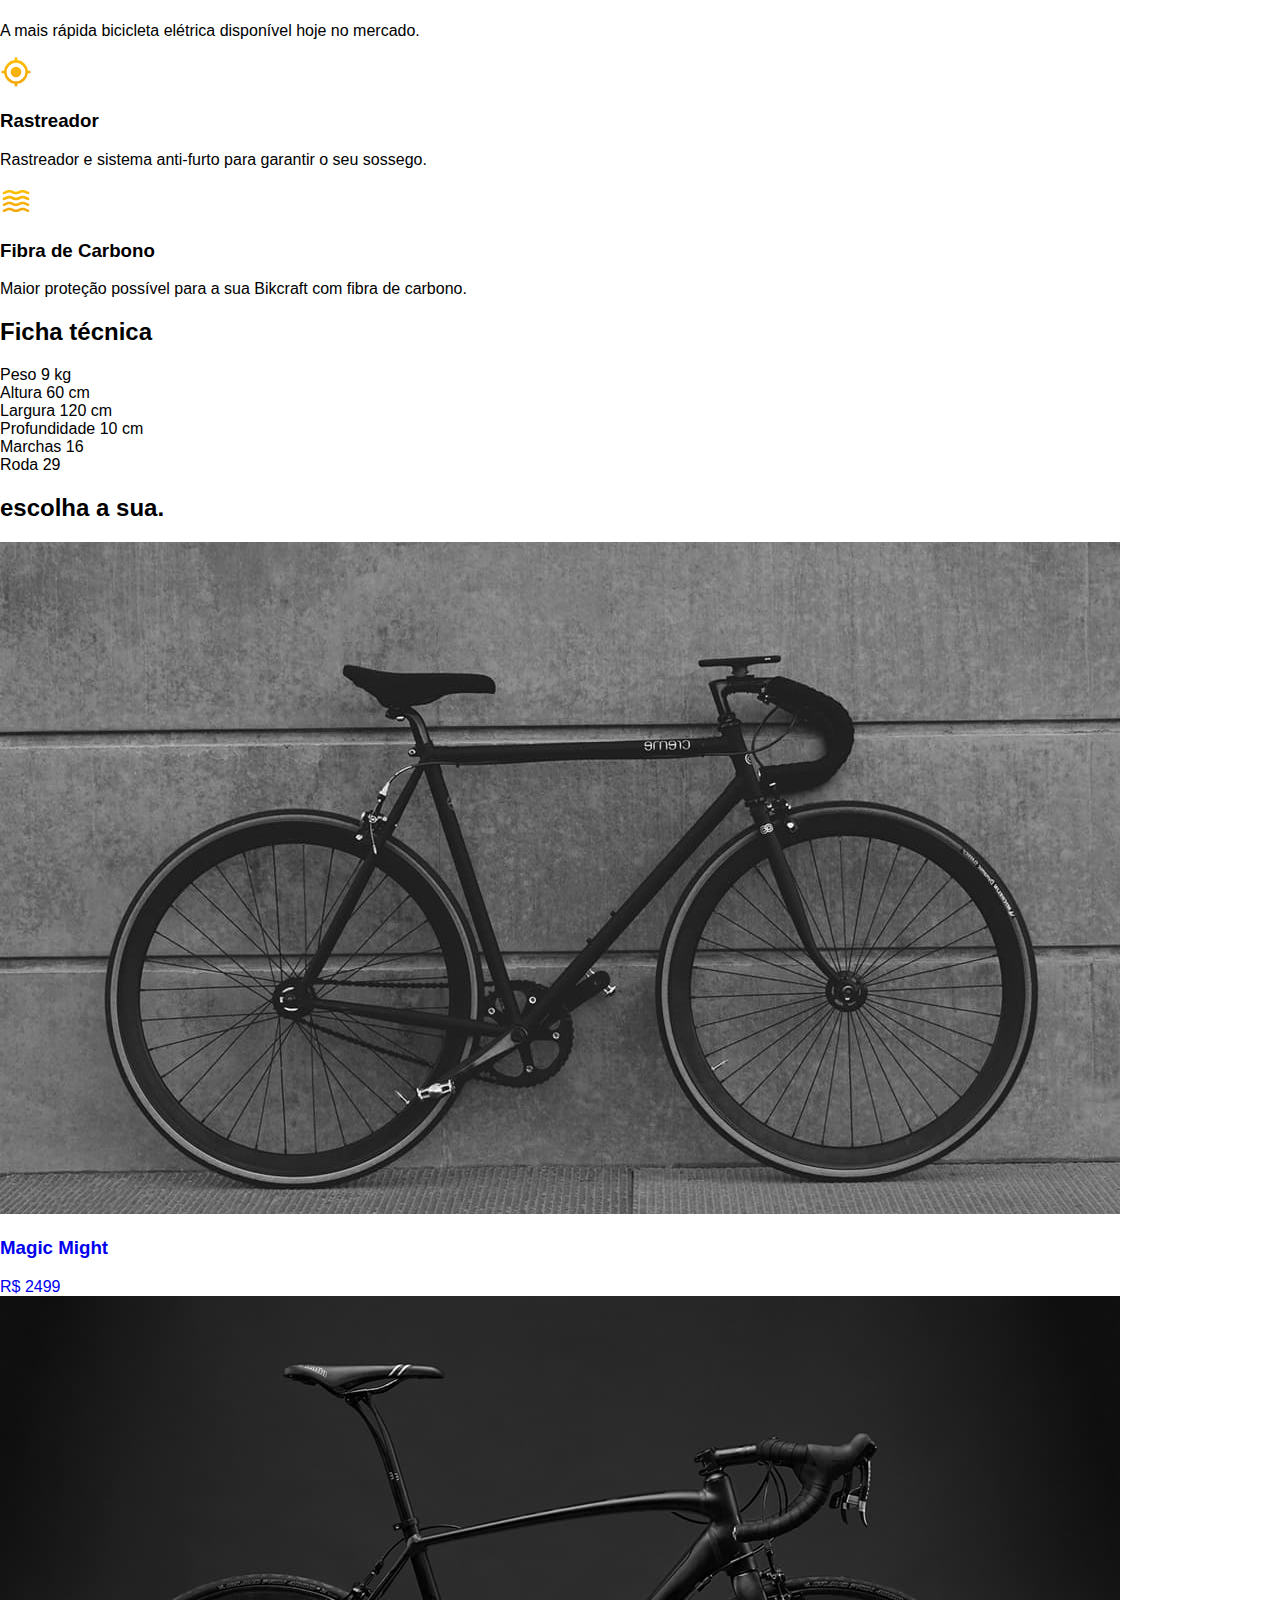
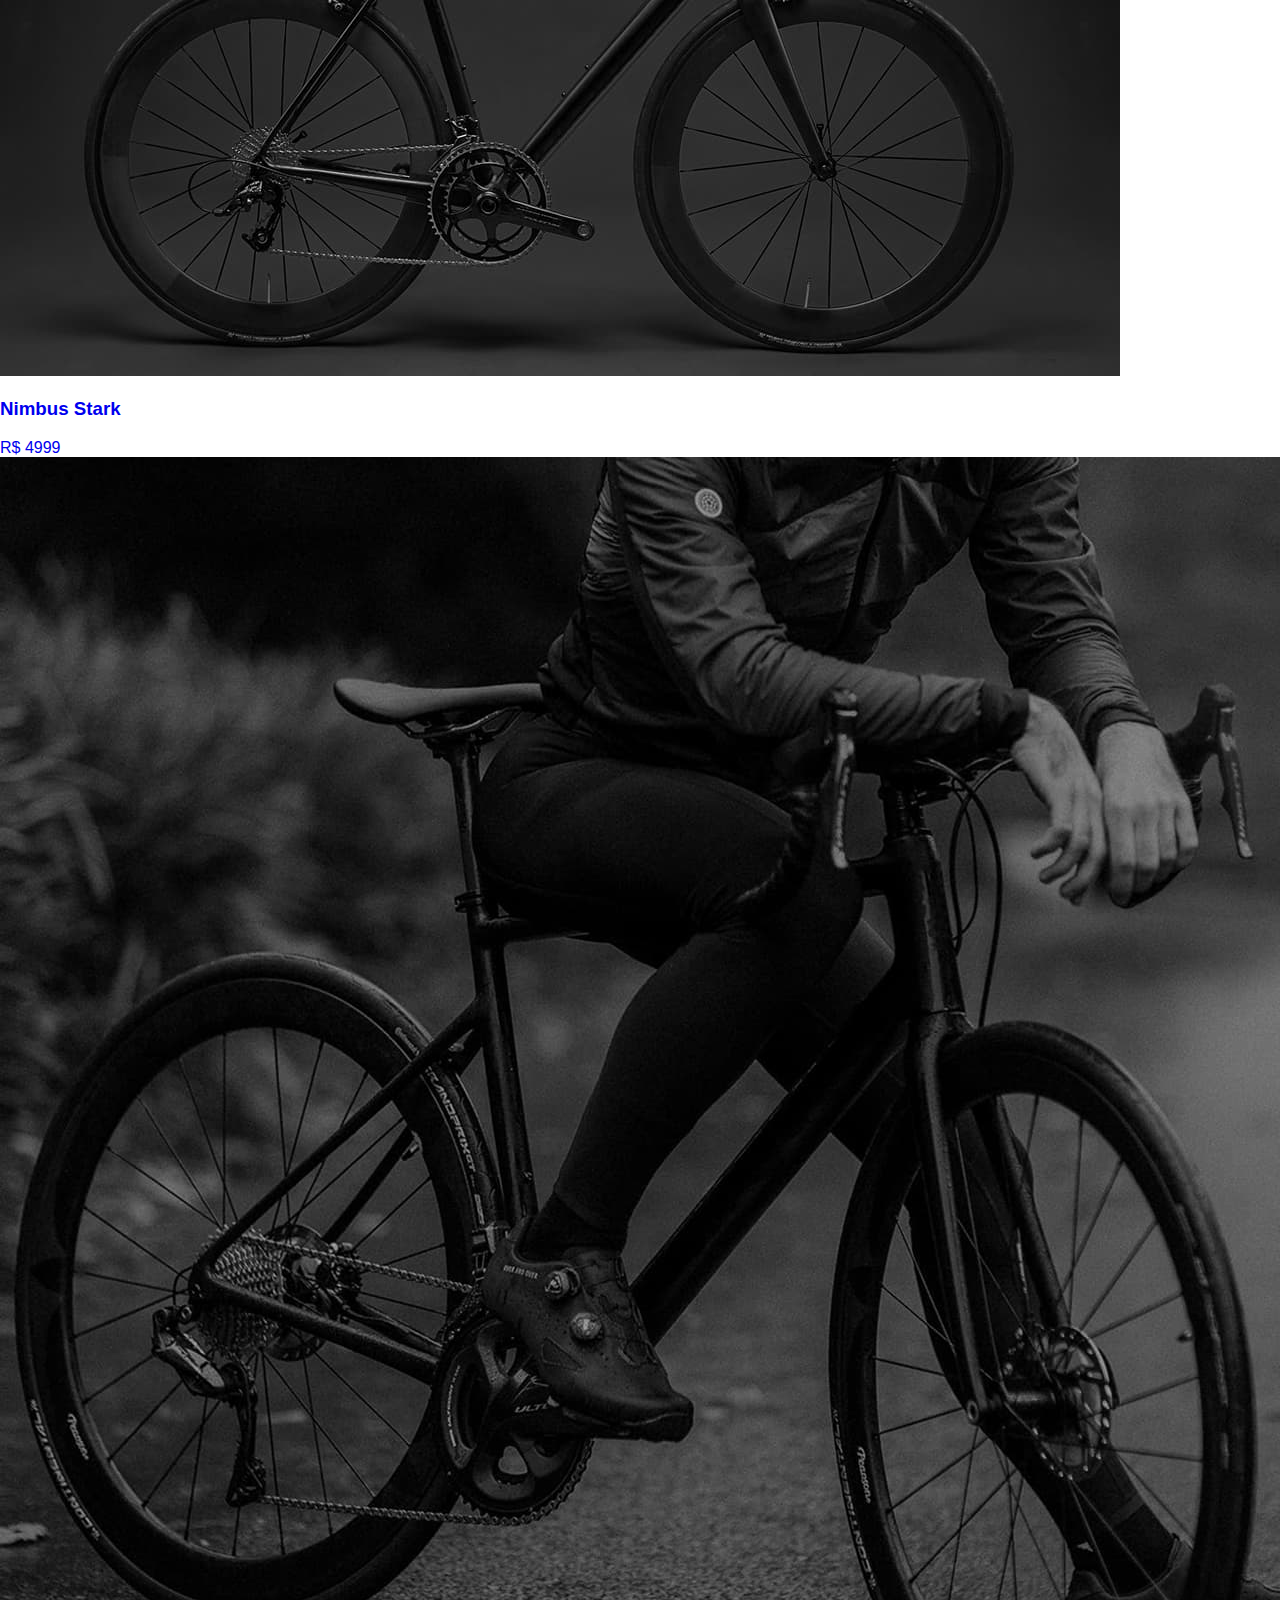
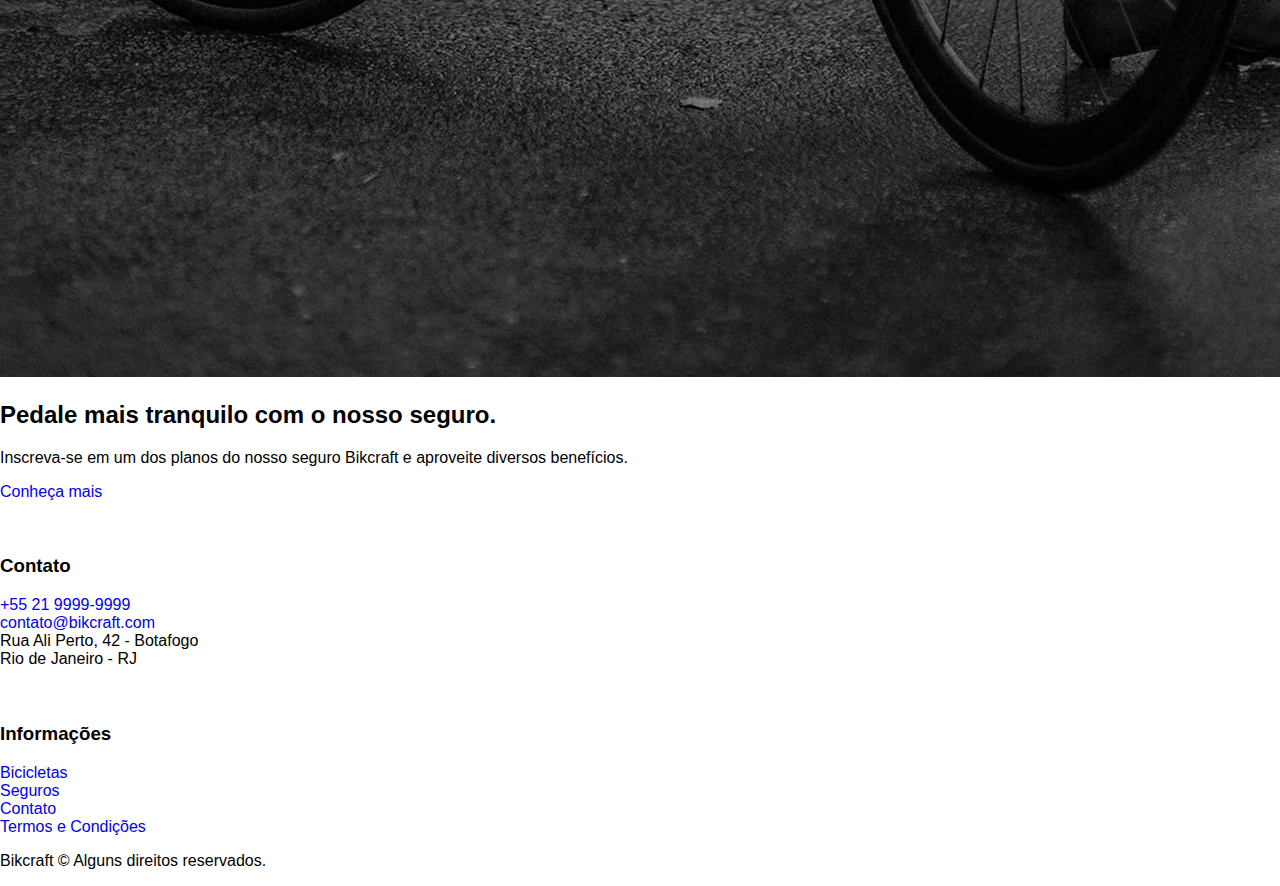
<file: bicicletas/nebula.html>
<!DOCTYPE html>
<html lang="pt-br">

<head>
  <meta charset="UTF-8">
  <meta name="viewport" content="width=device-width, initial-scale=1.0">
  <title>Nebula Cosmic | Bikcraft - Bicicletas Elétricas</title>
  <meta name="description" content="Nebula Cosmic">
  <link rel="stylesheet" href="../css/style.css">
  <link rel="preconnect" href="https://fonts.googleapis.com">
  <link rel="preconnect" href="https://fonts.gstatic.com" crossorigin>
  <link href="https://fonts.googleapis.com/css2?family=Merriweather:ital,opsz,wght@1,18..144,900&family=Poppins:wght@400;600&family=Roboto:ital,wdth,wght@0,75..100,100..900;1,75..100,100..900&display=swap" rel="stylesheet">
</head>

<body id="bicicleta">
  <header class="header-bg">
    <div class="header container">
      <a href="../">
        <img src="../img/bikcraft.svg" alt="Bikcraft">
      </a>
      <nav aria-label="primaria">
        <ul class="header-menu font-1-m cor-0">
          <li><a href="../bicicletas.html">Bicicletas</a></li>
          <li><a href="../seguros.html">Seguros</a></li>
          <li><a href="../contato.html">Contato</a></li>
        </ul>
      </nav>
    </div>
  </header>
  <main class="titulo-bg">
    <div>
      <div class="titulo container">
        <p class="font-2-xl cor-5">R$ 3999</p>
        <h1 class="font-1-xxl cor-0">Nebula Cosmic<span class="cor-p1">.</span></h1>
      </div>
    </div>
    <div class="bicicleta container">
      <div class="bicicleta-imagens">
        <img src="../img/bicicleta/nimbus3.jpg" alt="">
        <img src="../img/bicicleta/nimbus1.jpg" alt="">
        <img src="../img/bicicleta/nimbus2.jpg" alt="">
      </div>
      <div class="bicicleta-conteudo">
        <p class="font-2-l cor-5">A Nebula Cosmic é a melhor Bikcraft já criada pela nossa equipe. Ela vem equipada com os melhores acessórios, o que garante maior velocidade.</p>
        <div class="bicicleta-comprar">
          <a class="botao" href="../orcamento.html">Comprar Agora</a>
          <span class="font-1-xs cor-6"><img src="../img/icones/entrega.svg" alt=""> entrega em 5 dias</span>
          <span class="font-1-xs cor-6"><img src="../img/icones/estoque.svg" alt=""> 18 em estoque</span>
        </div>

        <h2 class="font-1-xs cor-0">Informações</h2>
        <ul class="bicicleta-informacoes">
          <li>
            <img src="../img/icones/eletrica.svg" alt="">
            <h3 class="font-1-m cor-0">Motor Elétrico</h3>
            <p class="font-2-xs cor-5">Permite você viajar distâncias inimaginaveis com a sua bike.</p>
          </li>
          <li>
            <img src="../img/icones/velocidade.svg" alt="">
            <h3 class="font-1-m cor-0">40km/h</h3>
            <p class="font-2-xs cor-5">A mais rápida bicicleta elétrica disponível hoje no mercado.</p>
          </li>
          <li>
            <img src="../img/icones/rastreador.svg" alt="">
            <h3 class="font-1-m cor-0">Rastreador</h3>
            <p class="font-2-xs cor-5">Rastreador e sistema anti-furto para garantir o seu sossego.</p>
          </li>
          <li>
            <img src="../img/icones/carbono.svg" alt="">
            <h3 class="font-1-m cor-0">Fibra de Carbono</h3>
            <p class="font-2-xs cor-5">Maior proteção possível para a sua Bikcraft com fibra de carbono.</p>
          </li>
        </ul>
        <h2 class="font-1-xs cor-0">Ficha técnica</h2>
        <ul class="bicicleta-ficha font-2-s cor-4">
          <li>Peso <span>9 kg</span></li>
          <li>Altura <span>60 cm</span></li>
          <li>Largura <span>120 cm</span></li>
          <li>Profundidade <span>10 cm</span></li>
          <li>Marchas <span>16</span></li>
          <li>Roda <span>29</span></li>
        </ul>
      </div>
    </div>
  </main>

  <article class="bicicletas-lista container">
    <h2 class="font-1-xxl">escolha a sua<span class="cor-p1">.</span></h2>
    <ul>
      <li>
        <a href="./magic.html">
          <img src="../img/bicicletas/magic.jpg" alt="Bicicleta preta">
          <h3 class="font-1-xl">Magic Might</h3>
          <span class="font-2-m cor-8">R$ 2499</span>
        </a>
      </li>
      <li>
        <a href="./nimbus.html">
          <img src="../img/bicicletas/nimbus.jpg" alt="Bicicleta preta">
          <h3 class="font-1-xl">Nimbus Stark</h3>
          <span class="font-2-m cor-8">R$ 4999</span>
        </a>
      </li>
    </ul>
  </article>

  <article class="seguro-bg">
    <div class="seguro container">
      <div class="seguro-img">
        <img src="../img/fotos/seguros.jpg" alt="Pessoa parada em cima de uma bicicleta">
      </div>
      <div class="seguro-conteudo">
        <h2 class="font-1-xxl cor-0">Pedale mais tranquilo com o nosso <span class="cor-p1">seguro.</span></h2>
        <p class="font-2-l cor-5">Inscreva-se em um dos planos do nosso seguro Bikcraft e aproveite diversos benefícios.</p>
        <a class="botao" href="../seguros.html">Conheça mais</a>
      </div>
    </div>
  </article>

  <footer class="footer-bg">
    <div class="footer container">
      <img src="../img/bikcraft.svg" alt="Bikcraft">
      <div class="footer-contato">
        <h3 class="font-2-l-b cor-0">Contato</h3>
        <ul class="font-2-m cor-5">
          <li><a href="tel:+552199999999">+55 21 9999-9999</a></li>
          <li><a href="mailto:contato@bikcraft.com">contato@bikcraft.com</a></li>
          <li>Rua Ali Perto, 42 - Botafogo</li>
          <li>Rio de Janeiro - RJ</li>
        </ul>
        <div class="footer-redes">
          <a href="../">
            <img src="../img/redes/instagram.svg" alt="Instagram">
          </a>
          <a href="../">
            <img src="../img/redes/facebook.svg" alt="Facebook">
          </a>
          <a href="../">
            <img src="../img/redes/youtube.svg" alt="YouTube">
          </a>
        </div>
      </div>
      <div class="footer-informacoes">
        <h3 class="font-2-l-b cor-0">Informações</h3>
        <nav>
          <ul class="font-1-m cor-5">
            <li><a href="../bicicletas.html">Bicicletas</a></li>
            <li><a href="../seguros.html">Seguros</a></li>
            <li><a href="../contato.html">Contato</a></li>
            <li><a href="../termos.html">Termos e Condições</a></li>
          </ul>
        </nav>
      </div>
      <p class="footer-copy font-2-m cor-6">Bikcraft © Alguns direitos reservados.</p>
    </div>
  </footer>
</body>

</html>
</file>
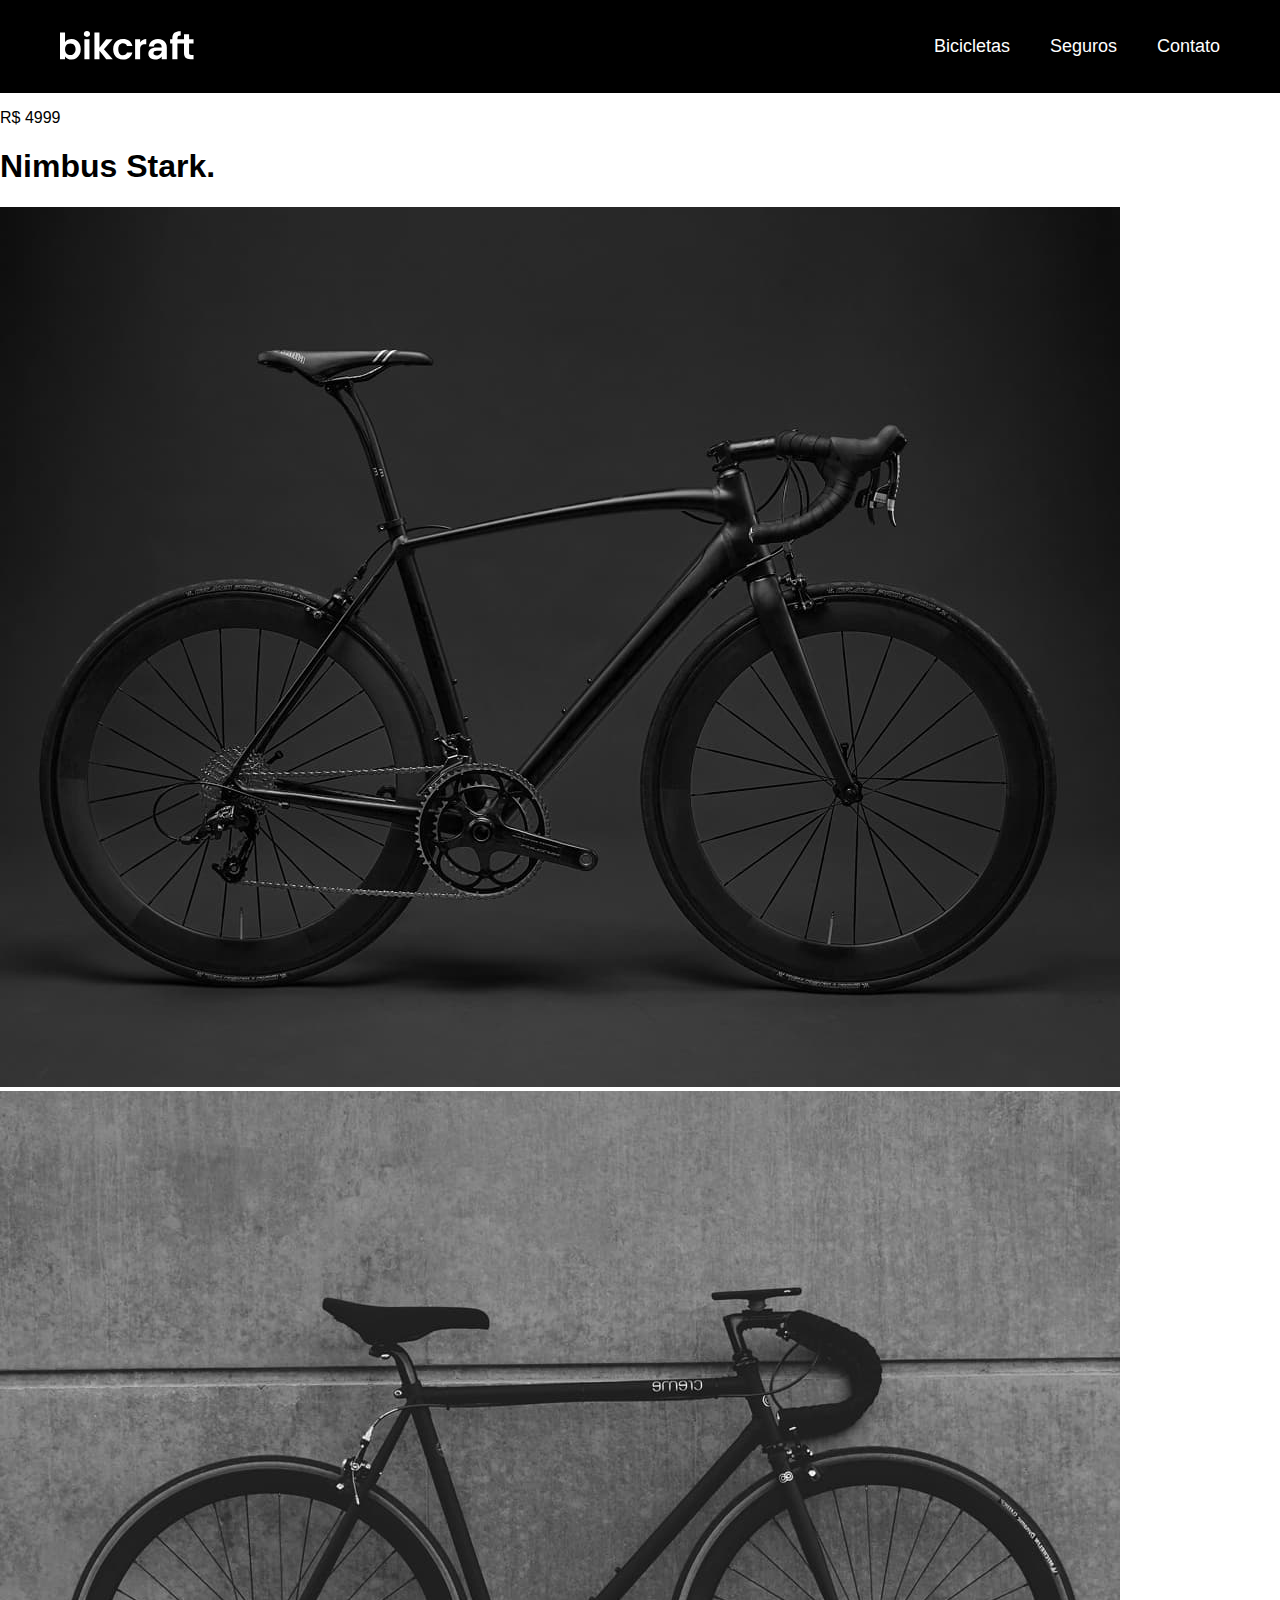
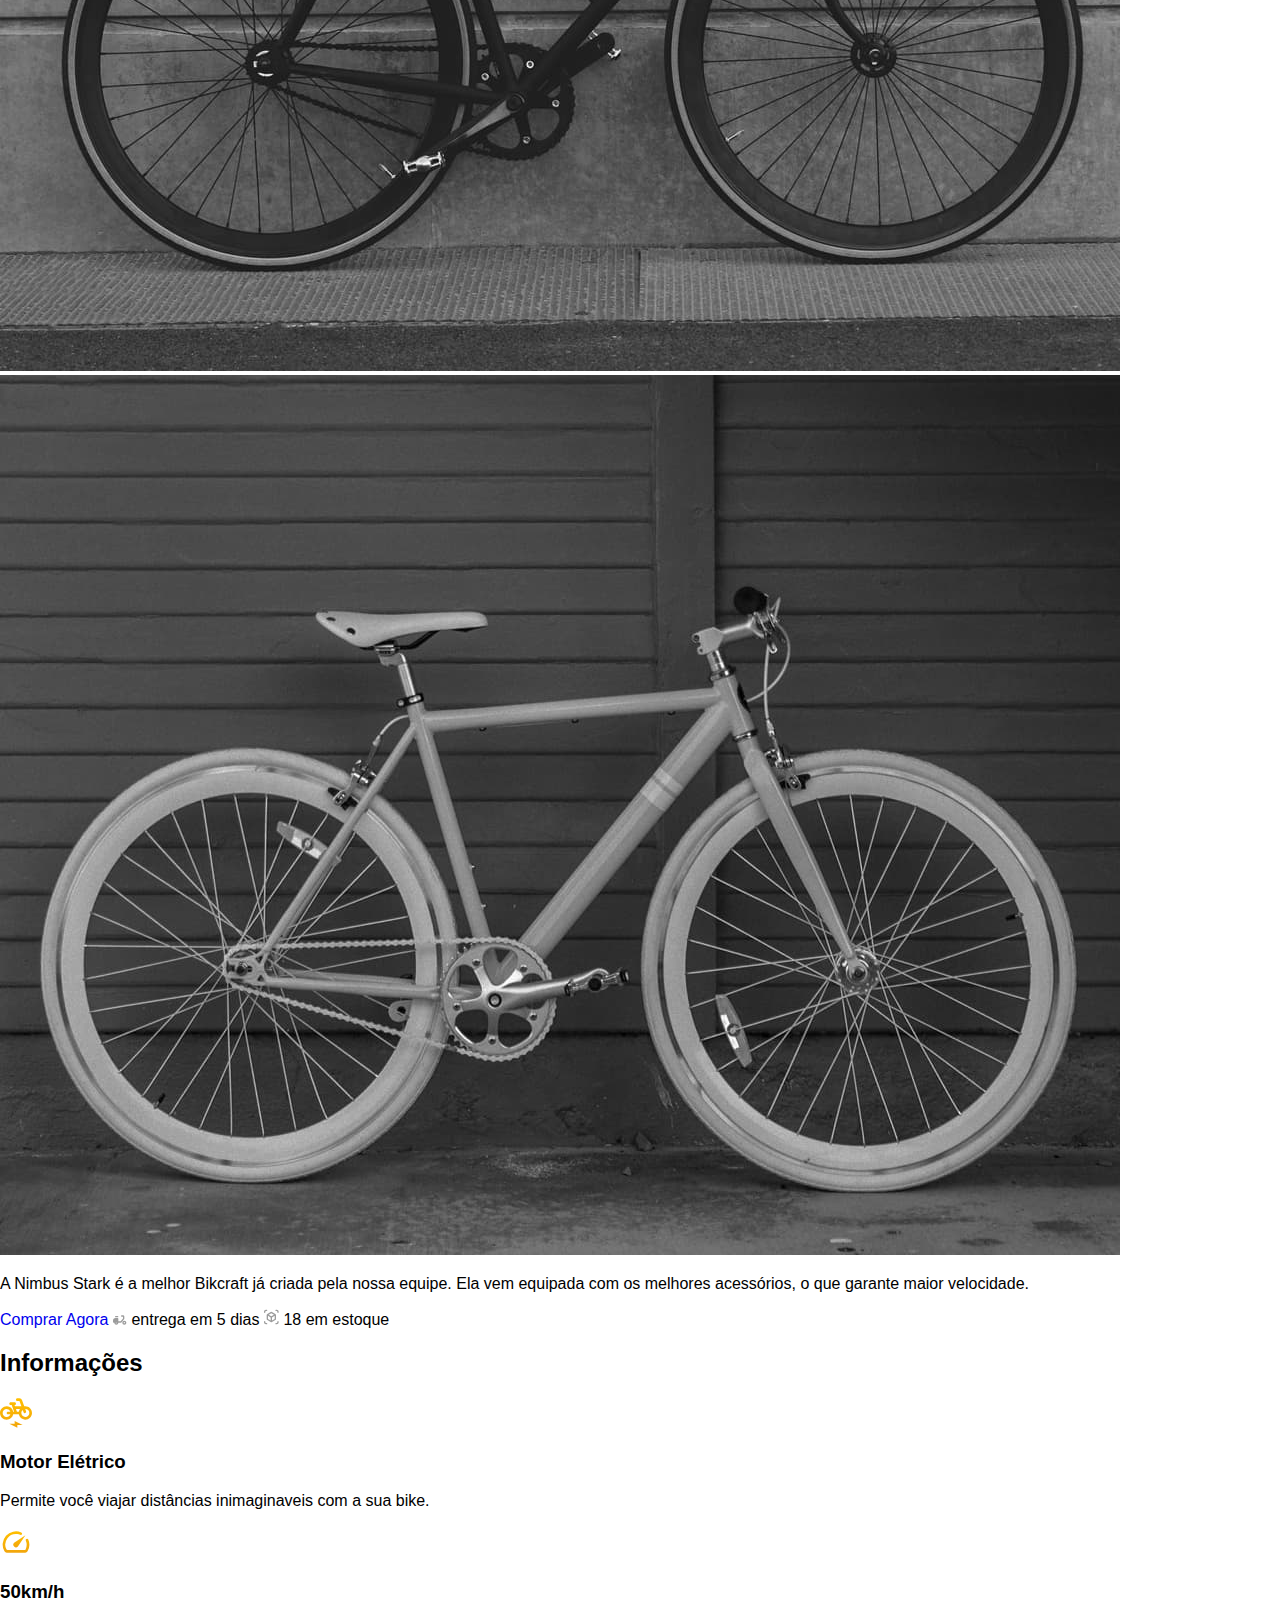
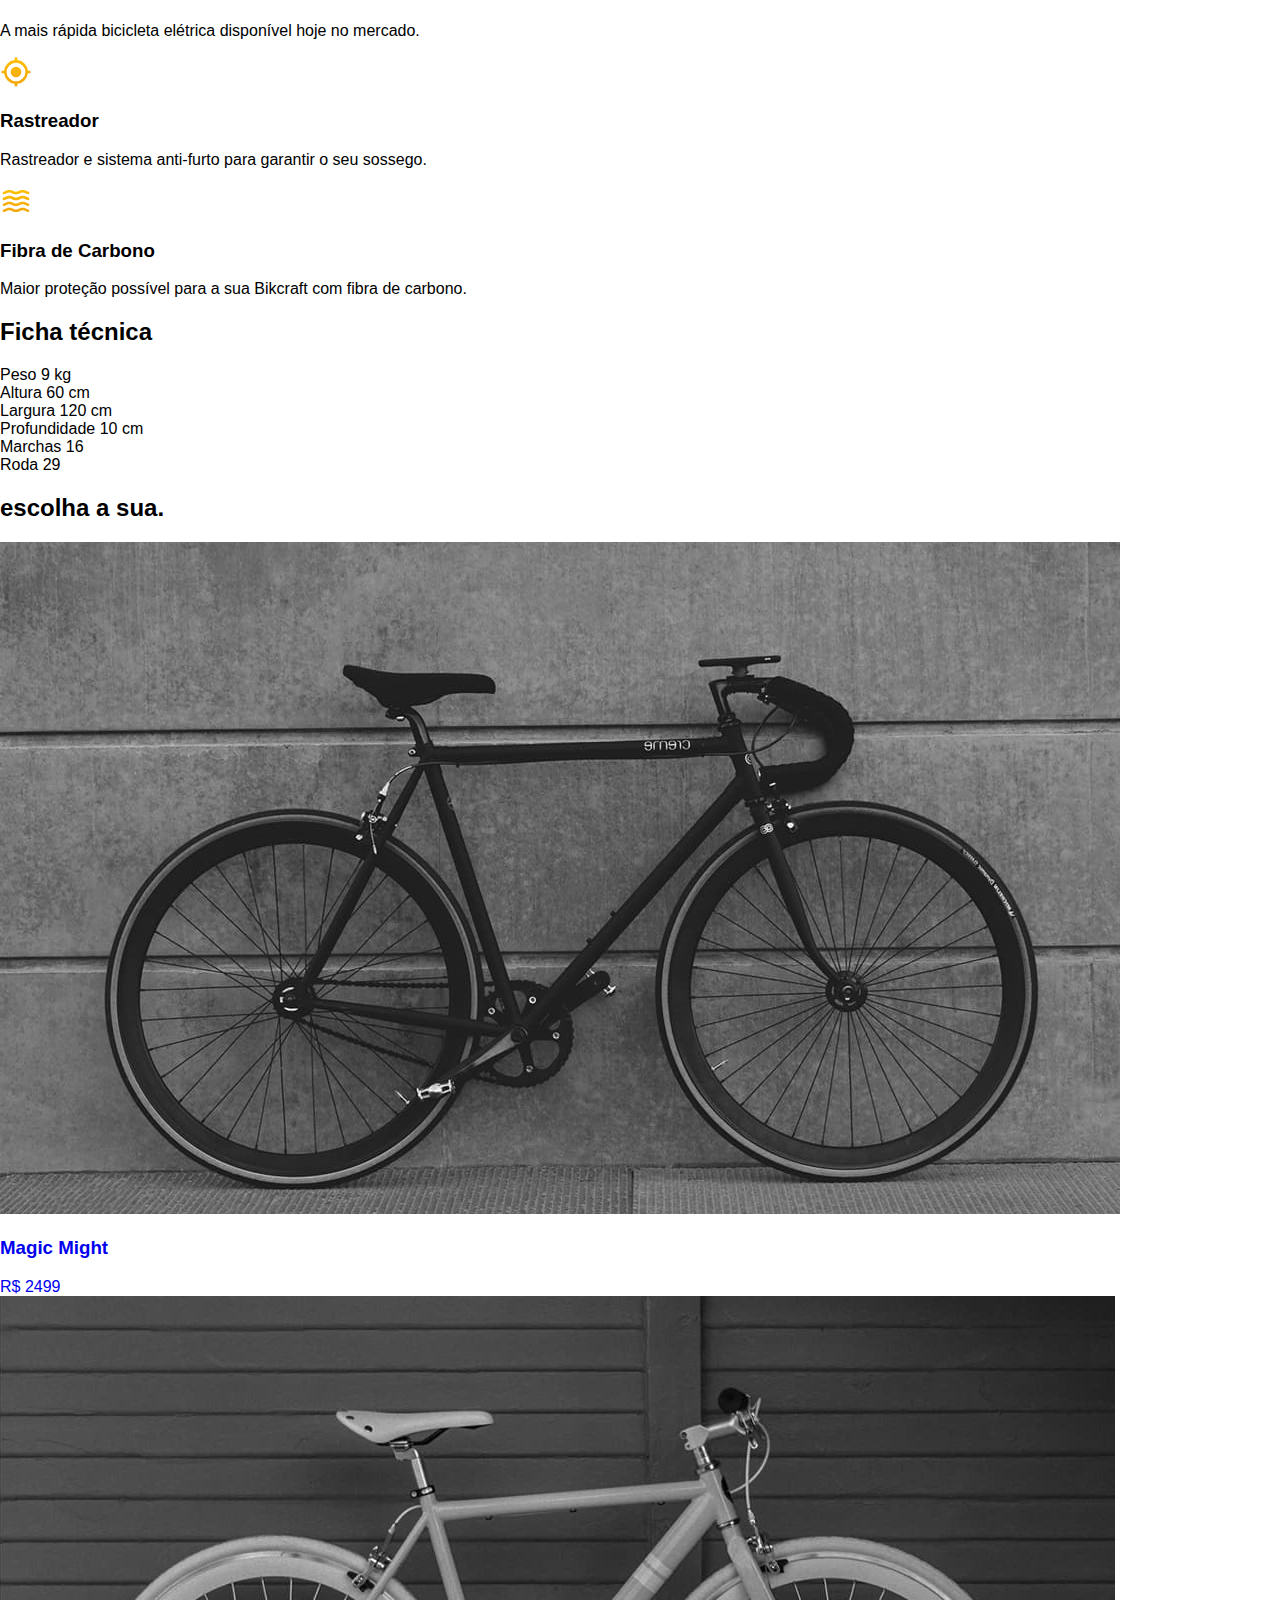
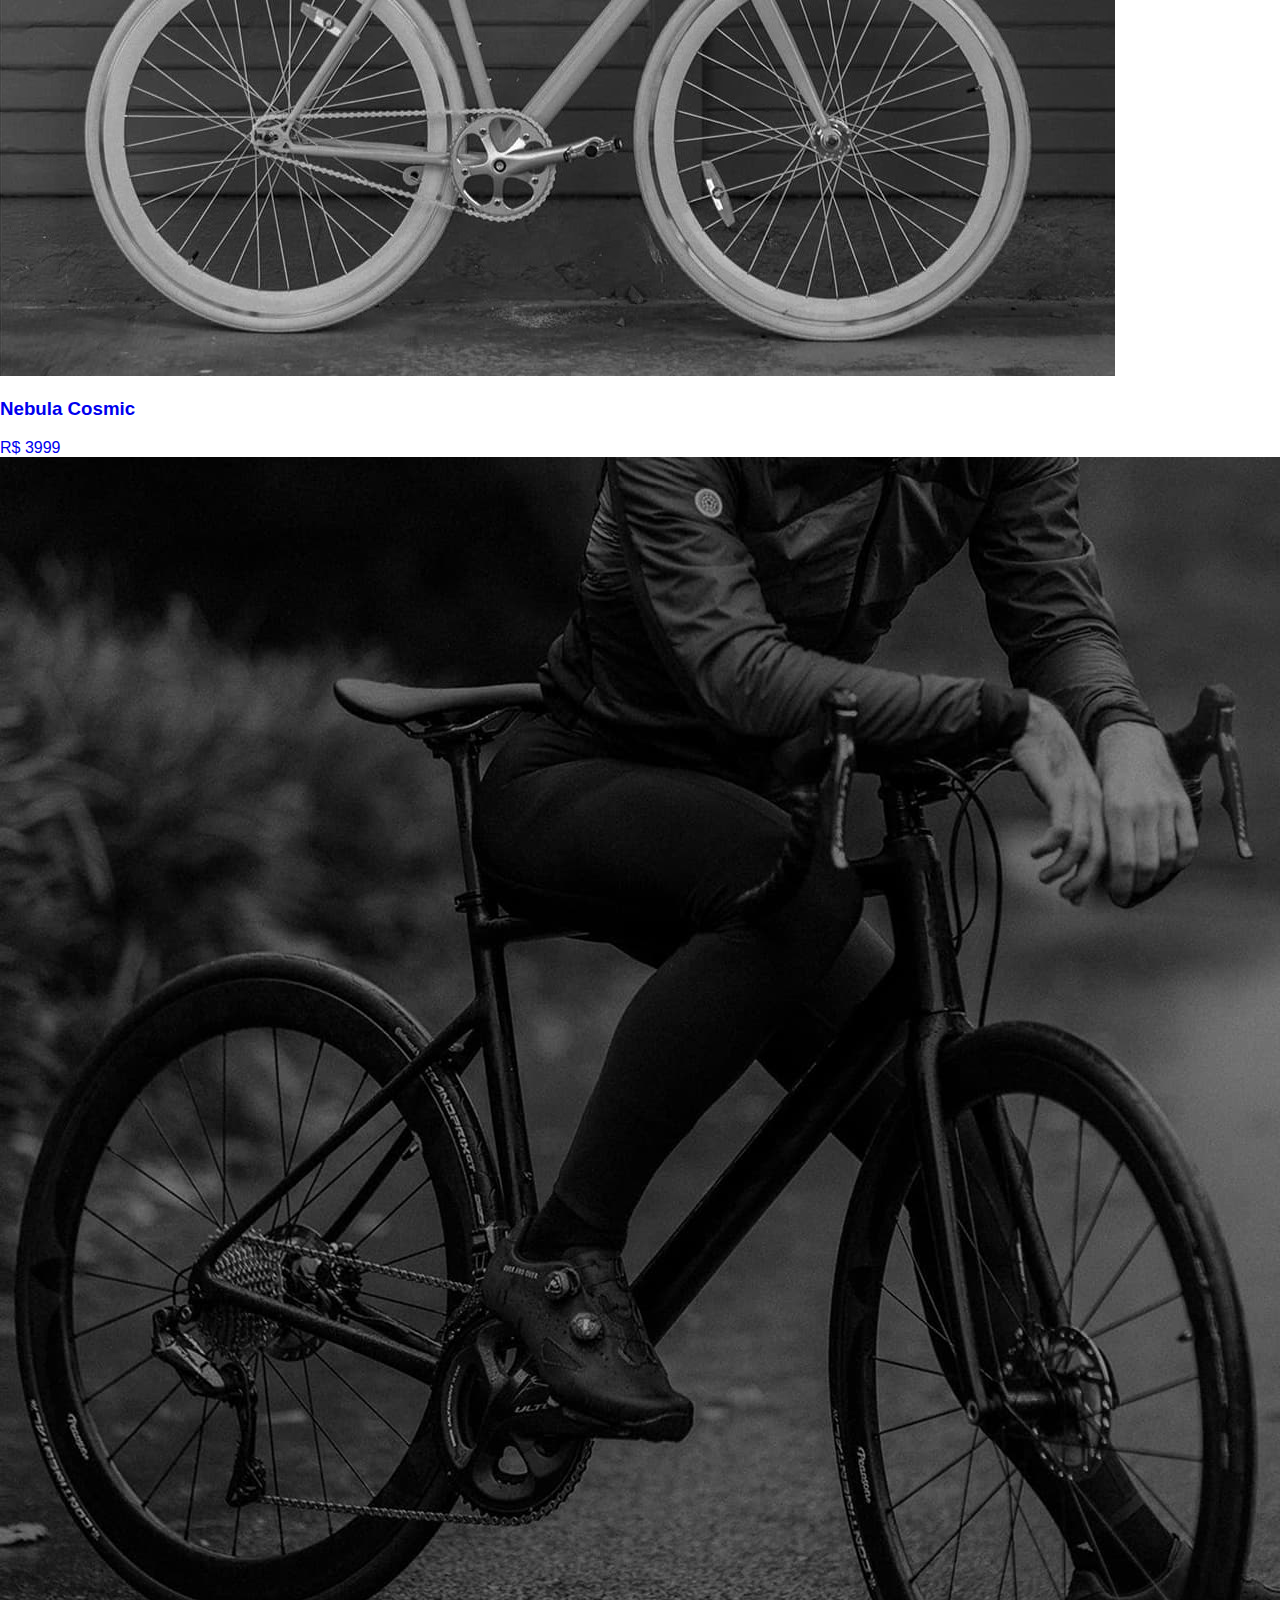
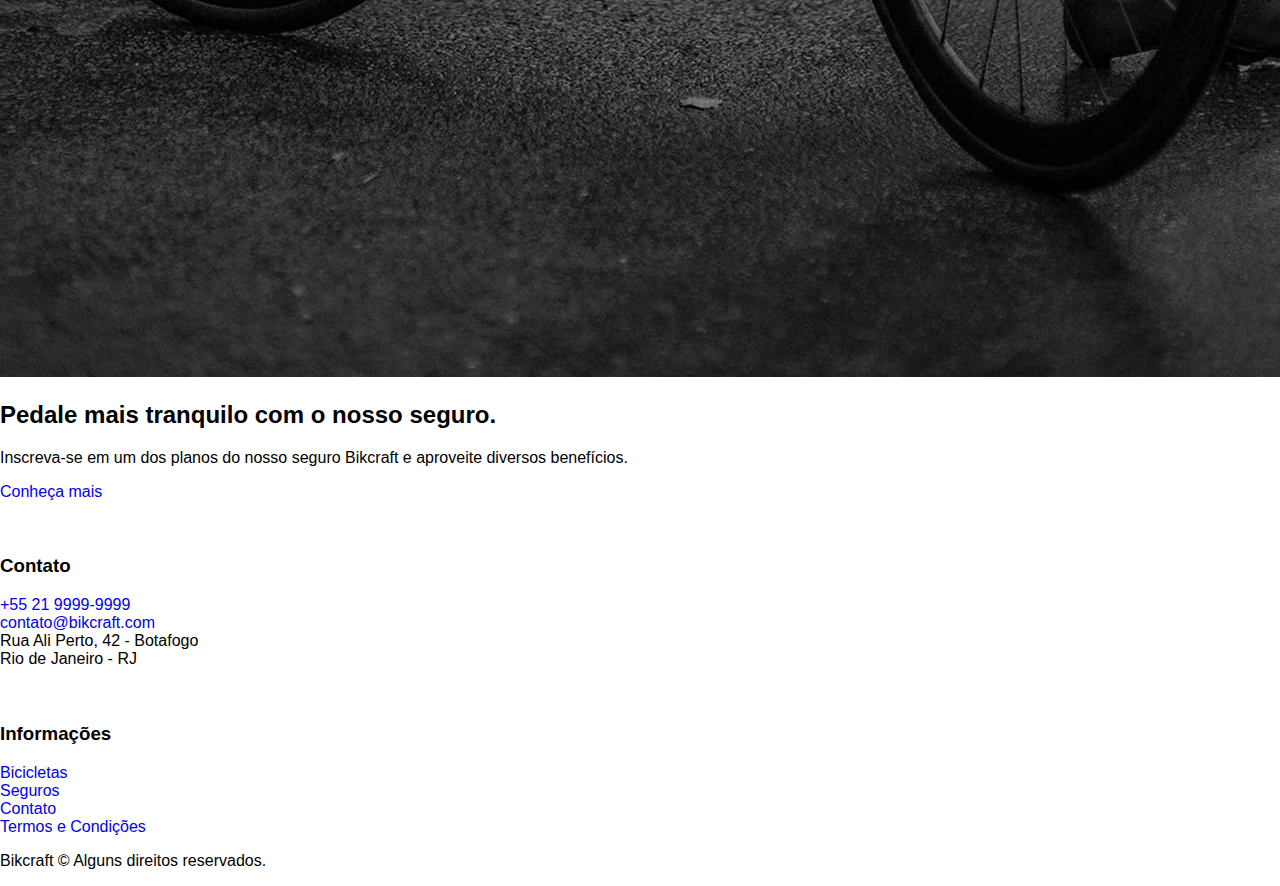
<file: bicicletas/nimbus.html>
<!DOCTYPE html>
<html lang="pt-br">

<head>
  <meta charset="UTF-8">
  <meta name="viewport" content="width=device-width, initial-scale=1.0">
  <title>Nimbus Stark | Bikcraft - Bicicletas Elétricas</title>
  <meta name="description" content="Nimbus Stark">
  <link rel="stylesheet" href="../css/style.css">
  <link rel="preconnect" href="https://fonts.googleapis.com">
  <link rel="preconnect" href="https://fonts.gstatic.com" crossorigin>
  <link href="https://fonts.googleapis.com/css2?family=Merriweather:ital,opsz,wght@1,18..144,900&family=Poppins:wght@400;600&family=Roboto:ital,wdth,wght@0,75..100,100..900;1,75..100,100..900&display=swap" rel="stylesheet">
</head>

<body id="bicicleta">
  <header class="header-bg">
    <div class="header container">
      <a href="../">
        <img src="../img/bikcraft.svg" alt="Bikcraft">
      </a>
      <nav aria-label="primaria">
        <ul class="header-menu font-1-m cor-0">
          <li><a href="../bicicletas.html">Bicicletas</a></li>
          <li><a href="../seguros.html">Seguros</a></li>
          <li><a href="../contato.html">Contato</a></li>
        </ul>
      </nav>
    </div>
  </header>
  <main class="titulo-bg">
    <div>
      <div class="titulo container">
        <p class="font-2-xl cor-5">R$ 4999</p>
        <h1 class="font-1-xxl cor-0">Nimbus Stark<span class="cor-p1">.</span></h1>
      </div>
    </div>
    <div class="bicicleta container">
      <div class="bicicleta-imagens">
        <img src="../img/bicicleta/nimbus1.jpg" alt="">
        <img src="../img/bicicleta/nimbus2.jpg" alt="">
        <img src="../img/bicicleta/nimbus3.jpg" alt="">
      </div>
      <div class="bicicleta-conteudo">
        <p class="font-2-l cor-5">A Nimbus Stark é a melhor Bikcraft já criada pela nossa equipe. Ela vem equipada com os melhores acessórios, o que garante maior velocidade.</p>
        <div class="bicicleta-comprar">
          <a class="botao" href="../orcamento.html">Comprar Agora</a>
          <span class="font-1-xs cor-6"><img src="../img/icones/entrega.svg" alt=""> entrega em 5 dias</span>
          <span class="font-1-xs cor-6"><img src="../img/icones/estoque.svg" alt=""> 18 em estoque</span>
        </div>

        <h2 class="font-1-xs cor-0">Informações</h2>
        <ul class="bicicleta-informacoes">
          <li>
            <img src="../img/icones/eletrica.svg" alt="">
            <h3 class="font-1-m cor-0">Motor Elétrico</h3>
            <p class="font-2-xs cor-5">Permite você viajar distâncias inimaginaveis com a sua bike.</p>
          </li>
          <li>
            <img src="../img/icones/velocidade.svg" alt="">
            <h3 class="font-1-m cor-0">50km/h</h3>
            <p class="font-2-xs cor-5">A mais rápida bicicleta elétrica disponível hoje no mercado.</p>
          </li>
          <li>
            <img src="../img/icones/rastreador.svg" alt="">
            <h3 class="font-1-m cor-0">Rastreador</h3>
            <p class="font-2-xs cor-5">Rastreador e sistema anti-furto para garantir o seu sossego.</p>
          </li>
          <li>
            <img src="../img/icones/carbono.svg" alt="">
            <h3 class="font-1-m cor-0">Fibra de Carbono</h3>
            <p class="font-2-xs cor-5">Maior proteção possível para a sua Bikcraft com fibra de carbono.</p>
          </li>
        </ul>
        <h2 class="font-1-xs cor-0">Ficha técnica</h2>
        <ul class="bicicleta-ficha font-2-s cor-4">
          <li>Peso <span>9 kg</span></li>
          <li>Altura <span>60 cm</span></li>
          <li>Largura <span>120 cm</span></li>
          <li>Profundidade <span>10 cm</span></li>
          <li>Marchas <span>16</span></li>
          <li>Roda <span>29</span></li>
        </ul>
      </div>
    </div>
  </main>

  <article class="bicicletas-lista container">
    <h2 class="font-1-xxl">escolha a sua<span class="cor-p1">.</span></h2>
    <ul>
      <li>
        <a href="./magic.html">
          <img src="../img/bicicletas/magic.jpg" alt="Bicicleta preta">
          <h3 class="font-1-xl">Magic Might</h3>
          <span class="font-2-m cor-8">R$ 2499</span>
        </a>
      </li>
      <li>
        <a href="./nebula.html">
          <img src="../img/bicicletas/nebula.jpg" alt="Bicicleta preta">
          <h3 class="font-1-xl">Nebula Cosmic</h3>
          <span class="font-2-m cor-8">R$ 3999</span>
        </a>
      </li>
    </ul>
  </article>

  <article class="seguro-bg">
    <div class="seguro container">
      <div class="seguro-img">
        <img src="../img/fotos/seguros.jpg" alt="Pessoa parada em cima de uma bicicleta">
      </div>
      <div class="seguro-conteudo">
        <h2 class="font-1-xxl cor-0">Pedale mais tranquilo com o nosso <span class="cor-p1">seguro.</span></h2>
        <p class="font-2-l cor-5">Inscreva-se em um dos planos do nosso seguro Bikcraft e aproveite diversos benefícios.</p>
        <a class="botao" href="../seguros.html">Conheça mais</a>
      </div>
    </div>
  </article>

  <footer class="footer-bg">
    <div class="footer container">
      <img src="../img/bikcraft.svg" alt="Bikcraft">
      <div class="footer-contato">
        <h3 class="font-2-l-b cor-0">Contato</h3>
        <ul class="font-2-m cor-5">
          <li><a href="tel:+552199999999">+55 21 9999-9999</a></li>
          <li><a href="mailto:contato@bikcraft.com">contato@bikcraft.com</a></li>
          <li>Rua Ali Perto, 42 - Botafogo</li>
          <li>Rio de Janeiro - RJ</li>
        </ul>
        <div class="footer-redes">
          <a href="../">
            <img src="../img/redes/instagram.svg" alt="Instagram">
          </a>
          <a href="../">
            <img src="../img/redes/facebook.svg" alt="Facebook">
          </a>
          <a href="../">
            <img src="../img/redes/youtube.svg" alt="YouTube">
          </a>
        </div>
      </div>
      <div class="footer-informacoes">
        <h3 class="font-2-l-b cor-0">Informações</h3>
        <nav>
          <ul class="font-1-m cor-5">
            <li><a href="../bicicletas.html">Bicicletas</a></li>
            <li><a href="../seguros.html">Seguros</a></li>
            <li><a href="../contato.html">Contato</a></li>
            <li><a href="../termos.html">Termos e Condições</a></li>
          </ul>
        </nav>
      </div>
      <p class="footer-copy font-2-m cor-6">Bikcraft © Alguns direitos reservados.</p>
    </div>
  </footer>
</body>

</html>
</file>
<file: css/style.css>
body {
  margin: 0px;
  font-family: Arial, Helvetica, sans-serif;
}
ul {
  margin: 0px;
  padding: 0px;
  list-style: none;
}
a {
  text-decoration: none;
}
.header-bg {
  background-color: #000;
}

.header {
  display: flex;
  flex-wrap: wrap;
  gap: 20px;
  justify-content: space-between;
  align-items: center;
  box-sizing: border-box;
  padding: 20px;
  max-width: 1200px;
  margin-left: auto;
  margin-right: auto;
}

.header-menu {
  display: flex;
  flex-wrap: wrap;
  gap: 40px;
}

.header-menu a {
  color: #fff;
  display: inline-block;
  padding: 16px 0px;
  font-size: 18px;
  position: relative;
}

.header-menu a::after {
  content: "";
  display: block;
  height: 2px;
  width: 0px;
  background: #fff;
  margin-top: 4px;
  transition: 0.3s;
  position: absolute;
}
.header-menu a:hover:after {
  width: 100%;
}

@media (max-width: 800px) {
  .header-menu {
    gap: 20px;
  }
  .header-menu a {
    background: #111;
    padding: 12px 16px;
    border-radius: 4px;
  }
  .header-menu a:hover {
    background-color: #2e2e2e;
  }
  .header a::after {
    display: none;
  }
}

@media (max-width: 600px) {
  .header-menu {
    gap: 12px;
  }
  .header-menu a {
    padding: 8px 12px;
    font-size: 14px;
  }
}
</file>
<file: css/style.min.css>
body{margin:0;font-family:Arial,Helvetica,sans-serif;color:#111}blockquote,dd,h1,h2,h3,h4,p,ul{margin:0}ul{padding:0;list-style:none}a{text-decoration:none;color:inherit}img{max-width:100%;height:auto;display:block}img[src$=".jpg"]{border-radius:4px}.header-bg{background-color:var(--cor-12)}.header{display:flex;flex-wrap:wrap;gap:20px;justify-content:space-between;align-items:center;padding-top:20px;padding-bottom:20px}.header-menu{display:flex;flex-wrap:wrap;gap:40px}.header-menu a{display:inline-block;padding:16px 0;position:relative}.header-menu a::after{content:"";display:block;height:2px;width:0;background:var(--cor-0);margin-top:4px;transition:.3s;position:absolute}.header-menu a.ativo::after,.header-menu a:hover::after{width:100%}@media (max-width:800px){.header-menu{gap:20px}.header-menu a{background:var(--cor-11);padding:12px 16px;border-radius:4px}.header-menu a:hover{background-color:var(--cor-10)}.header a::after{display:none}}@media (max-width:600px){.header-menu{gap:12px}.header-menu a{padding:8px 12px;font-size:14px}}.footer-bg{background-color:var(--cor-12)}.footer{display:grid;grid-template-columns:1.5fr 2.5fr 2fr;gap:40px;padding-top:60px;padding-bottom:60px}.footer h3{margin-bottom:32px}.footer-contato ul{margin-bottom:32px}.footer-contato li:nth-child(2n):after{content:"";display:block;max-width:360px;height:2px;background:var(--cor-11);margin-top:16px}.footer li{margin-bottom:16px}.footer-redes{display:flex;gap:32px}.footer a:hover{color:var(--cor-0)}.footer-copy{grid-column:1/-1;margin-top:40px}@media (max-width:800px){.footer>img{display:none}.footer{grid-template-columns:1fr 1fr}}@media (max-width:600px){.footer{grid-template-columns:1fr;gap:60px}.footer-copy{margin-top:0}}.container{box-sizing:border-box;max-width:1200px;padding-left:20px;padding-right:20px;margin-left:auto;margin-right:auto}.botao{display:inline-block;padding:16px 32px;background:linear-gradient(#ffbf00,#f2a50c);border-radius:4px;box-shadow:0 1px 2px 0 rgba(0,0,0,.1);text-transform:uppercase;color:var(--cor-p5);font:600 1.125rem/1.35 Poppins,sans-serif;max-width:max-content;border:none;cursor:pointer}.botao:hover{background:linear-gradient(#ffb60d,#e59317)}.botao.secundario{background:var(--cor-10);color:var(--cor-2)}.botao.secundario:hover{background:var(--cor-9)}.botao.seta{display:flex;align-items:center}.botao.seta::after{content:"";display:inline-block;width:18px;height:10px;margin-left:12px;background:url("../img/icones/seta.svg");transition:transform .2s}.botao.seta:hover:after{transform:translateX(4px)}@media (max-width:600px){.botao{padding:12px 16px;font-size:1rem}}.link{display:inline-block;color:var(--cor-p1);font:500 1.5rem/1.5 Poppins,sans-serif;text-transform:uppercase}.link::after{content:"";display:block;width:100%;height:4px;background-color:currentColor}.link:hover{color:var(--cor-0)}.titulo-bg{padding-top:60px;padding-bottom:60px;background-color:var(--cor-11)}.titulo{background:url("../img/dec/top-right.svg") no-repeat top right 20px}.titulo p{margin-top:4px}@media (max-width:800px){.titulo-bg{padding-top:40px;padding-bottom:40px}.titulo p{font-size:1rem;text-transform:lowercase;font-weight:400}}.form{display:grid;grid-template-columns:1fr 1fr;gap:20px}.form label{display:block;font:400 1rem/1.5 Poppins,sans-serif;margin-bottom:4px}.form .col-2{grid-column:span 2}.form input[type=email],.form input[type=text],.form textarea{font:400 1rem/1.5 Roboto,sans-serif;background:var(--cor-1);border:1px solid var(--cor-2);padding:12px;border-radius:4px;width:100%;box-sizing:border-box}.form input[type=email]:focus,.form input[type=text]:focus,.form textarea:focus{outline:0;border-color:var(--cor-p1);background:var(--cor-0);box-shadow:0 0 0 2px #fea}@media (max-width:600px){.form{grid-template-columns:1fr}.form .col-2{grid-column:1}}.font-1-xs{font:400 0.75rem/1.35 Poppins,sans-serif}.font-2-xs{font:400 0.875rem/1.43 Roboto,sans-serif}.font-1-s{font:400 1rem/1.5 Poppins,sans-serif}.font-2-s{font:400 1rem/1.5 Roboto,sans-serif}.font-1-m,.font-1-m-b{font:400 1.125rem/1.35 Poppins,sans-serif}.font-1-m-b{font-weight:600}.font-2-m{font:500 1.125rem/1.35 Roboto,sans-serif}.font-1-l{font:400 1.5rem/1.5 Poppins,sans-serif}.font-2-l,.font-2-l-b{font:400 1.5rem/1.5 Roboto,sans-serif}.font-2-l-b{font-weight:500;letter-spacing:.015rem;text-transform:uppercase}.font-1-xl{font:600 2rem/1.25 Poppins,sans-serif}.font-2-xl{font:500 2rem/1.25 Roboto,sans-serif}.font-1-xxl{font:600 4rem/1.125 Poppins,sans-serif}@media (max-width:1200px){.font-1-xxl{font-size:3rem}.font-2-l,.font-2-l-b{font-size:1.125rem}}@media (max-width:800px){.font-1-xxl{font-size:2rem}.font-1-xl,.font-2-xl{font-size:1.5rem}}:root{--cor-0:#fff;--cor-1:#f7f7f7;--cor-2:#ededed;--cor-3:#dedede;--cor-4:#cccc;--cor-5:#b2b2b2;--cor-6:#9c9c9c;--cor-7:#717171;--cor-8:#595959;--cor-9:#404040;--cor-10:#2e2e2e;--cor-11:#111;--cor-12:#000;--cor-p1:#ffbb00;--cor-p2:#e4a30b;--cor-p3:#a66f00;--cor-p4:#664400;--cor-p5:#332200}.cor-0{color:var(--cor-0)}.cor-1{color:var(--cor-1)}.cor-2{color:var(--cor-2)}.cor-3{color:var(--cor-3)}.cor-4{color:var(--cor-4)}.cor-5{color:var(--cor-5)}.cor-6{color:var(--cor-6)}.cor-7{color:var(--cor-7)}.cor-8{color:var(--cor-8)}.cor-9{color:var(--cor-9)}.cor-10{color:var(--cor-10)}.cor-11{color:var(--cor-11)}.cor-12{color:var(--cor-12)}.cor-p1{color:var(--cor-p1)}.cor-p2{color:var(--cor-p2)}.cor-p3{color:var(--cor-p3)}.cor-p4{color:var(--cor-p4)}.cor-p5{color:var(--cor-p5)}.js .fadeInDown{transform:translate3d(0,-20px,0)}.js .fadeInUp{transform:translate3d(0,20px,0)}.js .fadeInRight{transform:translate3d(20px,0,0)}.js .fadeInLeft{transform:translate3d(-20px,0,0)}.js [data-anime]{opacity:0}.js .anime{opacity:1;transform:none;transition:transform .8s,opacity .8s}.introducao-bg{background:var(--cor-12) url("../img/dec/bottom-left.svg") no-repeat bottom 160px left 20px;box-shadow:inset 0 -120px var(--cor-0)}.introducao{display:grid;grid-template-columns:1fr 1fr;gap:0 40px}.introducao-conteudo{align-self:end;padding-bottom:200px}.introducao img{width:100%;height:100%;object-fit:cover}.introducao h1{margin-bottom:32px}.introducao p{margin-bottom:20px}@media (max-width:800px){.introducao-bg{background:var(--cor-11);padding-top:40px;box-shadow:inset 0 -60px var(--cor-0)}.introducao{grid-template-columns:1fr;gap:32px}.introducao-conteudo{padding-bottom:0}.introducao h1{margin-bottom:16px}.introducao img{height:300px;width:100%}}.tecnologia-bg{background-color:var(--cor-11);box-shadow:inset 0 80px var(--cor-0),inset 0 -80px var(--cor-0)}.tecnologia{display:grid;grid-template-columns:1fr 1fr;gap:40px}.tecnologia-img img{width:100%;height:100%;object-fit:cover;object-position:left}.tecnologia-conteudo{padding-top:160px;padding-bottom:160px}.tecnologia-conteudo>span{display:block;margin-bottom:20px}.tecnologia-conteudo h2{margin-bottom:32px}.tecnologia-conteudo>p{margin-bottom:20px}.tecnologia a{margin-bottom:80px}.tecnologia-vantagens{display:flex;gap:40px}.tecnologia-vantagens h3{margin-bottom:8px;width:max-content}.tecnologia-vantagens img{width:24px;margin-bottom:8px}@media (max-width:800px){.tecnologia-bg{box-shadow:initial}.tecnologia{grid-template-columns:1fr}.tecnologia-conteudo{padding-top:60px;padding-bottom:60px}.tecnologia-img{display:none}.tecnologia a{margin-bottom:60px}}@media (max-width:600px){.tecnologia-vantagens{flex-direction:column}}.parceiros{padding-top:60px;padding-bottom:120px}.parceiros h2{margin-bottom:60px}.parceiros ul{padding:0 20px;max-width:1400px;display:grid;grid-template-columns:repeat(4,1fr);margin:0 auto}.parceiros li{display:flex;padding:32px;border-left:2px solid var(--cor-2)}.parceiros img{margin:auto}.parceiros li:first-child,.parceiros li:nth-child(5){border-left:none}.parceiros li:nth-child(n+5){border-top:2px solid var(--cor-2)}@media (max-width:800px){.parceiros{padding-bottom:60px}.parceiros h2{margin-bottom:20px}.parceiros ul{grid-template-columns:repeat(2,1fr)}.parceiros li{padding:20px}.parceiros li:nth-child(n+3){border-top:2px solid var(--cor-2)}.parceiros li:nth-child(odd){border-left:none}}.depoimento{display:grid;grid-template-columns:1fr 1fr;background-color:var(--cor-p1);overflow:hidden}.depoimento img{width:100%;height:100%;object-fit:cover;border-radius:0}.depoimento-conteudo{padding:40px 40px 80px 80px;align-self:end;background:url("../img/dec/bottom-right-p.svg") no-repeat bottom 40px right 40px}.depoimento-conteudo p{max-width:32ch;font-family:Merriweather,serif;font-style:italic;font-weight:900;margin-bottom:32px;position:relative}.depoimento p::after,.depoimento p::before{font-size:5rem;color:var(--cor-p2);position:absolute}.depoimento p::before{content:"“";left:-50px;top:-20px}.depoimento p::after{content:"”"}@media (min-width:1200px){.depoimento img{max-height:520px}}@media (max-width:800px){.depoimento{grid-template-columns:1fr;text-align:center}.depoimento img{max-height:200px}.depoimento-conteudo{padding:40px 20px;justify-self:center}}.bicicletas-lista{padding-top:60px;padding-bottom:120px}.bicicletas-lista h2{margin-bottom:40px}.bicicletas-lista ul{display:flex;gap:40px;padding:0 20px 20px 20px;max-width:1400px;margin-left:auto;margin-right:auto;overflow-x:auto}#bicicleta .bicicletas-lista ul{padding:0 0 20px 0}.bicicletas-lista li{min-width:280px}.bicicletas-lista a{display:block}.bicicletas-lista img{margin-bottom:16px}.bicicletas-lista h3{margin-bottom:8px;display:flex;align-items:center}.bicicletas-lista h3::before{content:"";display:inline-block;height:8px;width:12px;margin-right:8px;background-color:var(--cor-p1);transition:width .2s}.bicicletas-lista a:hover h3::before{width:24px}.bicicletas-lista li span{padding-left:20px}@media (max-width:800px){.bicicletas-lista{padding-bottom:60px}.bicicletas-lista ul{gap:20px}}.bicicletas-bg{background:linear-gradient(to right,var(--cor-0) 20%,var(--cor-11) 0)}.bicicletas{display:grid;grid-template-columns:1fr 1fr;gap:40px;padding-top:60px;padding-bottom:60px;background:url("../img/dec/top-right.svg") no-repeat top 40px right 20px}.bicicletas-img{display:grid}.bicicletas-img img{grid-area:1/1}.bicicletas-img span{grid-area:1/1;place-self:start end;margin-top:20px;background:var(--cor-12);display:inline-block;padding:8px 16px 8px 8px;border-radius:4px 0 0 4px}.bicicletas-conteudo{display:grid;grid-template-columns:1fr auto;align-content:start}.bicicletas h2,.bicicletas p{grid-column:1/-1}.bicicletas h2{margin-bottom:20px}.bicicletas h2::before{content:"";display:block;width:12px;height:8px;background-color:var(--cor-p1);margin-bottom:8px}.bicicletas p{margin-bottom:32px}.bicicletas a{place-self:end}.bicicletas ul{display:grid;gap:16px}.bicicletas li{display:flex;align-items:center}.bicicletas-conteudo img{width:24px;margin-right:8px}@media (max-width:800px){.bicicletas-bg{background:var(--cor-11)}.bicicletas{grid-template-columns:1fr;gap:20px;padding-top:40px;padding-bottom:40px}}@media (max-width:600px){.bicicletas-conteudo{grid-template-columns:1fr}.bicicletas ul{font-size:1rem;grid-template-columns:1fr 1fr;margin-bottom:32px}.bicicletas a{place-self:start}}.bicicleta{display:grid;grid-template-columns:1fr 1fr;align-items:start;gap:60px;padding-top:60px;padding-bottom:60px}#bicicleta .titulo p{text-transform:uppercase}.bicicleta-imagens{display:flex;flex-wrap:wrap;gap:20px}.bicicleta-imagens img{flex:1;min-width:200px}.bicicleta-imagens img:first-child{min-width:100%}.bicicleta-conteudo>p{margin-bottom:32px}.bicicleta-comprar{display:grid;grid-template-columns:max-content auto;align-items:center;justify-items:start;gap:8px 12px;margin-bottom:40px}.bicicleta-comprar a{grid-row:span 2}.bicicleta-comprar span{display:flex;align-items:center;background-color:var(--cor-12);gap:8px;padding:4px 8px;border-radius:4px}.bicicleta-conteudo h2{text-transform:uppercase;letter-spacing:.015em;margin-bottom:12px}.bicicleta-ficha,.bicicleta-informacoes{padding:32px;background-color:var(--cor-12);border-radius:4px}.bicicleta-informacoes{margin-bottom:40px;display:grid;grid-template-columns:1fr 1fr;gap:32px}.bicicleta-informacoes img{width:24px;margin-bottom:8px}.bicicleta-informacoes h3{margin-bottom:8px}.bicicleta-ficha li{padding:4px 0;display:flex;justify-content:space-between;border-bottom:1px solid var(--cor-11)}.bicicleta-ficha li:last-child{border-bottom:none}.bicicleta-ficha span{color:var(--cor-6)}@media (max-width:800px){.bicicleta{grid-template-columns:1fr;padding-top:40px;padding-bottom:40px}.bicicleta-imagens{grid-row:2}}@media (max-width:400px){.bicicleta-informacoes{grid-template-columns:1fr}.bicicleta-comprar{grid-template-columns:1fr}}.seguros-bg{background:var(--cor-11)}.seguros{padding-top:60px;padding-bottom:60px;display:grid;grid-template-columns:1fr 1fr;gap:40px;align-items:center}#seguros .seguros{padding-top:0}.seguros h2{grid-column:1/-1}.seguros-item{background-color:var(--cor-12);padding:32px 32px 32px 60px;display:grid;grid-template-columns:1fr auto;border-radius:4px}.seguros-item h3{margin-bottom:40px}.seguros-item span{grid-column:2;display:block;text-align:right}.seguros-item ul{grid-column:1/-1;margin-bottom:32px}.seguros-item li{display:flex;align-items:center;position:relative}.seguros-item li+li{margin-top:20px}.seguros-item li::before{content:"";display:inline-block;width:13px;height:9px;background-image:url("../img/icones/lista.svg");position:absolute;left:-21px}.seguros-item a{grid-column:1/-1}@media (max-width:800px){.seguros{grid-template-columns:1fr}}.seguro-bg{background-color:var(--cor-11);box-shadow:inset 0 120px var(--cor-0),inset 0 -120px var(--cor-12)}.seguro{display:grid;grid-template-columns:1fr 1fr;gap:40px}.seguro-img img{width:100%;height:100%;object-fit:cover}.seguro-conteudo{padding-top:180px;padding-bottom:180px}.seguro h2{margin-bottom:32px}.seguro p{margin-bottom:20px}@media (max-width:800px){.seguro-bg{box-shadow:inset 0 -60px var(--cor-12)}.seguro{grid-template-columns:1fr}.seguro-conteudo{grid-row:1;padding-top:40px;padding-bottom:0}}.vantagens-bg{background-color:var(--cor-12)}.vantagens{padding-top:120px;padding-bottom:120px}.vantagens h2{margin-bottom:60px}.vantagens ul{display:grid;grid-template-columns:repeat(auto-fit,minmax(280px,max-content));gap:40px 80px}.vantagens h3,.vantagens img{margin-bottom:8px}@media (max-width:800px){.vantagens{padding-top:60px;padding-bottom:60px}.vantagens h2{margin-bottom:40px}.vantagens ul{gap:20px}}.perguntas{padding-top:120px;padding-bottom:120px}.perguntas h2{margin-bottom:60px}.perguntas dl>div{padding:20px;border-radius:4px}.perguntas dl>div:nth-child(odd){background-color:var(--cor-1)}.perguntas button{display:grid;grid-template-columns:auto 1fr auto;align-items:center;gap:8px;cursor:pointer;border:none;background:0 0;width:100%;text-align:left}.perguntas button::before{content:"";display:inline-block;width:12px;height:8px;background-color:var(--cor-p1)}.perguntas button::after{content:"";display:inline-block;width:14px;height:6px;background:url("../img/icones/seta-abrir.svg");transition:.3s}.perguntas button:hover::after,.perguntas button[aria-expanded=true]::after{transform:rotate(180deg)}.js .perguntas dd{display:none}.js .perguntas dd.ativo{display:block}.perguntas dd{padding-left:20px;padding-top:16px;max-width:80ch}@media (max-width:800px){.perguntas{padding-top:60px;padding-bottom:60px}.perguntas h2{margin-bottom:40px}}#contato{background:linear-gradient(var(--cor-11) 500px,var(--cor-1) 0)}.contato{display:grid;grid-template-columns:5fr 7fr}.contato-dados,.contato-formulario{padding:60px;box-shadow:0 1px 2px rgba(0,0,0,.1)}.contato-dados{border-radius:5px 0 0 5px;background:var(--cor-12) url("../img/dec/bottom-left.svg") no-repeat bottom 20px left 20px}.contato-formulario{border-radius:0 5px 5px 0;background:var(--cor-0) url("../img/dec/bottom-right.svg") no-repeat bottom 20px right 20px}.contato-dados h2{margin-bottom:60px}.contato-endereco{margin-bottom:32px;padding-left:28px;background:url("../img/icones/local.svg") no-repeat 0 2px}.contato-endereco p{margin-bottom:8px}.contato-meios a{display:block;max-width:max-content;margin-bottom:8px;padding-left:28px}.contato-meios a:hover{color:var(--cor-0)}.contato-meios a:first-child{background:url("../img/icones/email.svg") no-repeat 0 2px}.contato-meios a:nth-child(2){margin-bottom:32px}.contato-meios a:nth-child(3){background:url("../img/icones/telefone.svg") no-repeat 0 2px;margin-bottom:60px}.contato-redes{display:flex;gap:32px;padding-left:28px}@media (max-width:800px){.contato{grid-template-columns:1fr}.contato-dados,.contato-formulario{padding:20px}.contato-dados{border-radius:5px 5px 0 0;background:var(--cor-12)}.contato-formulario{border-radius:0 0 5px 5px}.contato-dados h2,.contato-meios a:nth-child(3){margin-bottom:32px}.contato-redes{margin-bottom:12px}}.lojas{display:grid;grid-template-columns:1fr 1fr;gap:0 40px;padding-top:120px;padding-bottom:120px}.lojas h2{grid-column:1/-1;margin-bottom:60px}.lojas img{border-radius:4px 4px 0 0}.lojas-item{border-radius:4px;background:var(--cor-0);box-shadow:0 1px 2px rgba(0,0,0,.1)}.lojas-conteudo{display:grid;grid-template-columns:1fr 1fr;gap:32px 16px;padding:32px}.lojas-conteudo h3,.lojas-tempo{grid-column:1/-1}.lojas-dados{display:grid;gap:8px;border-left:2px solid var(--cor-2);padding-left:12px}.lojas-tempo{display:flex;align-items:center;gap:8px}@media (max-width:800px){.lojas{gap:20px;padding-top:60px;padding-bottom:60px}.lojas h2{margin-bottom:32px}.lojas-conteudo{grid-template-columns:1fr}}@media (max-width:600px){.lojas{grid-template-columns:1fr}}#orcamento{background:linear-gradient(var(--cor-11) 600px,var(--cor-1) 0)}.orcamento{display:grid;grid-template-columns:5fr 7fr;padding-bottom:120px}.orcamento h2{text-transform:uppercase;position:relative;display:flex;align-items:center}.orcamento h2::before{content:"";display:inline-block;width:4px;height:8px;background-color:var(--cor-p1);position:absolute;left:-12px}.orcamento-dados,.orcamento-produto{padding:60px;box-shadow:0 1px 2px rgba(0,0,0,.1)}.orcamento-produto{border-radius:5px 0 0 5px;background:var(--cor-12) url("../img/dec/bottom-left.svg") no-repeat bottom 20px left 20px;display:grid;grid-template-columns:1fr 1fr;gap:20px;align-content:start}.orcamento-produto>*{grid-column:1/-1}.orcamento-produto>label{grid-column:initial}.orcamento-produto label{font:400 1rem/1.5 Poppins,sans-serif;color:var(--cor-4);background-color:var(--cor-10);padding:12px 16px;border-radius:4px;cursor:pointer;display:grid;grid-template-columns:auto 1fr auto;align-items:center;border:1px solid var(--cor-10)}.orcamento-produto input:checked+label{background:var(--cor-0);color:var(--cor-11)}.orcamento-produto label::before{content:"";display:inline-block;box-sizing:border-box;width:12px;height:12px;border:1px solid var(--cor-6);border-radius:50%;margin-right:8px}.orcamento-produto input:checked+label::before{border-color:var(--cor-7);box-shadow:inset 0 0 0 3px var(--cor-0),inset 0 0 0 6px var(--cor-7)}.orcamento-produto label:hover{background-color:var(--cor-9);border-color:var(--cor-9)}.orcamento-produto input:focus+label{box-shadow:0 0 0 2px var(--cor-p1);border-color:var(--cor-12)}.orcamento-produto label span{display:none}.orcamento-produto input:checked+label span{display:inline-block}.orcamento-produto input{opacity:0;position:absolute;pointer-events:none}.orcamento-dados{border-radius:0 5px 5px 0;background:var(--cor-0) url("../img/dec/bottom-right.svg") no-repeat bottom 20px right 20px}.orcamento-conteudo{display:none}.orcamento-conteudo h2,.orcamento-dados h2:nth-of-type(n+2){margin-top:20px}#bikcraft:checked~#orcamento-bikcraft,#seguro:checked~#orcamento-seguro{display:grid;gap:20px}.orcamento-detalhes{display:none;background:var(--cor-0);padding:20px;grid-template-columns:1fr 1fr;border-radius:4px;align-items:center}.orcamento-detalhes li{display:flex;align-items:center;margin-bottom:8px}.orcamento-detalhes li img{width:16px;margin-right:8px}.orcamento-produto input:checked+label+.orcamento-detalhes{display:grid}@media (max-width:1200px){.orcamento-dados,.orcamento-produto{padding:32px}}@media (max-width:800px){.orcamento{grid-template-columns:1fr}.orcamento-produto{border-radius:5px 5px 0 0;background:var(--cor-12)}.orcamento-dados{border-radius:0 0 5px 5px}}@media (max-width:400px){.orcamento-produto{grid-template-columns:1fr}}.termos{padding-top:80px;padding-bottom:80px}.termos h2{font-weight:600;margin-bottom:20px}.termos p+h2{margin-top:40px}.termos p{max-width:75ch;margin-bottom:24px}
</file>
